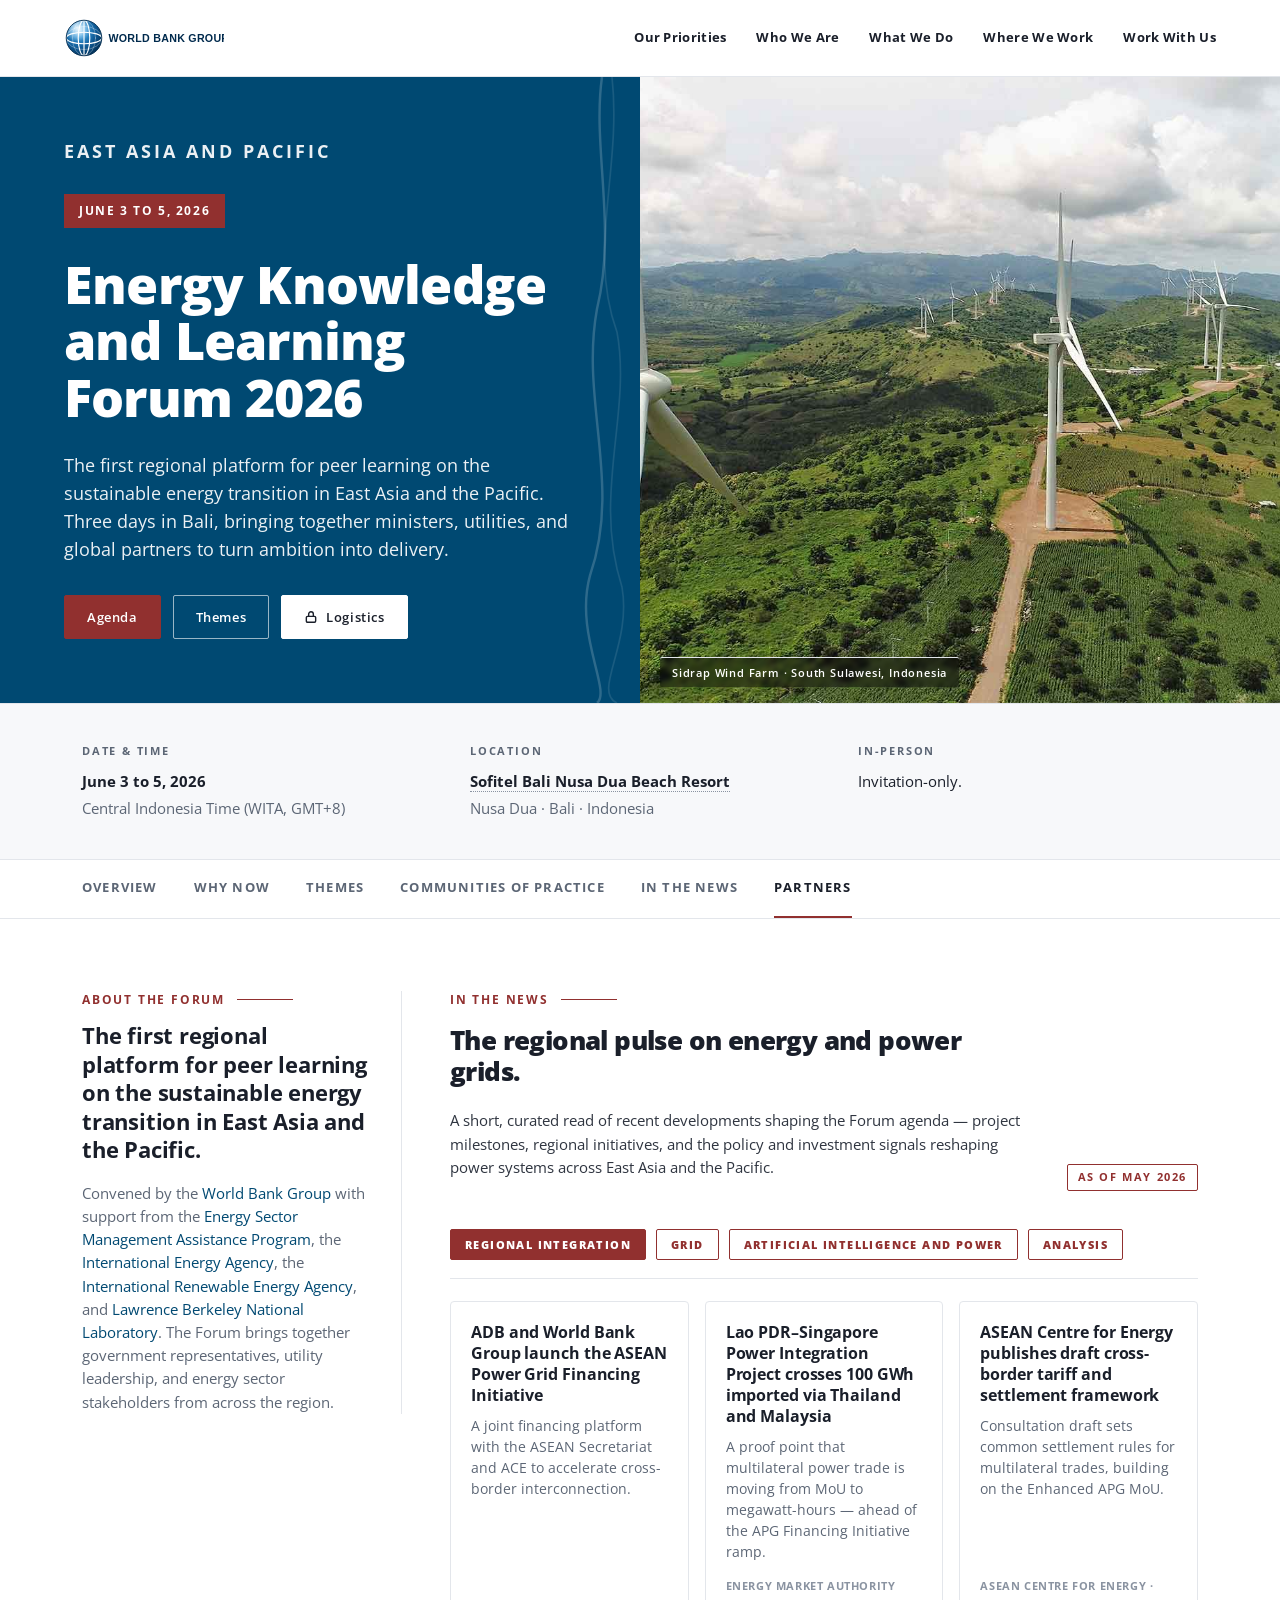
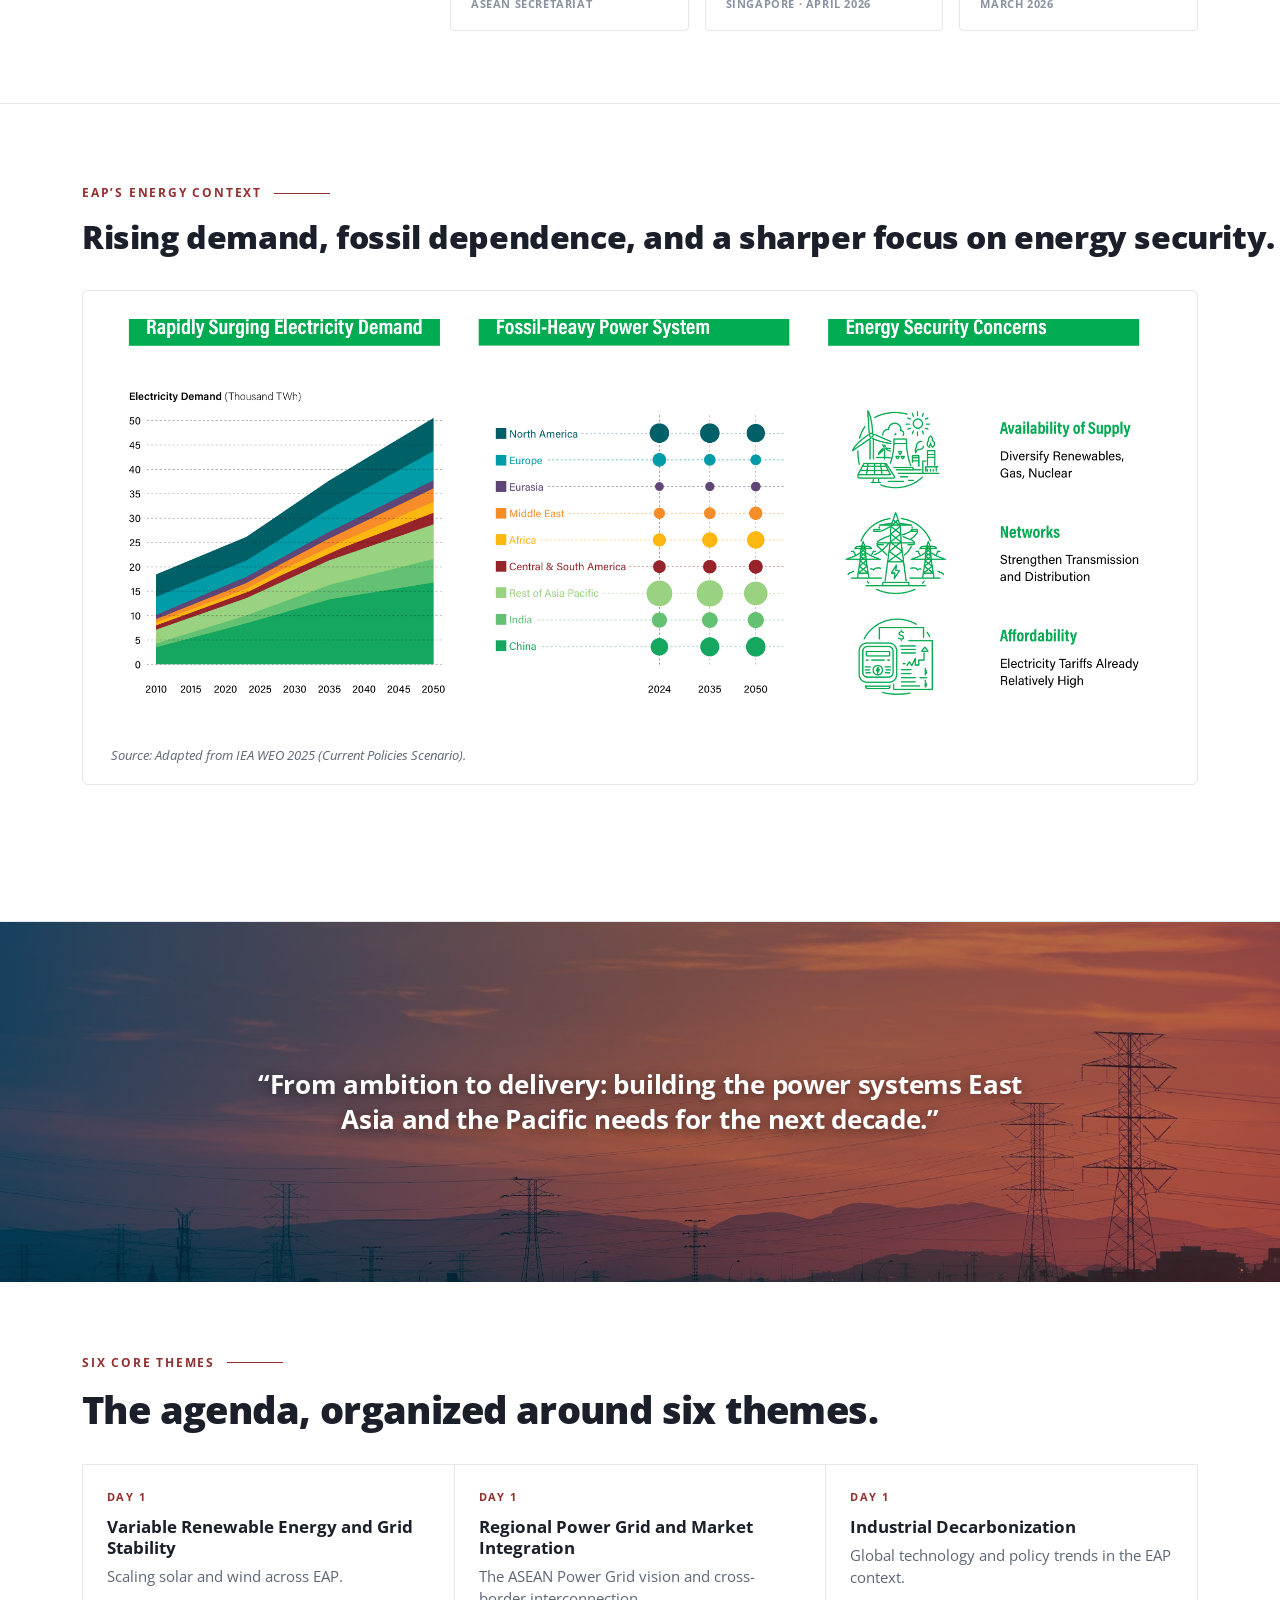
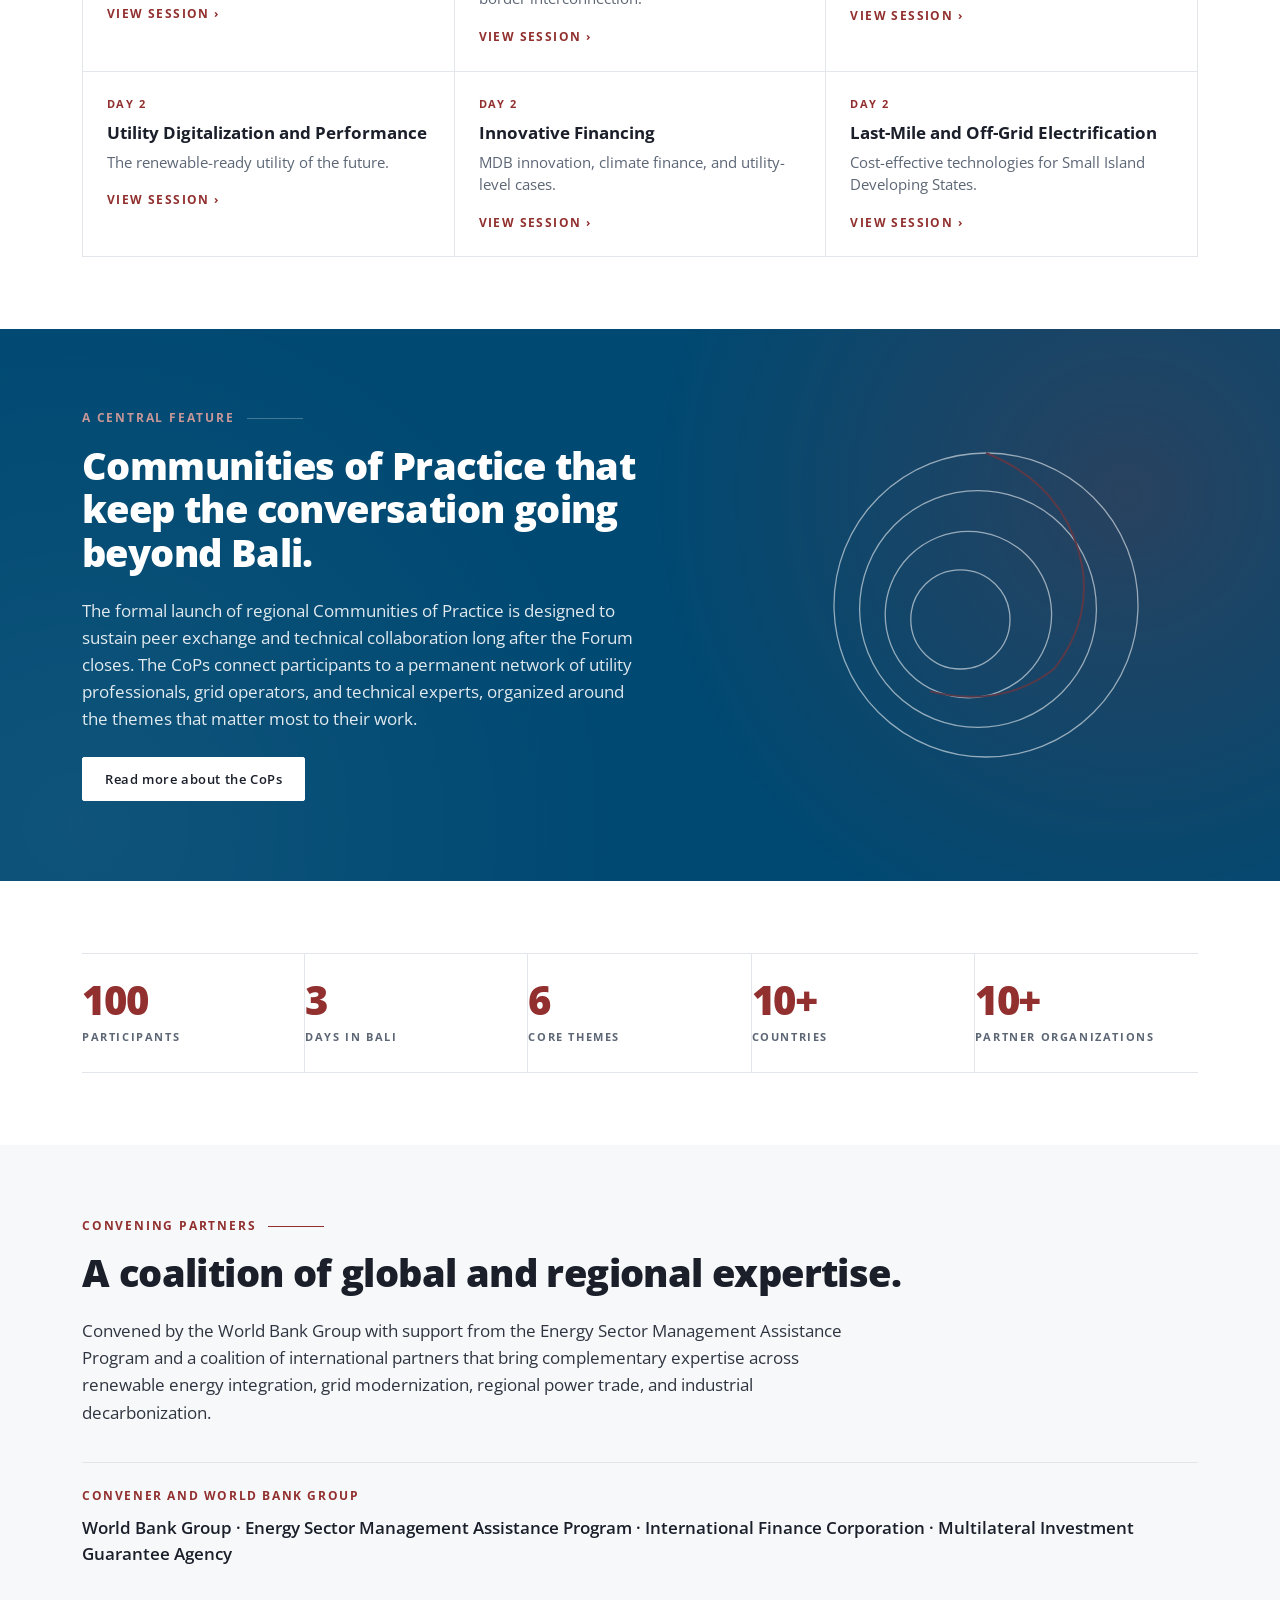
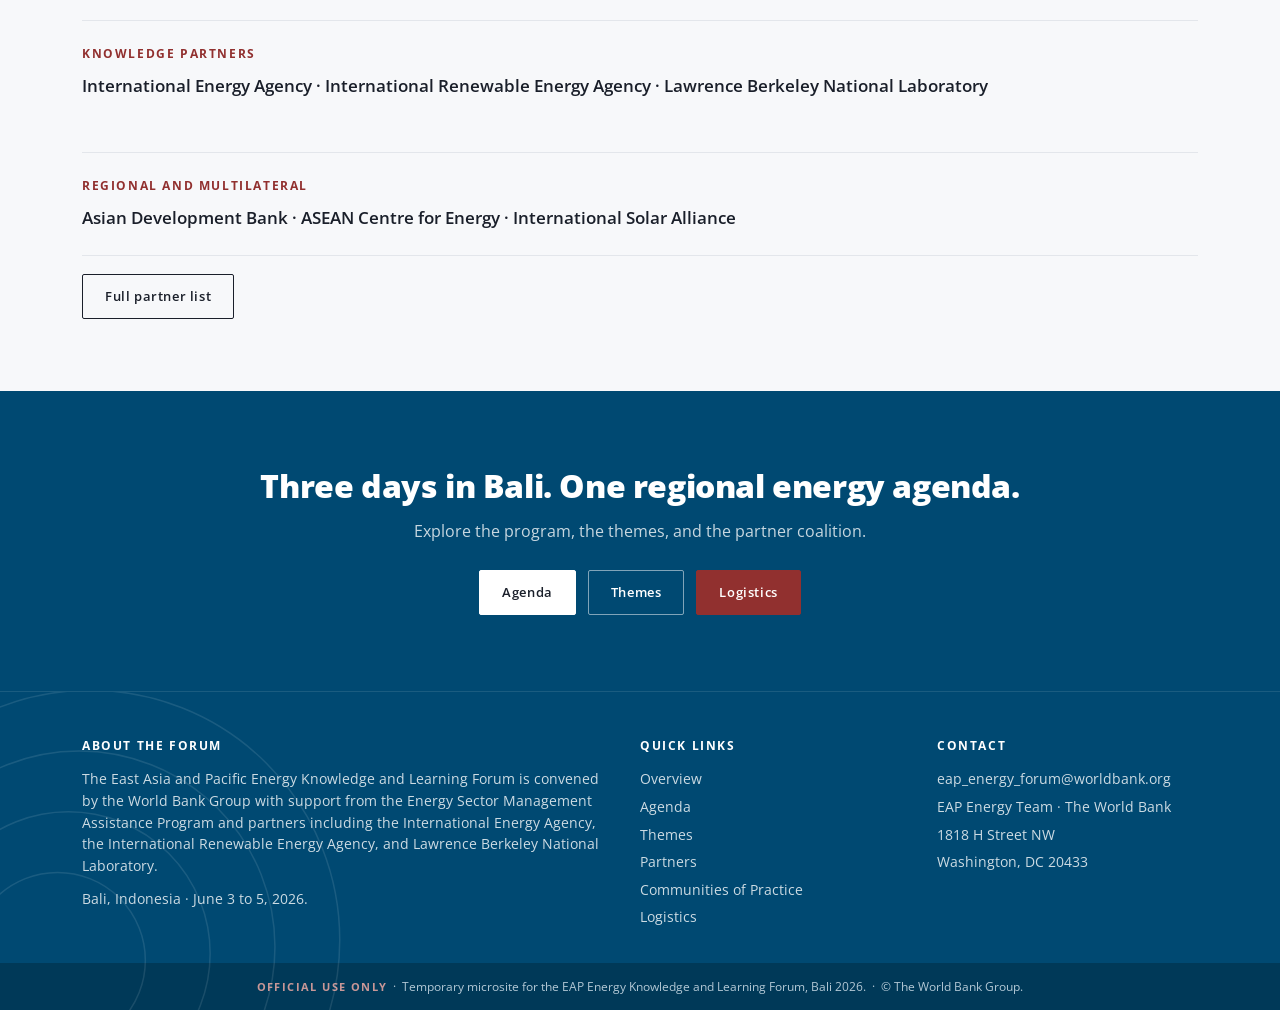
<file: index.html>
<!doctype html>
<html lang="en">
<head>
  <meta charset="utf-8">
  <meta name="viewport" content="width=device-width,initial-scale=1">
  <title>EAP Energy Knowledge and Learning Forum &middot; Bali 2026</title>
  <meta name="description" content="The East Asia and Pacific Energy Knowledge and Learning Forum on the Sustainable Energy Transition. Bali, Indonesia, June 3-5, 2026. Convened by the World Bank Group.">
  <link rel="stylesheet" href="css/styles.css">
</head>
<body>

<!-- ============================================================
     SPLIT HERO
     ============================================================ -->
<section class="hero-split">
  <div class="hero-split-left">
    <div class="hero-eyebrow">East Asia and Pacific</div>
    <span class="hero-tag upcoming">June 3 to 5, 2026</span>
    <h1>Energy Knowledge<br>and Learning Forum 2026</h1>
    <p class="hero-subtitle">
      The first regional platform for peer learning on the sustainable energy transition in East Asia and the Pacific. Three days in Bali, bringing together ministers, utilities, and global partners to turn ambition into delivery.
    </p>
    <div class="hero-cta-row">
      <a class="btn btn-accent" href="agenda.html">Agenda</a>
      <a class="btn btn-secondary" href="themes.html">Themes</a>
      <a class="btn btn-light" href="logistics.html" style="display:inline-flex; align-items:center; gap:8px;">
        <svg width="14" height="14" viewBox="0 0 24 24" fill="none" stroke="currentColor" stroke-width="2.4" stroke-linecap="round" stroke-linejoin="round" aria-hidden="true"><rect x="4" y="11" width="16" height="10" rx="2"/><path d="M8 11V7a4 4 0 0 1 8 0v4"/></svg>
        Logistics
      </a>
    </div>
  </div>
  <div class="hero-split-right" id="hero-rotator">
    <img class="hero-photo" src="images/sidrap-wind-farm.jpg" alt="Wind turbines at the Sidrap Wind Farm in South Sulawesi, Indonesia's first utility-scale wind power installation">
    <figcaption class="hero-photo-credit">Sidrap Wind Farm &middot; South Sulawesi, Indonesia</figcaption>
  </div>
</section>

<!-- ============================================================
     INFO STRIP
     ============================================================ -->
<section class="info-strip">
  <div class="info-strip-inner">
    <div class="info-strip-col">
      <h3>Date &amp; Time</h3>
      <p><strong>June 3 to 5, 2026</strong></p>
      <p>Central Indonesia Time (WITA, GMT+8)</p>
    </div>
    <div class="info-strip-col">
      <h3>Location</h3>
      <p><a href="https://all.accor.com/hotel/3171/index.en.shtml" target="_blank" rel="noopener"><strong>Sofitel Bali Nusa Dua Beach Resort</strong></a></p>
      <p>Nusa Dua &middot; Bali &middot; Indonesia</p>
    </div>
    <div class="info-strip-col">
      <h3>In-Person</h3>
      <p>Invitation-only.</p>
    </div>
  </div>
</section>

<!-- ============================================================
     SECTION TAB NAV (anchors)
     ============================================================ -->
<nav class="section-tabs" aria-label="On this page">
  <div class="section-tabs-inner">
    <a href="#overview" class="section-tab active">Overview</a>
    <a href="#why">Why Now</a>
    <a href="#themes">Themes</a>
    <a href="#cop">Communities of Practice</a>
    <a href="#news">In the News</a>
    <a href="#partners">Partners</a>
  </div>
</nav>

<!-- ============================================================
     ABOUT THE FORUM + IN THE NEWS — paired split section
     ============================================================ -->
<section id="overview" class="story-section">
  <div class="story-inner">
    <div class="about-news-split">

      <!-- LEFT: About the Forum -->
      <aside class="about-side">
        <p class="kicker">About the Forum</p>
        <h2 class="about-side-title">The first regional platform for peer learning on the sustainable energy transition in East Asia and the Pacific.</h2>
        <div class="story-body">
          <p>
            Convened by the <a href="https://www.worldbank.org/" target="_blank" rel="noopener">World Bank Group</a> with support from the <a href="https://www.esmap.org/" target="_blank" rel="noopener">Energy Sector Management Assistance Program</a>, the <a href="https://www.iea.org/" target="_blank" rel="noopener">International Energy Agency</a>, the <a href="https://www.irena.org/" target="_blank" rel="noopener">International Renewable Energy Agency</a>, and <a href="https://www.lbl.gov/" target="_blank" rel="noopener">Lawrence Berkeley National Laboratory</a>. The Forum brings together government representatives, utility leadership, and energy sector stakeholders from across the region.
          </p>
        </div>
      </aside>

      <!-- RIGHT: In the News -->
      <div class="news-side" id="news">
        <div class="news-header">
          <div>
            <p class="kicker">In the News</p>
            <h2 class="display">The regional pulse on energy and power grids.</h2>
            <p class="lead-2">A short, curated read of recent developments shaping the Forum agenda &mdash; project milestones, regional initiatives, and the policy and investment signals reshaping power systems across East Asia and the Pacific.</p>
          </div>
          <div class="news-meta">
            <span class="news-meta-label">As of May 2026</span>
          </div>
        </div>

        <div class="news-feed mt-32" id="news-feed">

      <div class="news-feed-tabs" role="tablist" aria-label="News categories">
        <button class="news-feed-tab is-active" data-cat="regional-integration" type="button">Regional Integration</button>
        <button class="news-feed-tab" data-cat="grid" type="button">Grid</button>
        <button class="news-feed-tab" data-cat="ai-power" type="button">Artificial Intelligence and Power</button>
        <button class="news-feed-tab" data-cat="analysis" type="button">Analysis</button>
      </div>

      <div class="news-feed-panels">

        <div class="news-feed-panel is-active" data-cat="regional-integration">
          <a class="news-card" href="https://asean.org/adb-and-world-bank-group-launch-the-asean-power-grid-financing-initiative-with-the-asean-secretariat-and-the-asean-centre-for-energy-ace/" target="_blank" rel="noopener">
            <h3>ADB and World Bank Group launch the ASEAN Power Grid Financing Initiative</h3>
            <p>A joint financing platform with the ASEAN Secretariat and ACE to accelerate cross-border interconnection.</p>
            <span class="news-source">ASEAN Secretariat</span>
          </a>
          <a class="news-card" href="#" target="_blank" rel="noopener">
            <h3>Lao PDR&ndash;Singapore Power Integration Project crosses 100 GWh imported via Thailand and Malaysia</h3>
            <p>A proof point that multilateral power trade is moving from MoU to megawatt-hours &mdash; ahead of the APG Financing Initiative ramp.</p>
            <span class="news-source">Energy Market Authority Singapore &middot; April 2026</span>
          </a>
          <a class="news-card" href="#" target="_blank" rel="noopener">
            <h3>ASEAN Centre for Energy publishes draft cross-border tariff and settlement framework</h3>
            <p>Consultation draft sets common settlement rules for multilateral trades, building on the Enhanced APG MoU.</p>
            <span class="news-source">ASEAN Centre for Energy &middot; March 2026</span>
          </a>
        </div>

        <div class="news-feed-panel" data-cat="grid">
          <a class="news-card" href="https://www.sarawakenergy.com/media-info/media-releases/2026/energisation-of-sarawak-sabah-interconnection-strengthens-regional-grid-network-2" target="_blank" rel="noopener">
            <h3>Sarawak&ndash;Sabah Interconnection energized, strengthening Borneo&rsquo;s regional grid</h3>
            <p>A new chapter for sub-regional power trade in Malaysia &mdash; an early proof point for the broader APG vision.</p>
            <span class="news-source">Sarawak Energy &middot; January 2026 &middot; Transmission</span>
          </a>
          <a class="news-card" href="https://www.pv-magazine.com/2026/05/05/indonesia-tenders-1-2-gw-of-solar/" target="_blank" rel="noopener">
            <h3>PLN tenders 1.2 GW of utility-scale solar under &ldquo;Mentari Nusantara I&rdquo;</h3>
            <p>Capacity spread across Java, Kalimantan, Sulawesi, Sumatra, and eastern Indonesia &mdash; targeted for commercial operation by 2029.</p>
            <span class="news-source">pv magazine &middot; May 2026 &middot; Generation</span>
          </a>
          <a class="news-card" href="https://www.greenclimate.fund/project/fp090" target="_blank" rel="noopener">
            <h3>Tonga Renewable Energy Project advances under the Pacific Islands Renewable Energy Investment Program</h3>
            <p>Utility-scale storage and green mini-grids on the outer islands &mdash; one of seven SIDS in the program.</p>
            <span class="news-source">Green Climate Fund &middot; Distribution</span>
          </a>
        </div>

        <div class="news-feed-panel" data-cat="ai-power">
          <a class="news-card" href="https://techwireasia.com/2026/02/singtel-sovereign-ai-infrastructure-southeast-asia-johor/" target="_blank" rel="noopener">
            <h3>Singtel builds an &ldquo;AI grid&rdquo; modeled on utility architecture across Johor and Batam</h3>
            <p>Data centers as generators, fiber and 5G as transmission &mdash; new AI-ready capacity scheduled online in H2 2026.</p>
            <span class="news-source">TechWire Asia</span>
          </a>
          <a class="news-card" href="#" target="_blank" rel="noopener">
            <h3>Microsoft commits $1.7 billion for renewable-powered AI data centres in Indonesia</h3>
            <p>One of the largest single-country cloud and AI infrastructure commitments in EAP &mdash; with explicit 24/7 carbon-free energy targets.</p>
            <span class="news-source">Microsoft News &middot; April 2026</span>
          </a>
          <a class="news-card" href="#" target="_blank" rel="noopener">
            <h3>IEA publishes its first AI-Power Sector Outlook to 2030</h3>
            <p>Data centre electricity demand could double by 2030, with Asia accounting for nearly half of new load &mdash; reshaping system-planning assumptions.</p>
            <span class="news-source">International Energy Agency &middot; February 2026</span>
          </a>
        </div>

        <div class="news-feed-panel" data-cat="analysis">
          <a class="news-card" href="https://www.iea.org/commentaries/driving-global-and-regional-collaboration-to-realise-the-asean-power-grid-vision" target="_blank" rel="noopener">
            <h3>IEA: Driving global and regional collaboration on the ASEAN Power Grid</h3>
            <p>A reference framing for the next phase of multilateral cooperation, ahead of the Forum&rsquo;s session on cross-border interconnection.</p>
            <span class="news-source">International Energy Agency</span>
          </a>
          <a class="news-card" href="#" target="_blank" rel="noopener">
            <h3>ESMAP: Universal electricity access in Pacific SIDS by 2030 needs roughly $5 billion</h3>
            <p>A new EAP financing gap analysis covering Fiji, Kiribati, RMI, FSM, Tonga, Tuvalu, and Vanuatu &mdash; with mini-grid pathways front and centre.</p>
            <span class="news-source">ESMAP / World Bank &middot; March 2026</span>
          </a>
          <a class="news-card" href="#" target="_blank" rel="noopener">
            <h3>ADB Asia-Pacific Energy Outlook: power demand to grow 60% by 2040, led by AI and electrification</h3>
            <p>The flagship outlook flags grid investment, regional power trade, and storage as the binding constraints for the next decade.</p>
            <span class="news-source">Asian Development Bank &middot; April 2026</span>
          </a>
        </div>

      </div>
        </div>
      </div>

    </div>
  </div>
</section>

<!-- ============================================================
     WHY NOW — two-column split with vertical rule
     ============================================================ -->
<section id="why" class="split-section">
  <div class="context-heading">
    <p class="kicker">EAP&rsquo;s Energy Context</p>
    <h2 class="pullquote one-line">Rising demand, fossil dependence, and a sharper focus on energy security.</h2>
  </div>
  <div class="context-figure-wrap">
    <figure class="context-figure">
      <img src="images/eap-energy-context.png" alt="EAP energy context: rapidly surging electricity demand to 2050, fossil-heavy power system, and energy security concerns across availability of supply, networks, and affordability.">
      <figcaption>Source: Adapted from IEA WEO 2025 (Current Policies Scenario).</figcaption>
    </figure>
  </div>
</section>

<!-- ============================================================
     INTERSTITIAL BANNER PHOTO
     ============================================================ -->
<section class="banner-photo" aria-hidden="true">
  <img src="images/transmission-sunset.jpg" alt="Power transmission lines at sunset">
  <div class="banner-overlay">
    <p class="banner-quote">&ldquo;From ambition to delivery: building the power systems East Asia and the Pacific needs for the next decade.&rdquo;</p>
  </div>
</section>

<!-- ============================================================
     THEMES — six cards
     ============================================================ -->
<section id="themes" class="story-section">
  <div class="story-inner">
    <p class="kicker">Six Core Themes</p>
    <h2 class="display">The agenda, organized around six themes.</h2>
    <div class="themes-grid mt-32 themes-grid-3x2">
      <!-- Row 1: Day 1 themes -->
      <div class="theme-card">
        <div class="theme-day">Day 1</div>
        <h3>Variable Renewable Energy and Grid Stability</h3>
        <p>Scaling solar and wind across EAP.</p>
        <a href="agenda.html#d1">View session &rsaquo;</a>
      </div>
      <div class="theme-card">
        <div class="theme-day">Day 1</div>
        <h3>Regional Power Grid and Market Integration</h3>
        <p>The ASEAN Power Grid vision and cross-border interconnection.</p>
        <a href="agenda.html#d1">View session &rsaquo;</a>
      </div>
      <div class="theme-card">
        <div class="theme-day">Day 1</div>
        <h3>Industrial Decarbonization</h3>
        <p>Global technology and policy trends in the EAP context.</p>
        <a href="agenda.html#d1">View session &rsaquo;</a>
      </div>
      <!-- Row 2: Day 2 themes -->
      <div class="theme-card">
        <div class="theme-day">Day 2</div>
        <h3>Utility Digitalization and Performance</h3>
        <p>The renewable-ready utility of the future.</p>
        <a href="agenda.html#d2">View session &rsaquo;</a>
      </div>
      <div class="theme-card">
        <div class="theme-day">Day 2</div>
        <h3>Innovative Financing</h3>
        <p>MDB innovation, climate finance, and utility-level cases.</p>
        <a href="agenda.html#d2">View session &rsaquo;</a>
      </div>
      <div class="theme-card">
        <div class="theme-day">Day 2</div>
        <h3>Last-Mile and Off-Grid Electrification</h3>
        <p>Cost-effective technologies for Small Island Developing States.</p>
        <a href="agenda.html#d2">View session &rsaquo;</a>
      </div>
    </div>
  </div>
</section>

<!-- ============================================================
     COMMUNITIES OF PRACTICE — visual band
     ============================================================ -->
<section id="cop" class="band">
  <div class="band-inner">
    <div class="band-left">
      <p class="kicker light">A Central Feature</p>
      <h2 class="display light">Communities of Practice that keep the conversation going beyond Bali.</h2>
      <p class="band-body">
        The formal launch of regional Communities of Practice is designed to sustain peer exchange and technical collaboration long after the Forum closes. The CoPs connect participants to a permanent network of utility professionals, grid operators, and technical experts, organized around the themes that matter most to their work.
      </p>
      <a class="btn btn-light" href="communities.html">Read more about the CoPs</a>
    </div>
    <div class="band-right" aria-hidden="true">
      <div class="band-device"></div>
    </div>
  </div>
</section>

<!-- ============================================================
     STATS
     ============================================================ -->
<section class="story-section">
  <div class="story-inner">
    <div class="stats mt-0">
      <div class="stat"><div class="v">100</div><div class="l">Participants</div></div>
      <div class="stat"><div class="v">3</div><div class="l">Days in Bali</div></div>
      <div class="stat"><div class="v">6</div><div class="l">Core themes</div></div>
      <div class="stat"><div class="v">10+</div><div class="l">Countries</div></div>
      <div class="stat"><div class="v">10+</div><div class="l">Partner organizations</div></div>
    </div>
  </div>
</section>

<!-- ============================================================
     PARTNERS — logo grid
     ============================================================ -->
<section id="partners" class="story-section grey">
  <div class="story-inner">
    <p class="kicker">Convening Partners</p>
    <h2 class="display">A coalition of global and regional expertise.</h2>
    <p class="lead-2">Convened by the World Bank Group with support from the Energy Sector Management Assistance Program and a coalition of international partners that bring complementary expertise across renewable energy integration, grid modernization, regional power trade, and industrial decarbonization.</p>

    <div class="partner-tiers">
      <div class="partner-tier">
        <h4 class="tier-label">Convener and World Bank Group</h4>
        <p class="tier-list">World Bank Group &middot; Energy Sector Management Assistance Program &middot; International Finance Corporation &middot; Multilateral Investment Guarantee Agency</p>
      </div>
      <div class="partner-tier">
        <h4 class="tier-label">Knowledge Partners</h4>
        <p class="tier-list">International Energy Agency &middot; International Renewable Energy Agency &middot; Lawrence Berkeley National Laboratory</p>
      </div>
      <div class="partner-tier">
        <h4 class="tier-label">Regional and Multilateral</h4>
        <p class="tier-list">Asian Development Bank &middot; ASEAN Centre for Energy &middot; International Solar Alliance</p>
      </div>
    </div>

    <div class="btn-row mt-24">
      <a class="btn btn-outline" href="partners.html">Full partner list</a>
    </div>
  </div>
</section>

<!-- ============================================================
     CLOSING CTA
     ============================================================ -->
<section class="closing-cta">
  <div class="closing-inner">
    <h2>Three days in Bali. One regional energy agenda.</h2>
    <p>Explore the program, the themes, and the partner coalition.</p>
    <div class="btn-row">
      <a class="btn btn-light" href="agenda.html">Agenda</a>
      <a class="btn btn-ghost" href="themes.html">Themes</a>
      <a class="btn btn-accent" href="logistics.html">Logistics</a>
    </div>
  </div>
</section>

<script src="js/partials.js"></script>
<script>
  // Smooth scroll for in-page anchors + active-tab highlight
  const tabs = document.querySelectorAll('.section-tabs a');
  function setActive(id) {
    tabs.forEach(t => t.classList.toggle('active', t.getAttribute('href') === '#' + id));
  }
  tabs.forEach(t => t.addEventListener('click', e => {
    const id = t.getAttribute('href').slice(1);
    const el = document.getElementById(id);
    if (el) { e.preventDefault(); el.scrollIntoView({ behavior: 'smooth', block: 'start' }); setActive(id); history.replaceState(null,'', '#'+id); }
  }));
  // Update active tab on scroll
  const ids = ['overview','why','themes','cop','news','partners'];
  const obs = new IntersectionObserver(entries => {
    entries.forEach(e => { if (e.isIntersecting) setActive(e.target.id); });
  }, { rootMargin: '-30% 0px -65% 0px', threshold: 0 });
  ids.forEach(id => { const el = document.getElementById(id); if (el) obs.observe(el); });

  // News feed — category tabs, auto-rotate every 10s, click to switch.
  (function () {
    const feed = document.getElementById('news-feed');
    if (!feed) return;
    const tabs   = Array.from(feed.querySelectorAll('.news-feed-tab'));
    const panels = Array.from(feed.querySelectorAll('.news-feed-panel'));
    if (tabs.length === 0 || panels.length === 0) return;

    let i = 0;
    let paused = false;
    let timer = null;
    const INTERVAL = 5000;

    function show(idx) {
      i = ((idx % tabs.length) + tabs.length) % tabs.length;
      const cat = tabs[i].getAttribute('data-cat');
      tabs.forEach(t => t.classList.toggle('is-active', t.getAttribute('data-cat') === cat));
      panels.forEach(p => p.classList.toggle('is-active', p.getAttribute('data-cat') === cat));
    }

    function tick() { if (!paused) show(i + 1); }

    function restart() {
      clearInterval(timer);
      timer = setInterval(tick, INTERVAL);
    }

    tabs.forEach((t, j) => {
      t.addEventListener('click', () => { show(j); restart(); });
    });

    feed.addEventListener('mouseenter', () => { paused = true; });
    feed.addEventListener('mouseleave', () => { paused = false; });
    document.addEventListener('visibilitychange', () => {
      paused = document.hidden;
    });

    show(0);
    if (!window.matchMedia('(prefers-reduced-motion: reduce)').matches) {
      restart();
    }
  })();

  // Hero photo rotator — 5 curated images, ~5s per slide, pause on hover, respects reduced motion.
  (function () {
    const wrap = document.getElementById('hero-rotator');
    if (!wrap) return;
    const img = wrap.querySelector('.hero-photo');
    const cap = wrap.querySelector('.hero-photo-credit');
    const slides = [
      { src: 'images/sidrap-wind-farm.jpg',    alt: "Wind turbines at the Sidrap Wind Farm in South Sulawesi, Indonesia's first utility-scale wind power installation", caption: 'Sidrap Wind Farm · South Sulawesi, Indonesia' },
      { src: 'images/bangui-wind-farm.jpg',    alt: "Wind turbines along the coast at the Bangui Wind Farm in Ilocos Norte, Philippines — Southeast Asia's largest",    caption: 'Bangui Wind Farm · Ilocos Norte, Philippines' },
      { src: 'images/baclieu-wind-farm.jpg',   alt: 'Wind turbines at the Bạc Liêu near-shore wind farm in the Mekong Delta, Vietnam',                                  caption: 'Bạc Liêu Wind Farm · Mekong Delta, Vietnam' },
      { src: 'images/transmission-sunset.jpg', alt: 'High-voltage transmission lines silhouetted against a sunset sky',                                                  caption: 'Grid infrastructure · East Asia and the Pacific' },
      { src: 'images/bali-rice-terraces.jpg',  alt: 'Terraced rice paddies in the Bali highlands',                                                                      caption: 'Rice terraces · Bali, Indonesia' },
      { src: 'images/world-dots.svg',          alt: 'Dotted world map highlighting Bali, Indonesia',                                                                     caption: 'Bali · Forum host city, East Asia and Pacific' },
    ];
    slides.forEach(s => { const pre = new Image(); pre.src = s.src; });
    if (window.matchMedia('(prefers-reduced-motion: reduce)').matches) return;
    let i = 0;
    let paused = false;
    wrap.addEventListener('mouseenter', () => { paused = true; });
    wrap.addEventListener('mouseleave', () => { paused = false; });
    document.addEventListener('visibilitychange', () => { paused = document.hidden; });
    setInterval(() => {
      if (paused) return;
      i = (i + 1) % slides.length;
      const s = slides[i];
      wrap.classList.add('is-fading');
      setTimeout(() => {
        img.src = s.src;
        img.alt = s.alt;
        cap.textContent = s.caption;
        wrap.classList.toggle('is-map', s.src.endsWith('.svg'));
        wrap.classList.remove('is-fading');
      }, 600);
    }, 5000);
  })();
</script>
</body>
</html>
</file>
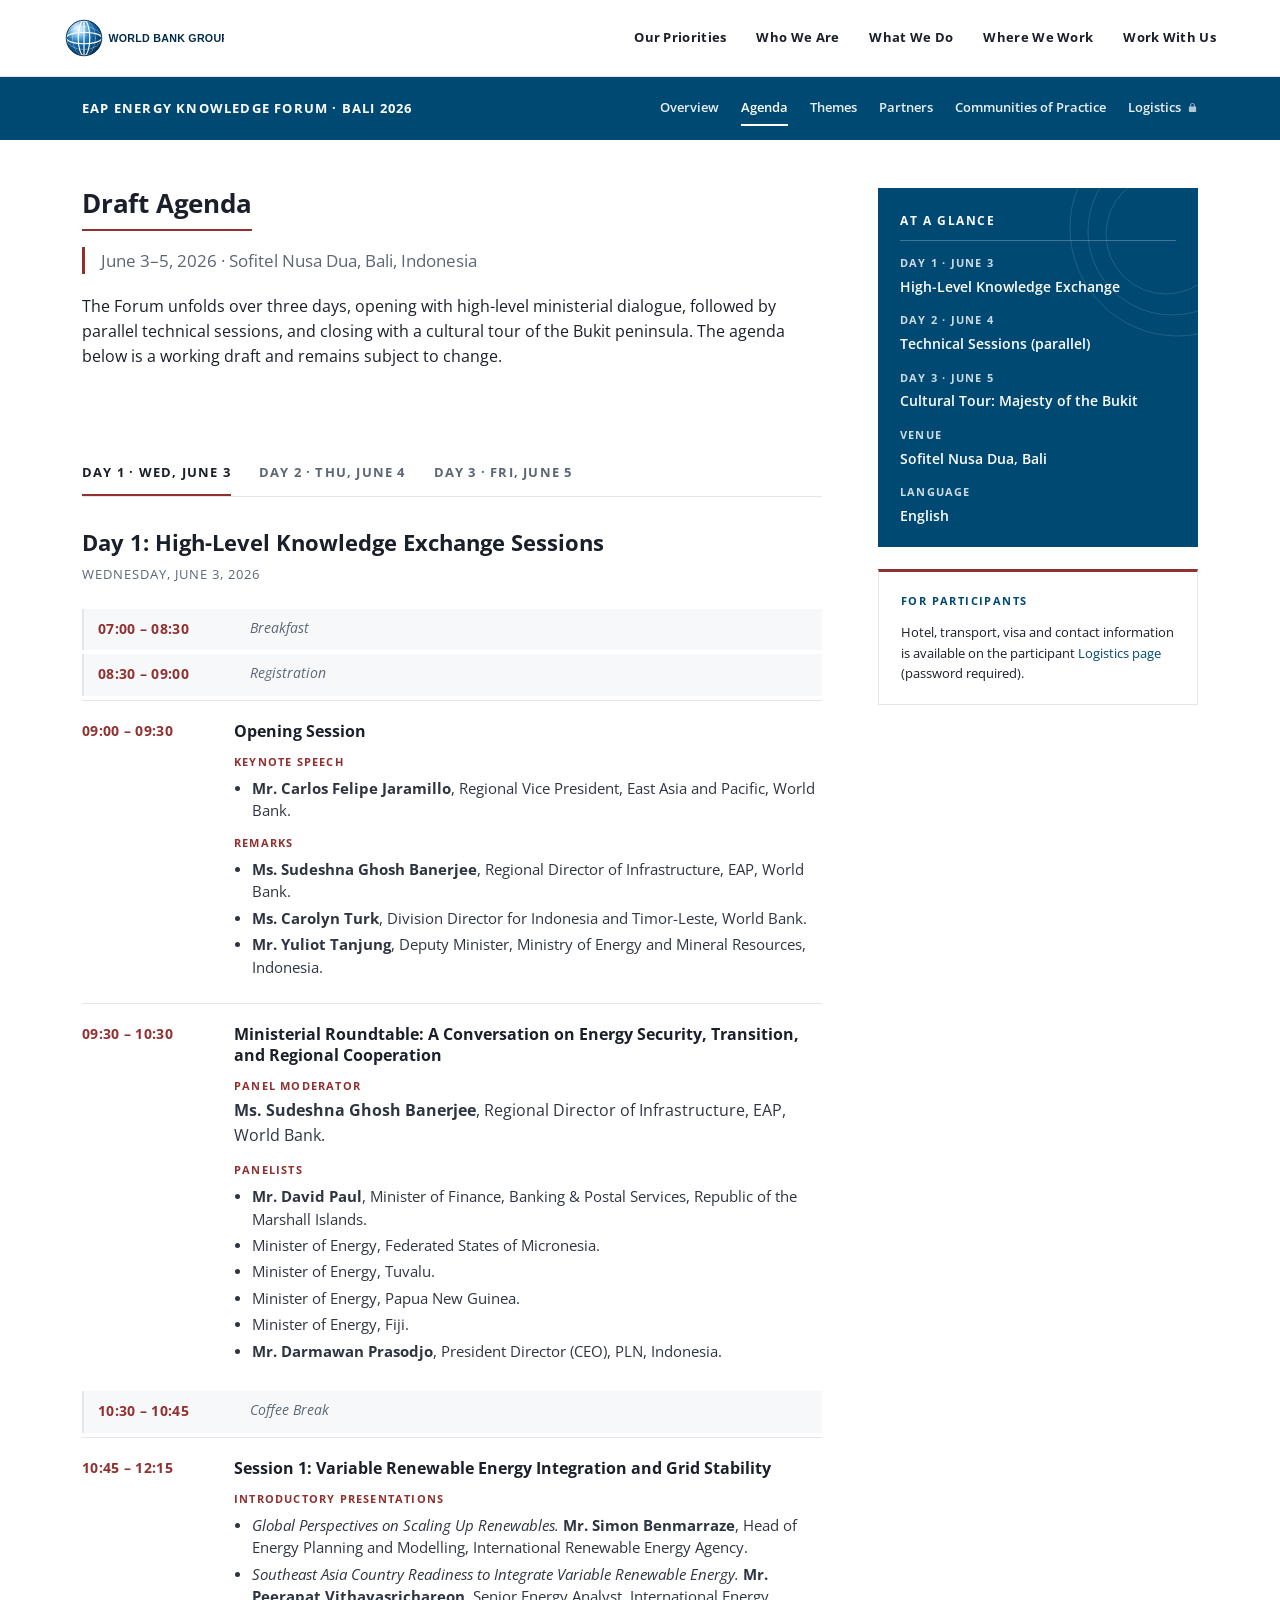
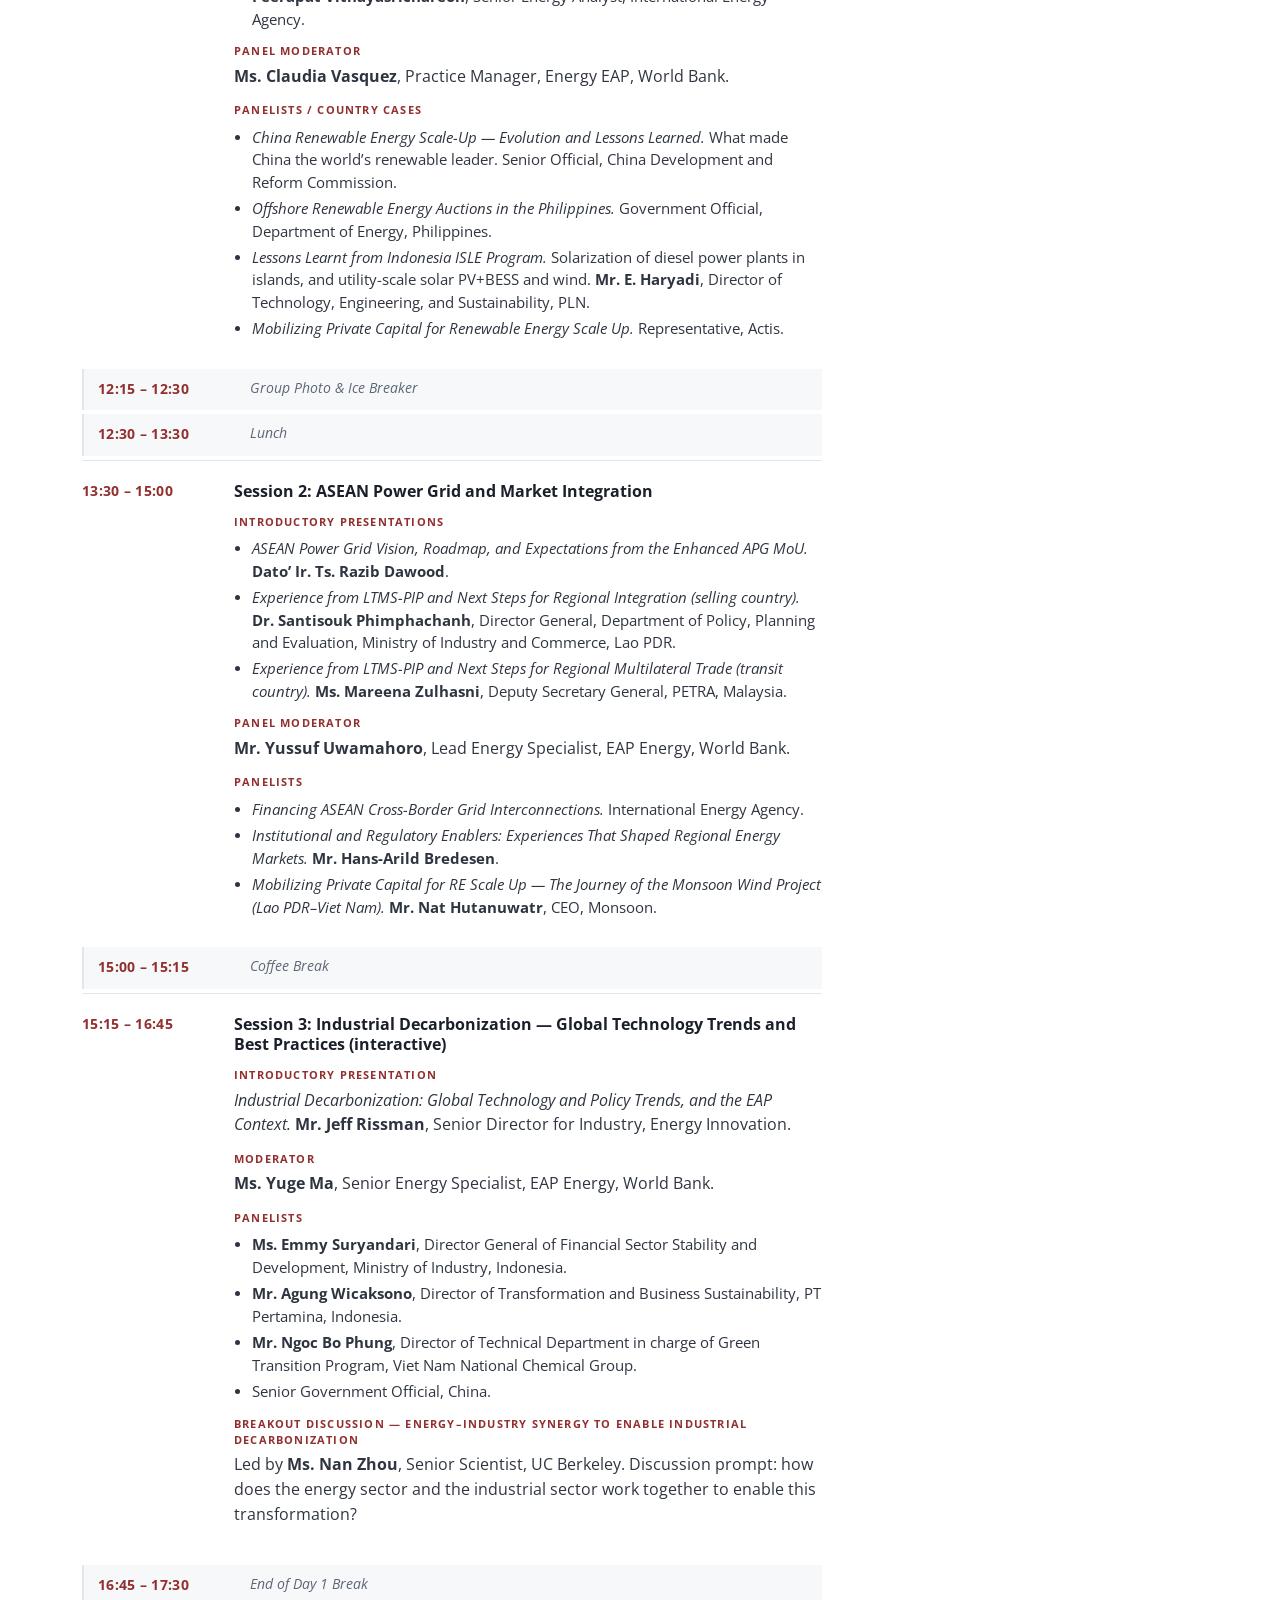
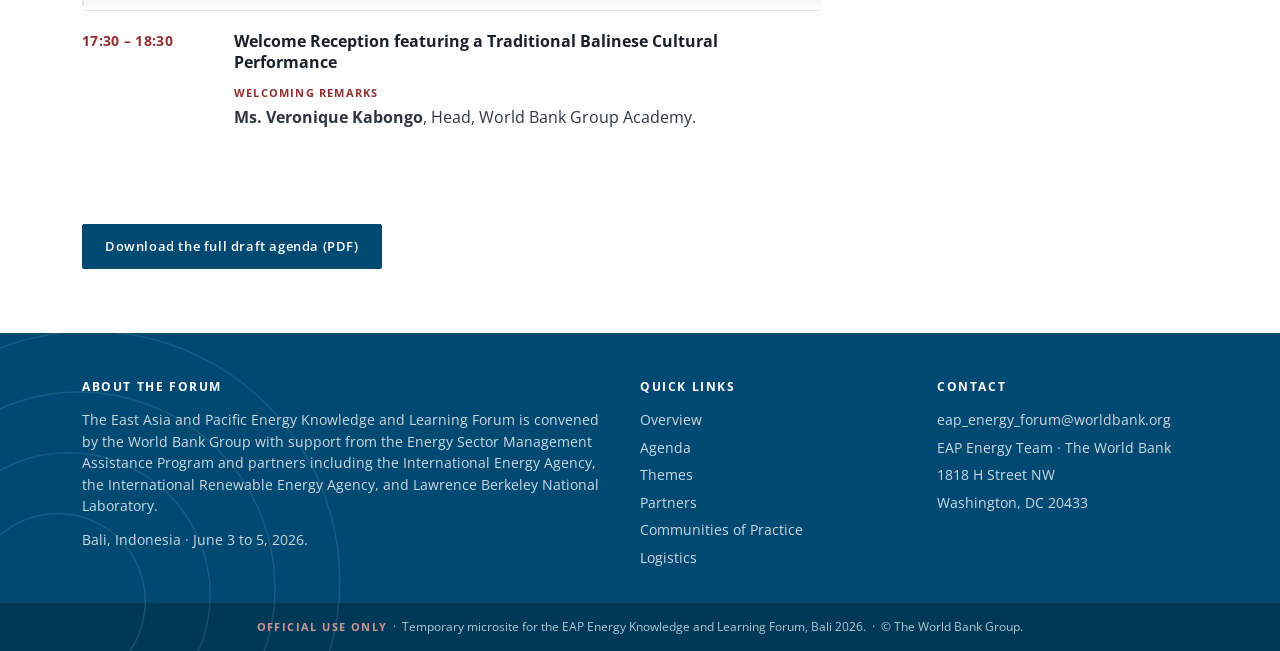
<file: agenda.html>
<!doctype html>
<html lang="en">
<head>
 <meta charset="utf-8">
 <meta name="viewport" content="width=device-width,initial-scale=1">
 <title>Agenda | EAP Energy Knowledge and Learning Forum</title>
 <link rel="stylesheet" href="css/styles.css">
</head>
<body>

<div class="page">
 <main>
 <h2>Draft Agenda</h2>
 <p class="lead">June 3&ndash;5, 2026 &middot; Sofitel Nusa Dua, Bali, Indonesia</p>
 <p>
 The Forum unfolds over three days, opening with high-level ministerial dialogue, followed by parallel technical sessions, and closing with a cultural tour of the Bukit peninsula. The agenda below is a working draft and remains subject to change.
 </p>
 <p>
 <a class="btn btn-secondary" href="downloads/EAP-Energy-Forum-Agenda-Draft.pdf" target="_blank">Download draft agenda (PDF)</a>
 </p>

 <div class="day-tabs" role="tablist">
 <button class="day-tab active" data-day="d1" role="tab">Day 1 &middot; Wed, June 3</button>
 <button class="day-tab" data-day="d2" role="tab">Day 2 &middot; Thu, June 4</button>
 <button class="day-tab" data-day="d3" role="tab">Day 3 &middot; Fri, June 5</button>
 </div>

 <!-- ===== DAY 1 ===== -->
 <section class="day-panel active" id="d1">
 <h3 class="day-title">Day 1: High-Level Knowledge Exchange Sessions</h3>
 <p class="day-subtitle">Wednesday, June 3, 2026</p>

 <div class="session break">
 <div class="time">07:00 &ndash; 08:30</div>
 <div><div class="title">Breakfast</div></div>
 </div>
 <div class="session break">
 <div class="time">08:30 &ndash; 09:00</div>
 <div><div class="title">Registration</div></div>
 </div>

 <div class="session">
 <div class="time">09:00 &ndash; 09:30</div>
 <div class="details">
 <div class="title">Opening Session</div>
 <div class="role">Keynote Speech</div>
 <ul>
 <li><strong>Mr. Carlos Felipe Jaramillo</strong>, Regional Vice President, East Asia and Pacific, World Bank.</li>
 </ul>
 <div class="role">Remarks</div>
 <ul>
 <li><strong>Ms. Sudeshna Ghosh Banerjee</strong>, Regional Director of Infrastructure, EAP, World Bank.</li>
 <li><strong>Ms. Carolyn Turk</strong>, Division Director for Indonesia and Timor-Leste, World Bank.</li>
 <li><strong>Mr. Yuliot Tanjung</strong>, Deputy Minister, Ministry of Energy and Mineral Resources, Indonesia.</li>
 </ul>
 </div>
 </div>

 <div class="session">
 <div class="time">09:30 &ndash; 10:30</div>
 <div class="details">
 <div class="title">Ministerial Roundtable: A Conversation on Energy Security, Transition, and Regional Cooperation</div>
 <div class="role">Panel Moderator</div>
 <p><strong>Ms. Sudeshna Ghosh Banerjee</strong>, Regional Director of Infrastructure, EAP, World Bank.</p>
 <div class="role">Panelists</div>
 <ul>
 <li><strong>Mr. David Paul</strong>, Minister of Finance, Banking &amp; Postal Services, Republic of the Marshall Islands.</li>
 <li>Minister of Energy, Federated States of Micronesia.</li>
 <li>Minister of Energy, Tuvalu.</li>
 <li>Minister of Energy, Papua New Guinea.</li>
 <li>Minister of Energy, Fiji.</li>
 <li><strong>Mr. Darmawan Prasodjo</strong>, President Director (CEO), PLN, Indonesia.</li>
 </ul>
 </div>
 </div>

 <div class="session break">
 <div class="time">10:30 &ndash; 10:45</div>
 <div><div class="title">Coffee Break</div></div>
 </div>

 <div class="session">
 <div class="time">10:45 &ndash; 12:15</div>
 <div class="details">
 <div class="title">Session 1: Variable Renewable Energy Integration and Grid Stability</div>
 <div class="role">Introductory Presentations</div>
 <ul>
 <li><em>Global Perspectives on Scaling Up Renewables.</em> <strong>Mr. Simon Benmarraze</strong>, Head of Energy Planning and Modelling, International Renewable Energy Agency.</li>
 <li><em>Southeast Asia Country Readiness to Integrate Variable Renewable Energy.</em> <strong>Mr. Peerapat Vithayasrichareon</strong>, Senior Energy Analyst, International Energy Agency.</li>
 </ul>
 <div class="role">Panel Moderator</div>
 <p><strong>Ms. Claudia Vasquez</strong>, Practice Manager, Energy EAP, World Bank.</p>
 <div class="role">Panelists / Country Cases</div>
 <ul>
 <li><em>China Renewable Energy Scale-Up &mdash; Evolution and Lessons Learned.</em> What made China the world&rsquo;s renewable leader. Senior Official, China Development and Reform Commission.</li>
 <li><em>Offshore Renewable Energy Auctions in the Philippines.</em> Government Official, Department of Energy, Philippines.</li>
 <li><em>Lessons Learnt from Indonesia ISLE Program.</em> Solarization of diesel power plants in islands, and utility-scale solar PV+BESS and wind. <strong>Mr. E. Haryadi</strong>, Director of Technology, Engineering, and Sustainability, PLN.</li>
 <li><em>Mobilizing Private Capital for Renewable Energy Scale Up.</em> Representative, Actis.</li>
 </ul>
 </div>
 </div>

 <div class="session break">
 <div class="time">12:15 &ndash; 12:30</div>
 <div><div class="title">Group Photo &amp; Ice Breaker</div></div>
 </div>
 <div class="session break">
 <div class="time">12:30 &ndash; 13:30</div>
 <div><div class="title">Lunch</div></div>
 </div>

 <div class="session">
 <div class="time">13:30 &ndash; 15:00</div>
 <div class="details">
 <div class="title">Session 2: ASEAN Power Grid and Market Integration</div>
 <div class="role">Introductory Presentations</div>
 <ul>
 <li><em>ASEAN Power Grid Vision, Roadmap, and Expectations from the Enhanced APG MoU.</em> <strong>Dato&rsquo; Ir. Ts. Razib Dawood</strong>.</li>
 <li><em>Experience from LTMS-PIP and Next Steps for Regional Integration (selling country).</em> <strong>Dr. Santisouk Phimphachanh</strong>, Director General, Department of Policy, Planning and Evaluation, Ministry of Industry and Commerce, Lao PDR.</li>
 <li><em>Experience from LTMS-PIP and Next Steps for Regional Multilateral Trade (transit country).</em> <strong>Ms. Mareena Zulhasni</strong>, Deputy Secretary General, PETRA, Malaysia.</li>
 </ul>
 <div class="role">Panel Moderator</div>
 <p><strong>Mr. Yussuf Uwamahoro</strong>, Lead Energy Specialist, EAP Energy, World Bank.</p>
 <div class="role">Panelists</div>
 <ul>
 <li><em>Financing ASEAN Cross-Border Grid Interconnections.</em> International Energy Agency.</li>
 <li><em>Institutional and Regulatory Enablers: Experiences That Shaped Regional Energy Markets.</em> <strong>Mr. Hans-Arild Bredesen</strong>.</li>
 <li><em>Mobilizing Private Capital for RE Scale Up &mdash; The Journey of the Monsoon Wind Project (Lao PDR&ndash;Viet Nam).</em> <strong>Mr. Nat Hutanuwatr</strong>, CEO, Monsoon.</li>
 </ul>
 </div>
 </div>

 <div class="session break">
 <div class="time">15:00 &ndash; 15:15</div>
 <div><div class="title">Coffee Break</div></div>
 </div>

 <div class="session">
 <div class="time">15:15 &ndash; 16:45</div>
 <div class="details">
 <div class="title">Session 3: Industrial Decarbonization &mdash; Global Technology Trends and Best Practices (interactive)</div>
 <div class="role">Introductory Presentation</div>
 <p><em>Industrial Decarbonization: Global Technology and Policy Trends, and the EAP Context.</em> <strong>Mr. Jeff Rissman</strong>, Senior Director for Industry, Energy Innovation.</p>
 <div class="role">Moderator</div>
 <p><strong>Ms. Yuge Ma</strong>, Senior Energy Specialist, EAP Energy, World Bank.</p>
 <div class="role">Panelists</div>
 <ul>
 <li><strong>Ms. Emmy Suryandari</strong>, Director General of Financial Sector Stability and Development, Ministry of Industry, Indonesia.</li>
 <li><strong>Mr. Agung Wicaksono</strong>, Director of Transformation and Business Sustainability, PT Pertamina, Indonesia.</li>
 <li><strong>Mr. Ngoc Bo Phung</strong>, Director of Technical Department in charge of Green Transition Program, Viet Nam National Chemical Group.</li>
 <li>Senior Government Official, China.</li>
 </ul>
 <div class="role">Breakout Discussion &mdash; Energy&ndash;Industry Synergy to Enable Industrial Decarbonization</div>
 <p>Led by <strong>Ms. Nan Zhou</strong>, Senior Scientist, UC Berkeley. Discussion prompt: how does the energy sector and the industrial sector work together to enable this transformation?</p>
 </div>
 </div>

 <div class="session break">
 <div class="time">16:45 &ndash; 17:30</div>
 <div><div class="title">End of Day 1 Break</div></div>
 </div>

 <div class="session">
 <div class="time">17:30 &ndash; 18:30</div>
 <div class="details">
 <div class="title">Welcome Reception featuring a Traditional Balinese Cultural Performance</div>
 <div class="role">Welcoming Remarks</div>
 <p><strong>Ms. Veronique Kabongo</strong>, Head, World Bank Group Academy.</p>
 </div>
 </div>
 </section>

 <!-- ===== DAY 2 ===== -->
 <section class="day-panel" id="d2">
 <h3 class="day-title">Day 2: Technical Knowledge-Sharing Interactive Sessions</h3>
 <p class="day-subtitle">Thursday, June 4, 2026 &middot; Parallel sessions</p>

 <div class="session break">
 <div class="time">08:30 &ndash; 09:00</div>
 <div><div class="title">Welcome Coffee</div></div>
 </div>

 <div class="session">
 <div class="time">09:00 &ndash; 10:30</div>
 <div class="details">
 <div class="title">Session 4A: Utility Digitalization and Grid Reinforcement for Enhanced VRE Uptake</div>
 <p>The VRE-Ready Utility of the Future &middot; Parallel session</p>
 <div class="role">Panel Moderator</div>
 <p><strong>Mr. Nicolas Sans</strong>, Lead Energy Specialist, EAP, World Bank.</p>
 <div class="role">Presentations</div>
 <ul>
 <li><em>Setting the Benchmark for Grid Digitalization in Asia &mdash; Case of KEPCO.</em> What does a world-class digital utility look like?</li>
 <li><em>Transmission System Digitalization for High Uptake of Renewable Energy Integration &mdash; Case of Viet Nam.</em> <strong>Mr. Nguyen Duc Ninh</strong>, President and CEO, NSMO.</li>
 <li><em>Digitalization for Distribution Utility Turnaround, Loss Reduction, and RE Scale Up &mdash; Case of Tata Power Delhi.</em> <strong>Mr. Tarun Batra</strong>, Head of Digital &amp; Information Technology (D&amp;IT), Tata Power Delhi Distribution Limited (Tata Power-DDL).</li>
 <li><em>Building a Smart, Solar-Ready Grid &mdash; Case of PLN.</em> ADMS and DER strategy &mdash; a realistic, phased approach. <strong>Ms. Arsyadany Ghana Akmalaputri</strong>, Director of Distribution, PLN.</li>
 </ul>
 </div>
 </div>

 <div class="session">
 <div class="time">09:00 &ndash; 10:30</div>
 <div class="details">
 <div class="title">Session 4B: Unlocking ASEAN Power Trade Through Subsea Interconnections</div>
 <p>Parallel session</p>
 <div class="role">Panel Moderator</div>
 <p><strong>Ms. Shani Nadhila</strong>, Manager, PIN, ACE.</p>
 <div class="role">Presentations</div>
 <ul>
 <li><em>APG Subsea Cable Project Development and Financing.</em> <strong>Mr. Andrea Meola</strong>, Global Markets &amp; Business Development Director, CESI.</li>
 <li><em>Case Study &mdash; Operational Experience from Korea Power Exchange (KPX).</em> <strong>Mr. Byoungyoon Shin</strong>, Senior Manager, System Operation Division, KPX.</li>
 </ul>
 </div>
 </div>

 <div class="session break">
 <div class="time">10:30 &ndash; 10:45</div>
 <div><div class="title">Coffee Break</div></div>
 </div>

 <div class="session">
 <div class="time">10:45 &ndash; 12:30</div>
 <div class="details">
 <div class="title">Session 5A: Innovative Financing Solutions from MDBs and Climate Financing</div>
 <p>Parallel session</p>
 <div class="role">Panel Moderator</div>
 <p><strong>Ms. Zayra Romo</strong>, Lead Energy Specialist, EAP, World Bank.</p>
 <div class="role">Presentations</div>
 <ul>
 <li><em>Financial Innovation for Development to Support Energy Transition and Industrial Decarbonization in EAP.</em> World Bank Treasury Team.</li>
 <li><em>Innovative Financing Platforms for Low-Carbon Investments.</em> IFC and MIGA.</li>
 <li><em>Climate Finance Opportunities.</em> CIF Secretariat and GEF Secretariat.</li>
 <li><em>Case Study of PLN&rsquo;s Innovative Financing Solutions.</em> <strong>Ms. Maya Rani Puspita</strong>, Head of Finance Division, PLN.</li>
 </ul>
 </div>
 </div>

 <div class="session">
 <div class="time">10:45 &ndash; 12:30</div>
 <div class="details">
 <div class="title">Session 5B: Financing Mechanisms for Low-Carbon Investment and Industrial Decarbonization</div>
 <p>Parallel session</p>
 <div class="role">Panel Moderator</div>
 <p><strong>Ms. Xiaodong Wang</strong>, Lead Energy Specialist, EAP, World Bank.</p>
 <div class="role">Presentations</div>
 <ul>
 <li><em>Financial Intermediaries&rsquo; Role to Enable Nationwide Industrial Park Decarbonization and Innovative Low-Carbon Technologies.</em> <strong>Mr. Hao Chang</strong>, Deputy Director General, Department of Corporate Finance, Huaxia Bank; and <strong>Ms. Ling Peng</strong>, Co-Director, Green Finance Center, Huaxia Bank, China.</li>
 <li><em>Philippines Energy and Industrial Transformation Fund (EITF).</em> <strong>Mr. Micheal O. de Jesus</strong>, CEO, Development Bank of the Philippines.</li>
 <li><em>Vietnam National Energy Efficiency Fund (VNEEF).</em> <strong>Mr. Hoang Viet Dung</strong>, Official, Ministry of Industry and Trade (MOIT), Viet Nam.</li>
 <li><em>Indonesia Industrial Competitiveness and Decarbonization Fund (ICDF).</em> Bank Mandiri, Indonesia.</li>
 </ul>
 <div class="role">Breakout Discussion on Scalable Financing Models</div>
 <p>Opening talk on <em>ESCO and Platform Financing Model</em> by <strong>Mr. Bo Shen</strong>, Senior Scientist, University of California, Berkeley. Group discussion, report-back, and session conclusion.</p>
 </div>
 </div>

 <div class="session break">
 <div class="time">12:30 &ndash; 13:30</div>
 <div><div class="title">Lunch</div></div>
 </div>

 <div class="session">
 <div class="time">13:30 &ndash; 15:00</div>
 <div class="details">
 <div class="title">Session 6: Last-Mile Grid and Off-Grid Electrification for Pacific Islands</div>
 <div class="role">Panel Moderator</div>
 <p><strong>Mr. Mariano Salto</strong>, Senior Energy Specialist, EAP, World Bank.</p>
 <div class="role">Presentation</div>
 <p><em>Reaching the Unserved &mdash; Strategies for Last-Mile Electrification Using Cost-Effective Technology Solutions.</em> World Bank case studies from Small Island Developing States (SIDS). <strong>Mr. Zubair Sadeque</strong>, Global Energy Policy and Regulations Unit.</p>
 <div class="role">Panelists / Country Cases</div>
 <ul>
 <li><em>Electrification Lessons Learnt from RMI.</em> Government Official, Republic of the Marshall Islands.</li>
 <li><em>Electrification Lessons Learnt from Indonesian Outer Islands.</em> <strong>Ms. Arsyadany Ghana Akmalaputri</strong>, Director of Distribution, PLN.</li>
 <li><em>Electrification Lessons Learnt from the Philippines&rsquo; Islands.</em> Department of Energy, Philippines.</li>
 <li><em>Electrification Lessons Learnt from Fiji.</em> Government Official, Fiji.</li>
 </ul>
 </div>
 </div>

 <div class="session break">
 <div class="time">15:00 &ndash; 15:15</div>
 <div><div class="title">Coffee Break</div></div>
 </div>

 <div class="session">
 <div class="time">15:15 &ndash; 16:30</div>
 <div class="details">
 <div class="title">Session 7: Launch of the Communities of Practice (CoP)</div>
 <div class="role">Moderators</div>
 <ul>
 <li><strong>Ms. Veronique Kabongo</strong>, Head, World Bank Group Academy.</li>
 <li><strong>Ms. Claudia Vasquez</strong>, Practice Manager, Energy EAP, World Bank.</li>
 </ul>
 <ul>
 <li>Identify priority themes: ASEAN Power Grid, Renewable Energy, and Industrial Decarbonization</li>
 <li>Identify champions to support the CoP</li>
 </ul>
 </div>
 </div>
 </section>

 <!-- ===== DAY 3 ===== -->
 <section class="day-panel" id="d3">
 <h3 class="day-title">Day 3: &ldquo;Majesty of the Bukit&rdquo; Cultural Tour</h3>
 <p class="day-subtitle">Friday, June 5, 2026 &middot; Optional cultural program</p>

 <div class="session">
 <div class="time">07:30</div>
 <div class="details">
 <div class="title">Departure from Sofitel Nusa Dua</div>
 <div class="details">An early start to beat the heat and Uluwatu crowds.</div>
 </div>
 </div>
 <div class="session">
 <div class="time">08:00 &ndash; 09:15</div>
 <div class="details">
 <div class="title">Uluwatu Temple</div>
 <p>Explore the clifftop temple. Best time for photography as morning light hits the Indian Ocean cliffs. Observe the architecture and resident macaques. <a href="https://uluwatutemple.id/" target="_blank">uluwatutemple.id</a></p>
 </div>
 </div>
 <div class="session">
 <div class="time">09:15 &ndash; 09:45</div>
 <div class="details">
 <div class="title">Transit to GWK Cultural Park</div>
 <p>Approximately 20&ndash;30 minutes by coach.</p>
 </div>
 </div>
 <div class="session">
 <div class="time">09:45 &ndash; 11:15</div>
 <div class="details">
 <div class="title">GWK Cultural Park</div>
 <p>Focused tour of the Garuda Wisnu Kencana statue, the world&rsquo;s fourth tallest. Recommended &ldquo;VIP Buggy Tour&rdquo; between the Plaza Wisnu, the Lotus Pond, and the statue base. <a href="https://www.gwkbali.com/" target="_blank">gwkbali.com</a></p>
 </div>
 </div>
 <div class="session">
 <div class="time">11:15 &ndash; 11:45</div>
 <div class="details">
 <div class="title">Cultural Minute</div>
 <p>15-minute traditional Balinese dance at the GWK Amphitheater, or a visit to the internal gallery.</p>
 </div>
 </div>
 <div class="session">
 <div class="time">11:45 &ndash; 12:00</div>
 <div class="details">
 <div class="title">Return to Sofitel Nusa Dua</div>
 <p>Direct transit back in time for lunch.</p>
 </div>
 </div>
 </section>

 <div class="btn-row" style="margin-top:32px">
 <a class="btn" href="downloads/EAP-Energy-Forum-Agenda-Draft.pdf" target="_blank">Download the full draft agenda (PDF)</a>
 <a class="btn btn-secondary" href="themes.html">See thematic context</a>
 </div>
 </main>

 <aside class="sidebar">
 <div class="event-panel">
 <h3>At a glance</h3>
 <dl>
 <dt>Day 1 &middot; June 3</dt><dd>High-Level Knowledge Exchange</dd>
 <dt>Day 2 &middot; June 4</dt><dd>Technical Sessions (parallel)</dd>
 <dt>Day 3 &middot; June 5</dt><dd>Cultural Tour: Majesty of the Bukit</dd>
 <dt>Venue</dt><dd>Sofitel Nusa Dua, Bali</dd>
 <dt>Language</dt><dd>English</dd>
 </dl>
 </div>
 <div class="partners-panel">
 <h3>For participants</h3>
 <p style="font-size:13px; margin:0;">Hotel, transport, visa and contact information is available on the participant <a href="logistics.html">Logistics page</a> (password required).</p>
 </div>
 </aside>
</div>

<script src="js/partials.js"></script>
<script>
 // Tab switching
 document.querySelectorAll('.day-tab').forEach(tab => {
 tab.addEventListener('click', () => {
 const day = tab.dataset.day;
 document.querySelectorAll('.day-tab').forEach(t => t.classList.remove('active'));
 document.querySelectorAll('.day-panel').forEach(p => p.classList.remove('active'));
 tab.classList.add('active');
 document.getElementById(day).classList.add('active');
 });
 });
</script>
</body>
</html>
</file>
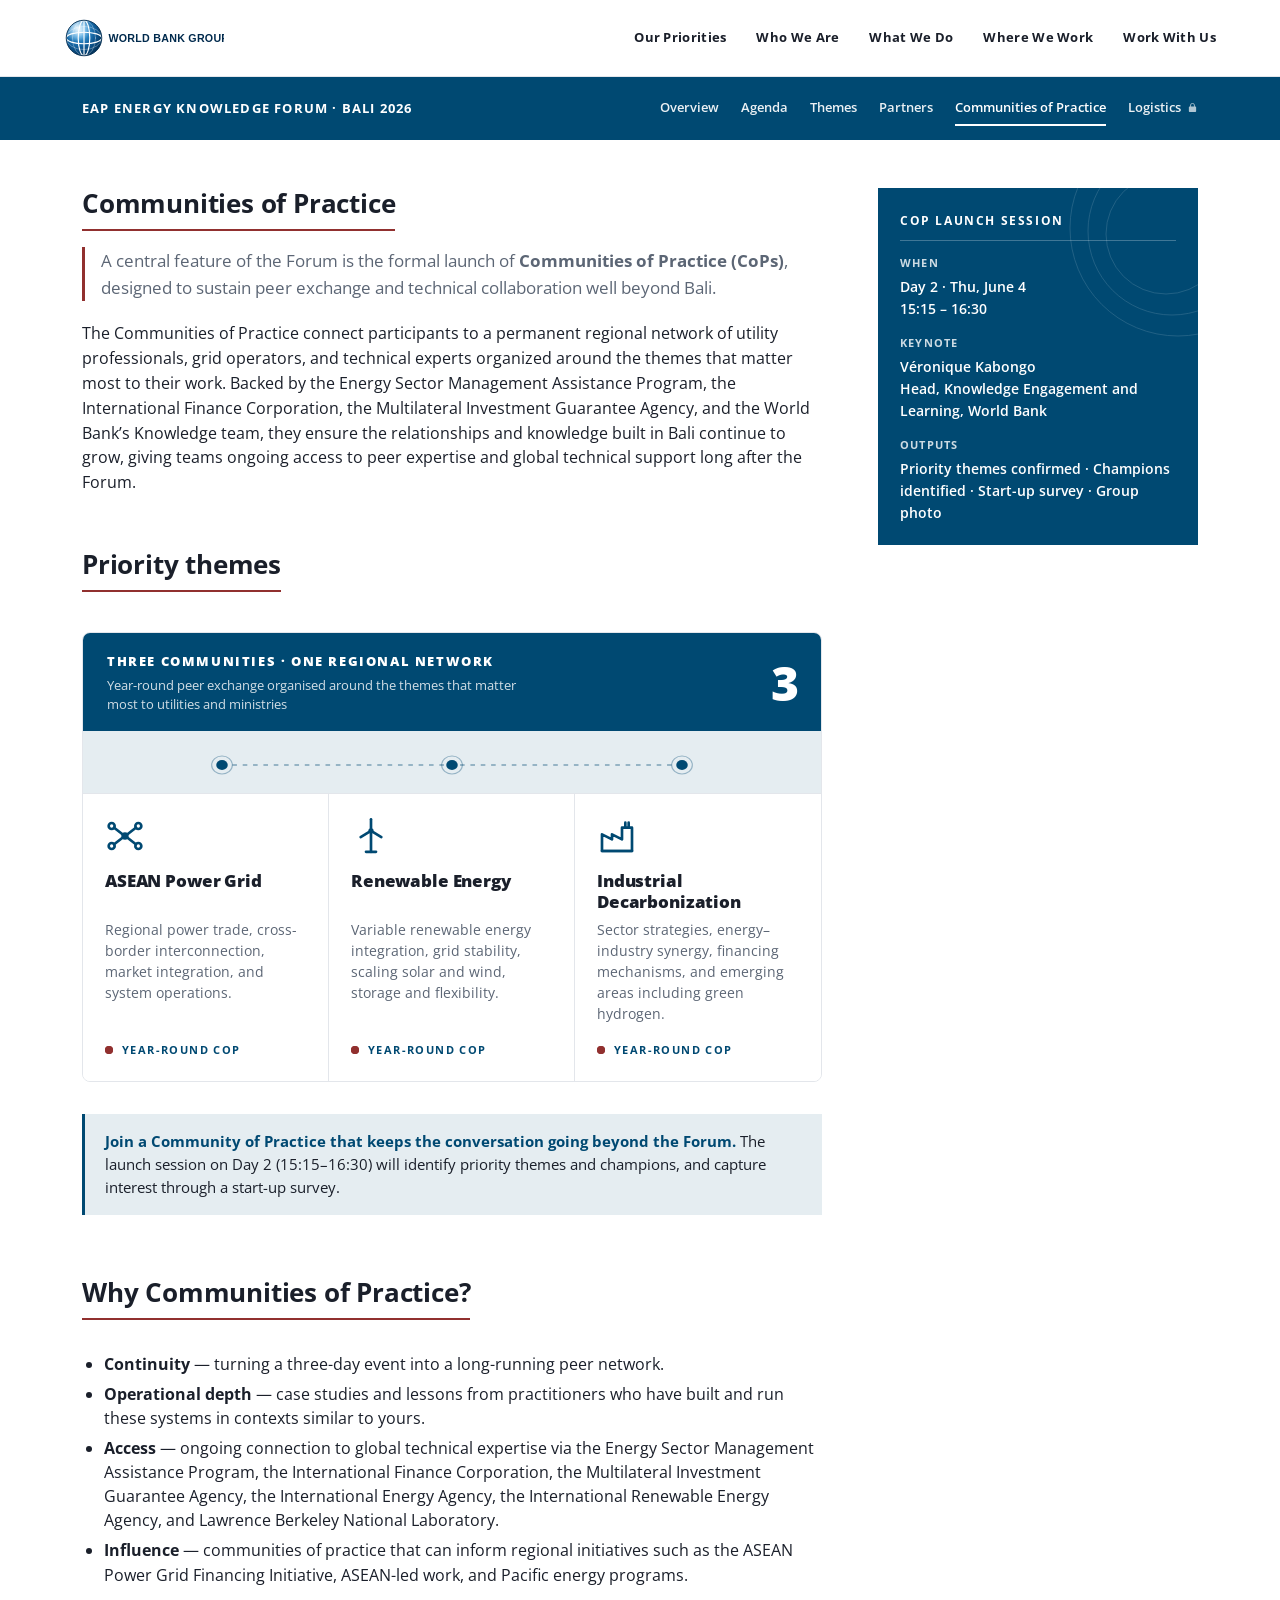
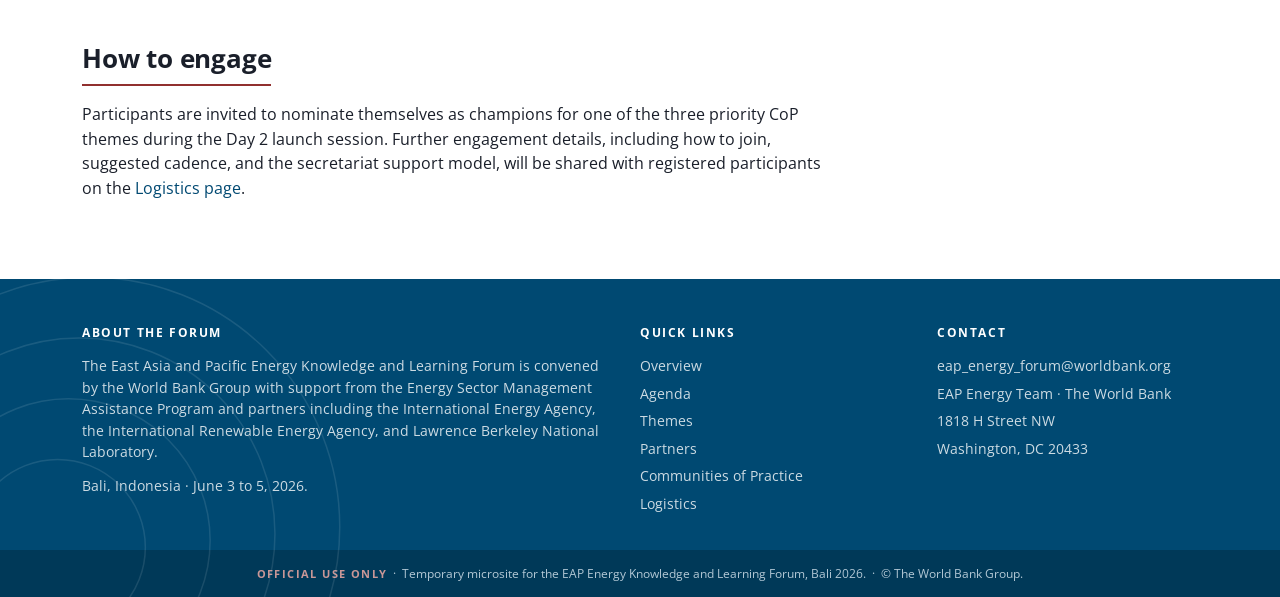
<file: communities.html>
<!doctype html>
<html lang="en">
<head>
 <meta charset="utf-8">
 <meta name="viewport" content="width=device-width,initial-scale=1">
 <title>Communities of Practice | EAP Energy Knowledge Forum</title>
 <link rel="stylesheet" href="css/styles.css">
</head>
<body>

<div class="page">
 <main>
 <h2>Communities of Practice</h2>
 <p class="lead">
 A central feature of the Forum is the formal launch of <strong>Communities of Practice (CoPs)</strong>, designed to sustain peer exchange and technical collaboration well beyond Bali.
 </p>

 <p>
 The Communities of Practice connect participants to a permanent regional network of utility professionals, grid operators, and technical experts organized around the themes that matter most to their work. Backed by the Energy Sector Management Assistance Program, the International Finance Corporation, the Multilateral Investment Guarantee Agency, and the World Bank&rsquo;s Knowledge team, they ensure the relationships and knowledge built in Bali continue to grow, giving teams ongoing access to peer expertise and global technical support long after the Forum.
 </p>

 <h2>Priority themes</h2>

 <div class="cop-info">

 <div class="cop-info-head">
 <div class="cop-info-head-text">
 <span class="cop-info-head-eyebrow">Three Communities &middot; One Regional Network</span>
 <span class="cop-info-head-sub">Year-round peer exchange organised around the themes that matter most to utilities and ministries</span>
 </div>
 <span class="cop-info-head-count">3</span>
 </div>

 <div class="cop-info-network" aria-hidden="true">
 <svg viewBox="0 0 600 40" preserveAspectRatio="none">
 <line x1="100" y1="20" x2="500" y2="20" stroke="currentColor" stroke-width="1.4" stroke-dasharray="4 5" opacity="0.45"/>
 <circle cx="100" cy="20" r="5" fill="currentColor"/>
 <circle cx="300" cy="20" r="5" fill="currentColor"/>
 <circle cx="500" cy="20" r="5" fill="currentColor"/>
 <circle cx="100" cy="20" r="9" fill="none" stroke="currentColor" stroke-width="1" opacity="0.35"/>
 <circle cx="300" cy="20" r="9" fill="none" stroke="currentColor" stroke-width="1" opacity="0.35"/>
 <circle cx="500" cy="20" r="9" fill="none" stroke="currentColor" stroke-width="1" opacity="0.35"/>
 </svg>
 </div>

 <div class="cop-info-tiles">

 <div class="cop-info-tile">
 <svg class="cop-info-tile-icon" viewBox="0 0 24 24" fill="none" stroke="currentColor" stroke-width="1.6" stroke-linecap="round" stroke-linejoin="round" aria-hidden="true">
 <circle cx="4" cy="6" r="1.8"/>
 <circle cx="20" cy="6" r="1.8"/>
 <circle cx="4" cy="18" r="1.8"/>
 <circle cx="20" cy="18" r="1.8"/>
 <circle cx="12" cy="12" r="2.2" fill="currentColor" stroke="none"/>
 <path d="M5.5 7 L10.5 11"/>
 <path d="M18.5 7 L13.5 11"/>
 <path d="M5.5 17 L10.5 13"/>
 <path d="M18.5 17 L13.5 13"/>
 </svg>
 <h3 class="cop-info-tile-title">ASEAN Power Grid</h3>
 <p class="cop-info-tile-blurb">Regional power trade, cross-border interconnection, market integration, and system operations.</p>
 <div class="cop-info-tile-meta">
 <span class="cop-info-tile-pulse" aria-hidden="true"></span>
 <span>Year-round CoP</span>
 </div>
 </div>

 <div class="cop-info-tile">
 <svg class="cop-info-tile-icon" viewBox="0 0 24 24" fill="none" stroke="currentColor" stroke-width="1.6" stroke-linecap="round" stroke-linejoin="round" aria-hidden="true">
 <circle cx="12" cy="9" r="1.6" fill="currentColor" stroke="none"/>
 <path d="M12 7.4 L12 2"/>
 <path d="M10.7 9.7 L5.8 12.7"/>
 <path d="M13.3 9.7 L18.2 12.7"/>
 <path d="M12 10.6 L12 21.5"/>
 <path d="M9 21.5 L15 21.5"/>
 </svg>
 <h3 class="cop-info-tile-title">Renewable Energy</h3>
 <p class="cop-info-tile-blurb">Variable renewable energy integration, grid stability, scaling solar and wind, storage and flexibility.</p>
 <div class="cop-info-tile-meta">
 <span class="cop-info-tile-pulse" aria-hidden="true"></span>
 <span>Year-round CoP</span>
 </div>
 </div>

 <div class="cop-info-tile">
 <svg class="cop-info-tile-icon" viewBox="0 0 24 24" fill="none" stroke="currentColor" stroke-width="1.6" stroke-linecap="round" stroke-linejoin="round" aria-hidden="true">
 <path d="M3 21 L3 11 L9 14 L9 11 L15 14 L15 7 L21 7 L21 21 Z"/>
 <path d="M3 21 L21 21"/>
 <path d="M17 4 L17 7"/>
 <path d="M19 4 L19 7"/>
 </svg>
 <h3 class="cop-info-tile-title">Industrial Decarbonization</h3>
 <p class="cop-info-tile-blurb">Sector strategies, energy&ndash;industry synergy, financing mechanisms, and emerging areas including green hydrogen.</p>
 <div class="cop-info-tile-meta">
 <span class="cop-info-tile-pulse" aria-hidden="true"></span>
 <span>Year-round CoP</span>
 </div>
 </div>

 </div>
 </div>

 <div class="callout">
 <strong>Join a Community of Practice that keeps the conversation going beyond the Forum.</strong> The launch session on Day 2 (15:15&ndash;16:30) will identify priority themes and champions, and capture interest through a start-up survey.
 </div>

 <h2>Why Communities of Practice?</h2>
 <ul>
 <li><strong>Continuity</strong> &mdash; turning a three-day event into a long-running peer network.</li>
 <li><strong>Operational depth</strong> &mdash; case studies and lessons from practitioners who have built and run these systems in contexts similar to yours.</li>
 <li><strong>Access</strong> &mdash; ongoing connection to global technical expertise via the Energy Sector Management Assistance Program, the International Finance Corporation, the Multilateral Investment Guarantee Agency, the International Energy Agency, the International Renewable Energy Agency, and Lawrence Berkeley National Laboratory.</li>
 <li><strong>Influence</strong> &mdash; communities of practice that can inform regional initiatives such as the ASEAN Power Grid Financing Initiative, ASEAN-led work, and Pacific energy programs.</li>
 </ul>

 <h2>How to engage</h2>
 <p>
 Participants are invited to nominate themselves as champions for one of the three priority CoP themes during the Day 2 launch session. Further engagement details, including how to join, suggested cadence, and the secretariat support model, will be shared with registered participants on the <a href="logistics.html">Logistics page</a>.
 </p>
 </main>

 <aside class="sidebar">
 <div class="event-panel">
 <h3>CoP launch session</h3>
 <dl>
 <dt>When</dt><dd>Day 2 &middot; Thu, June 4<br>15:15 &ndash; 16:30</dd>
 <dt>Keynote</dt><dd>V&eacute;ronique Kabongo<br>Head, Knowledge Engagement and Learning, World Bank</dd>
 <dt>Outputs</dt><dd>Priority themes confirmed &middot; Champions identified &middot; Start-up survey &middot; Group photo</dd>
 </dl>
 </div>
 </aside>
</div>

<script src="js/partials.js"></script>
</body>
</html>
</file>
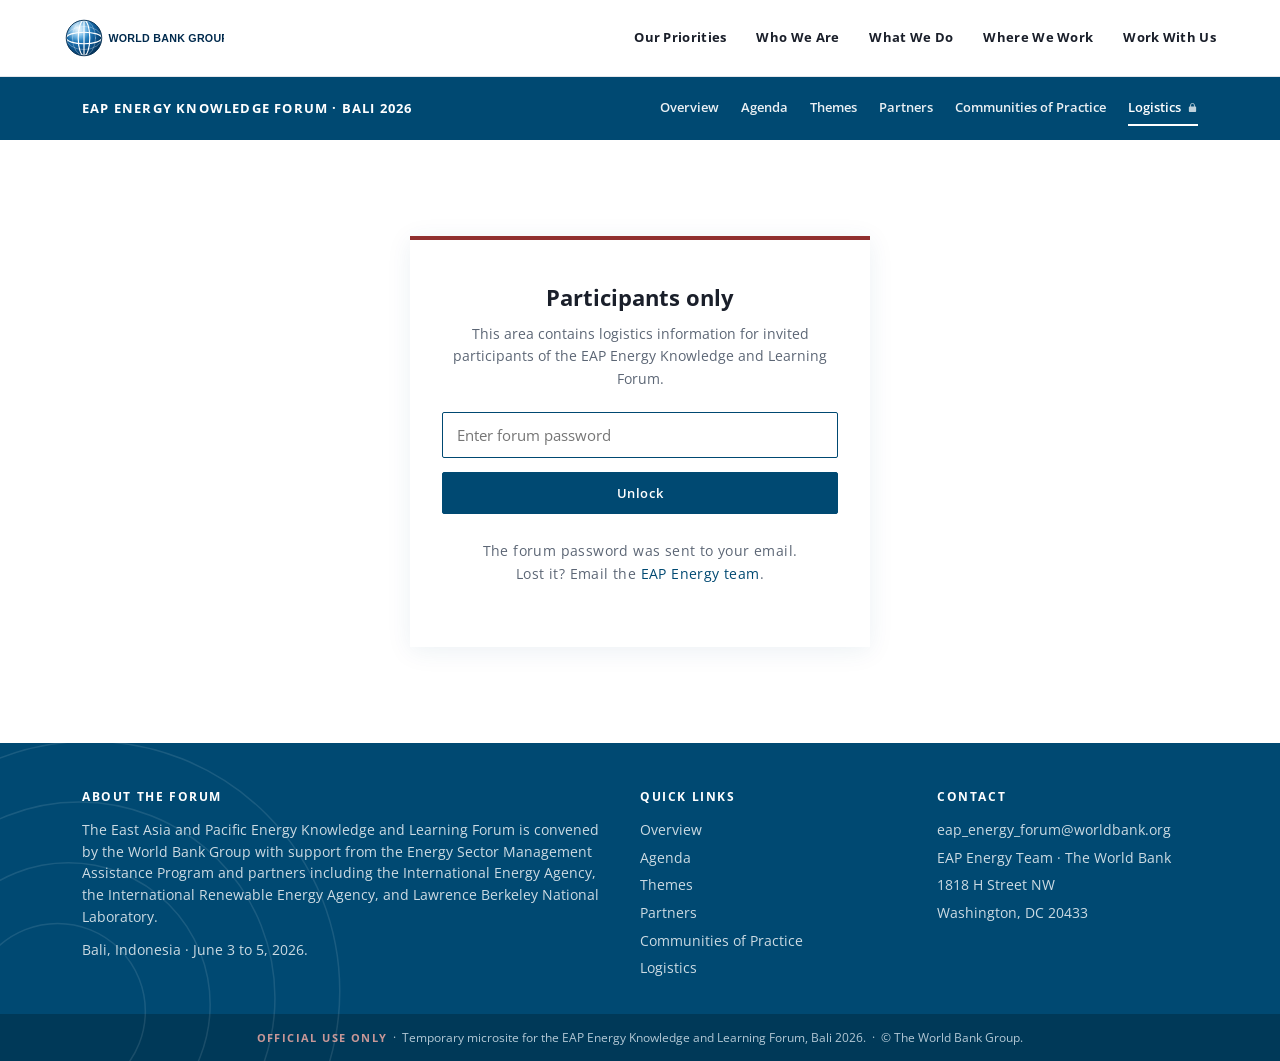
<file: logistics.html>
<!doctype html>
<html lang="en">
<head>
 <meta charset="utf-8">
 <meta name="viewport" content="width=device-width,initial-scale=1">
 <title>Logistics | EAP Energy Knowledge and Learning Forum</title>
 <meta name="robots" content="noindex, nofollow">
 <link rel="stylesheet" href="css/styles.css">
</head>
<body>

<!-- Password gate -->
<div id="gate" class="gate" style="display:none">
 <h2>Participants only</h2>
 <p>This area contains logistics information for invited participants of the EAP Energy Knowledge and Learning Forum.</p>
 <form id="gate-form" autocomplete="off">
 <input id="gate-pwd" type="password" placeholder="Enter forum password" autocomplete="off" autofocus>
 <button class="btn" type="submit" style="width:100%">Unlock</button>
 <div id="gate-err" class="err" role="alert"></div>
 </form>
 <p class="gate-note">The forum password was sent to your email.<br>Lost it? Email the <a href="mailto:eap_energy_forum@worldbank.org">EAP Energy team</a>.</p>
</div>

<!-- Gated content -->
<div id="gated-content" style="display:none">
<div class="page">
 <main>
 <h2>Participant Logistics</h2>
 <p class="lead">
 Everything you need for your trip to Bali for the East Asia Pacific Energy Knowledge Forum, June 3&ndash;5, 2026 at the Sofitel Bali Nusa Dua. This is a <strong>working draft</strong> and will be updated as new details are confirmed.
 </p>

 <div class="callout">
 <strong>Two action items by May 15, 2026:</strong>
 <ol style="margin:8px 0 0; padding-left:22px;">
 <li>Complete the <a href="https://forms.cloud.microsoft/r/sTt8bHJUxd" target="_blank">Registration Form</a></li>
 <li>Book your room via the <a href="https://www.idem.events/r/world-bank-b7f1b9b4" target="_blank">Hotel Reservation Form</a>, check-in June 2, check-out June 5</li>
 </ol>
 </div>

 <!-- ===================== A. BEFORE YOU ARRIVE ===================== -->
 <h2 id="before-arrival">A. Before You Arrive in Bali</h2>

 <h3 id="registration">Registration &amp; hotel booking</h3>
 <table class="info-table">
 <tr>
 <th>Deadline</th>
 <td><strong>May 15, 2026</strong> for both the registration form and hotel reservation form.</td>
 </tr>
 <tr>
 <th>Registration Form</th>
 <td><a href="https://forms.cloud.microsoft/r/sTt8bHJUxd" target="_blank">forms.cloud.microsoft/r/sTt8bHJUxd</a></td>
 </tr>
 <tr>
 <th>Hotel Reservation Form</th>
 <td>
 <a href="https://www.idem.events/r/world-bank-b7f1b9b4" target="_blank">idem.events/r/world-bank-b7f1b9b4</a><br>
 The World Bank will cover accommodation at the <strong>Sofitel Bali Nusa Dua Beach Resort</strong> for the dates below. A credit card is still required at the booking link as guarantee for any incidental charges, it will not be charged for accommodation.
 </td>
 </tr>
 <tr>
 <th>Check-in / Check-out</th>
 <td><strong>Check-in: June 2</strong> &middot; <strong>Check-out: June 5</strong></td>
 </tr>
 </table>

 <h3 id="travel-flights">Flights &amp; expenses</h3>
 <ul>
 <li>Flight tickets are booked by a <strong>World Bank administrative staff member</strong> who will reach out to you separately.</li>
 <li>The World Bank covers <strong>economy class airfare</strong> for all participants and speakers.</li>
 <li>Expected arrival: <strong>Tuesday, June 2</strong>. Expected departure: <strong>Friday, June 5 after 3:00 PM</strong>. Dates may differ based on flight availability.</li>
 <li>If your flight dates are not yet confirmed, email <a href="mailto:eap_energy_forum@worldbank.org">eap_energy_forum@worldbank.org</a>.</li>
 </ul>

 <h3 id="dates">Dates &amp; schedule</h3>
 <table class="info-table">
 <tr><th>Tue, June 2</th><td>Arrival and hotel check-in</td></tr>
 <tr><th>Wed, June 3</th><td>Knowledge Forum Day 1: 8:30 AM start &middot; Welcome reception 5:30 PM</td></tr>
 <tr><th>Thu, June 4</th><td>Knowledge Forum Day 2: 8:30 AM start</td></tr>
 <tr><th>Fri, June 5</th><td>Knowledge Forum Day 3: Cultural Tour, 7:30 AM start</td></tr>
 <tr><th>Time zone</th><td>Central Indonesia Time (WITA), GMT+8</td></tr>
 </table>

 <!-- ===================== TRAVEL DOCS ===================== -->
 <h3 id="travel-docs">Travel documentation</h3>
 <p>Please make sure you have the following documents upon arrival at the port of entry in Indonesia:</p>
 <ol>
 <li><strong>Valid passport</strong>, valid for at least 6 months beyond your date of entry, with at least one blank page for a stamp.</li>
 <li><strong>Visa</strong>, obtain the appropriate visa for your nationality (see the <a href="#visa">Visa section</a> below). The World Bank can provide invitation letters and supporting documents on request.</li>
 <li><strong>All Indonesia Digital Declaration</strong>, complete online at <a href="https://allindonesia.imigrasi.go.id" target="_blank">allindonesia.imigrasi.go.id</a> or via the mobile app (Google Play / App Store) <em>up to 3 days before arrival</em>. Save the QR code for immigration and customs checkpoints.</li>
 <li><strong>Return / onward ticket</strong>, proof of return or onward travel.</li>
 <li><strong>Accommodation confirmation</strong>, Sofitel reservation confirmation, or a confirmed address of stay in Bali.</li>
 </ol>

 <!-- ===================== VISA ===================== -->
 <h2 id="visa">Visa &amp; Entry to Indonesia</h2>
 <p>
 <strong>Each participant is personally responsible</strong> for obtaining the necessary visa. The World Bank can assist by providing official invitation letters or supporting documents, see <a href="#visa-support">World Bank support</a> below.
 </p>

 <h3>For non-speaking participants</h3>
 <p>Indonesia&rsquo;s entry requirements vary by nationality. Three main categories:</p>

 <h4 style="color:var(--wb-navy); margin-bottom:6px;">a) Visa-free entry (up to 30 days)</h4>
 <p>Citizens of the following states may enter without a visa for stays of up to 30 days:</p>
 <p style="background:var(--wb-grey-100); padding:12px 16px; border-left:3px solid var(--wb-blue);">
 <strong>ASEAN:</strong> Brunei Darussalam, Cambodia, Lao PDR, Malaysia, Myanmar, Philippines, Singapore, Thailand, Timor-Leste, Viet Nam.<br>
 <strong>Other:</strong> Brazil, Colombia, Hong Kong SAR, Suriname, T&uuml;rkiye.
 </p>

 <h4 style="color:var(--wb-navy); margin-bottom:6px;">b) Visa on Arrival (VoA) or e-VoA, B1 visa</h4>
 <ul>
 <li><strong>Eligible countries:</strong> <a href="https://www.imigrasi.go.id/wna/daftar-negara-voa-bvk-calling-visa" target="_blank">imigrasi.go.id/wna/daftar-negara-voa-bvk-calling-visa</a></li>
 <li><strong>Applicable type:</strong> B1 Visa, for visitors attending seminars.</li>
 <li><strong>How to obtain:</strong> Available at designated international airports and seaports, including Bali&rsquo;s Ngurah Rai International Airport (DPS) and Jakarta&rsquo;s Soekarno-Hatta. <strong>Apply online in advance at</strong> <a href="https://evisa.imigrasi.go.id/" target="_blank">evisa.imigrasi.go.id</a> to avoid queues (strongly recommended).</li>
 <li><strong>Further details:</strong> <a href="https://www.imigrasi.go.id/wna/daftar-visa-indonesia/B1" target="_blank">B1 visa page</a></li>
 </ul>

 <h4 style="color:var(--wb-navy); margin-bottom:6px;">c) Visa required in advance, C1 visa</h4>
 <ul>
 <li>Nationals of countries not covered above must apply online or via an Indonesian Embassy/Consulate before travelling.</li>
 <li>Most participants in this category will obtain the <strong>C1 Tourism Visitor Visa</strong>: <a href="https://www.imigrasi.go.id/wna/daftar-visa-indonesia/C1" target="_blank">C1 visa page</a></li>
 <li><strong>Processing time:</strong> approximately 7&ndash;10 working days.</li>
 </ul>

 <h3>For speakers, C10 visa (required regardless of nationality)</h3>
 <p>Indonesia requires all speakers at the Forum to obtain the <strong>C10 Business Events Speaker Visitor Visa</strong>, regardless of nationality.</p>
 <ul>
 <li>Further details: <a href="https://www.imigrasi.go.id/wna/daftar-visa-indonesia/C10" target="_blank">C10 visa page</a></li>
 <li><strong>Processing time:</strong> approximately 7&ndash;10 working days.</li>
 </ul>

 <h3 id="entry-requirements">General entry requirements (all travelers)</h3>
 <ul>
 <li><strong>Passport validity</strong> &ge;6 months beyond your date of entry, with one blank page.</li>
 <li><strong>Return / onward ticket.</strong></li>
 <li><strong>Accommodation confirmation.</strong></li>
 <li><strong>All Indonesia Digital Declaration</strong>, complete up to 3 days before arrival at <a href="https://allindonesia.imigrasi.go.id" target="_blank">allindonesia.imigrasi.go.id</a>. Save the QR code.</li>
 </ul>

 <h3 id="visa-support">World Bank support, invitation letters</h3>
 <p>To request an invitation letter or other supporting document, email <strong>Ms. Yasminnuha Jauharini</strong> at <a href="mailto:yjauharini@worldbank.org">yjauharini@worldbank.org</a> with:</p>
 <ol>
 <li>Full name</li>
 <li>Date of birth</li>
 <li>Passport number</li>
 <li>Nationality</li>
 <li>Type of document required</li>
 </ol>
 <p><em>Submit your request as early as possible to allow sufficient processing time.</em></p>

 <h3>Useful resources</h3>
 <ul>
 <li>Indonesian Directorate General of Immigration, <a href="https://www.imigrasi.go.id" target="_blank">imigrasi.go.id</a></li>
 <li>e-VoA application portal, <a href="https://evisa.imigrasi.go.id/" target="_blank">evisa.imigrasi.go.id</a></li>
 <li><strong>All Indonesia Digital Declaration</strong>, <a href="https://allindonesia.imigrasi.go.id" target="_blank">allindonesia.imigrasi.go.id</a></li>
 </ul>

 <p style="font-size:13px; color:var(--wb-grey-600); font-style:italic; border-top:1px solid var(--wb-grey-200); padding-top:12px;">
 Disclaimer: Visa regulations are subject to change. Verify the latest requirements with official Indonesian immigration authorities or your nearest Indonesian Embassy well in advance of travel.
 </p>

 <!-- ===================== TRAVEL ADVISORY ===================== -->
 <h2 id="advisory">Travel advisory &amp; security notice</h2>
 <div class="callout" style="background:#fff8e1; border-left-color:var(--wb-red);">
 <p>In light of recent developments in the Middle East, <strong>the World Bank has suspended all mission-related travel</strong> to the West Bank and Gaza, Iraq, Jordan, Lebanon, Syria, Bahrain, Kuwait, Oman, Qatar, Saudi Arabia, the UAE, and Iran. Personal travel to these locations is also strongly discouraged.</p>
 <p style="margin:0;">Given the heightened risk of travel disruptions, participants are advised to <strong>consider flight routes that avoid transit through affected countries</strong>, where possible. Consult your airline or travel agency for the latest information.</p>
 </div>

 <!-- ===================== AIRPORT TRANSFER ===================== -->
 <h2 id="transfer">Transfer from the airport</h2>
 <p>Ngurah Rai International Airport (DPS) offers multiple transport options to Nusa Dua. Travel time is approximately <strong>25&ndash;40 minutes</strong> depending on traffic.</p>
 <table class="info-table">
 <tr>
 <th>Hotel-arranged transfer</th>
 <td>IDR 495,000&ndash;770,000 (USD 30&ndash;45), depending on vehicle type</td>
 </tr>
 <tr>
 <th>Official airport taxi</th>
 <td>IDR 250,000&ndash;350,000 (USD 15&ndash;22) &middot; <strong>Bluebird</strong> taxi is the recommended operator</td>
 </tr>
 <tr>
 <th>Ride-hailing (Gojek, Grab)</th>
 <td>IDR 150,000&ndash;250,000 (USD 9&ndash;15) to Nusa Dua</td>
 </tr>
 </table>

 <!-- ===================== ACCOMMODATION ===================== -->
 <h2 id="hotel">Accommodation</h2>
 <table class="info-table">
 <tr>
 <th>Hotel</th>
 <td><strong>Sofitel Bali Nusa Dua Beach Resort</strong></td>
 </tr>
 <tr>
 <th>Address</th>
 <td>Lot N5, ITDC Tourism Complex Nusa Dua, Badung, Bali 80363, Indonesia</td>
 </tr>
 <tr>
 <th>Phone</th>
 <td>+62 (361) 849 2888</td>
 </tr>
 <tr>
 <th>Booking link</th>
 <td><a href="https://www.idem.events/r/world-bank-b7f1b9b4" target="_blank">idem.events/r/world-bank-b7f1b9b4</a> &middot; book by <strong>May 15</strong></td>
 </tr>
 <tr>
 <th>Stay covered</th>
 <td>The World Bank covers accommodation for check-in June 2 &middot; check-out June 5. The booking site requires a credit card as guarantee for incidentals; it will <strong>not</strong> be charged for accommodation.</td>
 </tr>
 <tr>
 <th>Hotel check-in / out</th>
 <td>Check-in 3:00 PM &middot; Check-out 11:00 AM (local time). Early arrival: guest lounge access at <strong>Le Bar</strong>. Late departure: access to the <strong>Departure Lounge</strong>.</td>
 </tr>
 <tr>
 <th>Room</th>
 <td>Single occupancy &middot; buffet breakfast included &middot; standard in-room internet included.</td>
 </tr>
 <tr>
 <th>Extension</th>
 <td>If you cannot depart on Friday, June 5, an additional night may be provided subject to availability.</td>
 </tr>
 </table>

 <!-- ===================== B. DURING THE FORUM ===================== -->
 <h2 id="during">B. During the Forum</h2>

 <h3 id="venue">Meeting venue at the Sofitel</h3>
 <table class="info-table">
 <tr><th>Plenary venue</th><td><strong>Rama &ndash; Sitha Ballroom</strong></td></tr>
 <tr><th>Breakout room</th><td><strong>Laksmana Room</strong></td></tr>
 <tr><th>Registration</th><td>From <strong>8:30 AM</strong> at the meeting venue on Day 1. Bring photo ID.</td></tr>
 </table>

 <h3 id="reception">Cocktail reception &amp; cultural tour</h3>
 <table class="info-table">
 <tr>
 <th>Cocktail reception</th>
 <td><strong>June 3, 2026 &middot; 5:30&ndash;6:30 PM</strong> at <strong>Jewel Garden Restaurant</strong></td>
 </tr>
 <tr>
 <th>"Majesty of the Bukit" Cultural Tour</th>
 <td><strong>June 5, 2026 &middot; 7:30 AM&ndash;12:00 PM</strong> &middot; Uluwatu Temple and GWK Cultural Park</td>
 </tr>
 </table>

 <h3 id="dress">Dress code</h3>
 <ul>
 <li><strong>Forum sessions:</strong> Business casual or traditional attire.</li>
 <li><strong>Cultural tour:</strong> Casual clothing and comfortable shoes. A small umbrella, hat or cap, and sunscreen are recommended.</li>
 </ul>

 <h3 id="meals">Meals</h3>
 <p>Breakfast, coffee breaks, and lunch are provided throughout the Forum.</p>
 <table class="info-table">
 <tr><th>Breakfast</th><td><strong>Kweezeen Restaurant</strong> &middot; 7:00&ndash;8:30 AM</td></tr>
 <tr><th>Lunch</th><td><strong>Kweezeen Restaurant</strong> &middot; 12:00&ndash;1:00 PM</td></tr>
 </table>

 <!-- ===================== C. PRACTICAL INFO ===================== -->
 <h2 id="practical">C. Local Insights &amp; Practical Information</h2>

 <h3 id="electricity">Voltage &amp; electricity</h3>
 <table class="info-table">
 <tr><th>Voltage</th><td>220&ndash;230V</td></tr>
 <tr><th>Frequency</th><td>50 Hz</td></tr>
 <tr><th>Plug types</th><td><strong>Type C and Type F</strong>, two round pins, European style</td></tr>
 <tr><th>Outlets</th><td>Widely available in hotels, conference venues, and airports.</td></tr>
 <tr><th>Recommendation</th><td>Bring a <strong>universal travel adapter</strong>. Travelers from North America, Japan, or other 110&ndash;120V regions should check device labels, a voltage converter may be required.</td></tr>
 </table>

 <h3 id="weather">Weather</h3>
 <p>June falls within Bali&rsquo;s dry season, low rainfall, moderate humidity, strong tropical sun, particularly between 11:00 AM and 3:00 PM.</p>
 <table class="info-table">
 <tr><th>Daytime</th><td>28&ndash;30&deg;C (82&ndash;86&deg;F)</td></tr>
 <tr><th>Nighttime</th><td>24&ndash;26&deg;C (75&ndash;79&deg;F)</td></tr>
 </table>

 <h3 id="currency">Currency</h3>
 <ul>
 <li>Local currency: <strong>Indonesian Rupiah (IDR)</strong>.</li>
 <li>As of late April 2026, the exchange rate is approximately <strong>USD 1 = IDR 16,900&ndash;17,335</strong> (rates may fluctuate).</li>
 <li>Currency exchange services and ATMs are readily available at the airport, hotels, and nearby commercial areas.</li>
 <li>International participants should notify their banks before travel to avoid card-use disruptions.</li>
 </ul>

 <h3 id="mobile">Mobile phone &amp; payments</h3>
 <h4 style="color:var(--wb-navy); margin-bottom:6px;">Mobile service</h4>
 <ul>
 <li>Your home cell service may activate roaming on arrival, check your operator&rsquo;s rates in advance.</li>
 <li>A <strong>local prepaid SIM or eSIM</strong> is a practical alternative. Main operators: <strong>Telkomsel</strong> (widest coverage), <strong>XL Axiata</strong>, <strong>Indosat/IM3</strong>, and <strong>Tri</strong>. Buy at the airport, operator outlets, convenience stores, or malls (passport required).</li>
 <li><strong>Free Wi-Fi</strong> is available at the airport and the hotel.</li>
 </ul>
 <h4 style="color:var(--wb-navy); margin-bottom:6px;">Payments</h4>
 <ul>
 <li>Mixed cash and cashless ecosystem. Credit and debit cards widely accepted at hotels, conference venues, and most Nusa Dua restaurants. Carry some cash too for convenience.</li>
 <li>Digital wallets in common use: <strong>GoPay, OVO, DANA, ShopeePay</strong>. Some require a local phone number for verification.</li>
 <li>Most merchants accept payments via <strong>QRIS</strong>, Indonesia&rsquo;s unified QR code system.</li>
 </ul>

 <h3 id="apps">Useful mobile apps</h3>
 <table class="info-table">
 <tr><th>Communication</th><td><strong>WhatsApp</strong> (primary) &middot; Telegram / Signal &middot; Facebook Messenger &middot; LINE &middot; KakaoTalk</td></tr>
 <tr><th>Transport &amp; mobility</th><td><strong>Gojek</strong> (ride-hailing, food, payments) &middot; <strong>Grab</strong> &middot; <strong>MyBluebird</strong> (metered taxi)</td></tr>
 <tr><th>Maps &amp; navigation</th><td>Apple Maps &middot; Google Maps</td></tr>
 <tr><th>Payments</th><td>GoPay &middot; OVO &middot; DANA (QRIS payments)</td></tr>
 </table>

 <h3 id="safety">Safety &amp; security</h3>
 <p>Indonesia maintains a stable security environment, with no nationwide concerns expected during early June. Bali is one of Indonesia&rsquo;s most secure and well-prepared destinations for international conferences. Security arrangements are in place around tourist areas, hotels, and conference venues; police presence around major venues is visible and proactive. Indonesia is naturally exposed to earthquakes and volcanic activity, but no significant natural hazard alerts currently affect Bali. Participants can expect a safe environment throughout the Forum.</p>

 <h4 style="color:var(--wb-navy); margin-bottom:6px;">Practical guidance</h4>
 <ul>
 <li>Keep valuables secure; use hotel safes; avoid displaying phones near roads.</li>
 <li>Be vigilant in busy public areas and at night.</li>
 <li>Use licensed taxis, hotel transport, or ride-hailing (Grab / Gojek).</li>
 <li>Avoid scooter rental unless experienced and insured.</li>
 <li>Drink bottled water; follow hygiene precautions; avoid contact with stray animals (rabies risk).</li>
 <li>Follow hotel and local authority guidance during severe weather.</li>
 </ul>

 <h3 id="emergency">Medical &amp; emergency information</h3>
 <h4 style="color:var(--wb-navy); margin-bottom:6px;">Emergency numbers</h4>
 <table class="info-table">
 <tr><th>Integrated Emergency Call</th><td><strong>112</strong> (Hotline Utama)</td></tr>
 <tr><th>Police</th><td>110</td></tr>
 <tr><th>Ambulance</th><td>118 or 119</td></tr>
 <tr><th>Fire</th><td>113</td></tr>
 <tr><th>Search and Rescue</th><td>115</td></tr>
 </table>

 <h4 style="color:var(--wb-navy); margin-bottom:6px;">Clinics &amp; hospitals</h4>
 <table class="info-table">
 <tr><th>BIMC Siloam Nusa Dua</th><td>+62 361 3000 911</td></tr>
 <tr><th>Surya Husadha General Hospital</th><td>+62 361 7758 27</td></tr>
 <tr><th>BIMC Hospital Kuta</th><td>+62 361 761 263</td></tr>
 <tr><th>Kasih Ibu General Hospital (Denpasar)</th><td>+62 361 300 3030</td></tr>
 <tr><th>Bali Medical Service</th><td>+62 813 445 67891</td></tr>
 </table>

 <!-- ===================== NEARBY ===================== -->
 <h2 id="nearby">Nearby attractions</h2>

 <h3>Beaches</h3>
 <ul>
 <li><strong>Nusa Dua Beach</strong>, calm waters, white sand, ideal for swimming.</li>
 <li><strong>Geger Beach (Pantai Geger)</strong>, quieter public beach with gentle waves, caf&eacute;s, walking paths.</li>
 <li><strong>Water Blow Nusa Dua</strong>, dramatic coastal viewpoint, best at high tide.</li>
 </ul>

 <h3>Culture, arts &amp; local experiences</h3>
 <ul>
 <li><strong>Devdan Show</strong> at Bali Nusa Dua Theatre, cultural performance showcasing Indonesia&rsquo;s traditions.</li>
 <li><strong>Museum PASIFIKA</strong>, one of Southeast Asia&rsquo;s finest art museums, focused on Asia-Pacific.</li>
 <li><strong>Puja Mandala Worship Complex</strong>, five major places of worship in one site.</li>
 </ul>

 <h3>Short excursions (15&ndash;30 minutes from Nusa Dua)</h3>
 <ul>
 <li><strong>Garuda Wisnu Kencana (GWK) Cultural Park</strong>, iconic monumental statue and cultural park.</li>
 <li><strong>Pandawa Beach</strong>, cliff-framed beach with kayaking and photo spots.</li>
 <li><strong>Gunung Payung Beach</strong>, scenic, less-crowded beach via cliff steps.</li>
 </ul>

 <h3>Activities &amp; leisure</h3>
 <ul>
 <li><strong>Tanjung Benoa</strong>, hub for water sports (parasailing, jet ski, banana boat, snorkeling).</li>
 <li><strong>Bali National Golf Club</strong>, championship course near Nusa Dua.</li>
 <li><strong>Nusa Dua Promenade</strong>, well-maintained coastal walking/cycling path.</li>
 </ul>

 <h3>Dining &amp; light shopping</h3>
 <ul>
 <li><strong>Bali Collection</strong>, open-air shopping and dining complex.</li>
 </ul>

 <!-- ===================== DOWNLOADS ===================== -->
 <h2 id="downloads">Downloads</h2>
 <ul class="downloads-list">
 <li>
 <span><strong>Draft Agenda</strong><br><small>Working draft &middot; June 3&ndash;5, 2026</small></span>
 <a class="btn btn-secondary" href="downloads/EAP-Energy-Forum-Agenda-Draft.pdf" target="_blank">Download PDF</a>
 </li>
 <li>
 <span><strong>Logistics Note</strong><br><small>Hotel, travel, transfers, and on-site logistics for participants.</small></span>
 <a class="btn btn-secondary" href="downloads/Logistics-Note.pdf" target="_blank">Download PDF</a>
 </li>
 <li>
 <span><strong>Visa Guidelines</strong><br><small>Visa-on-arrival, e-VOA, and supporting documents for entry to Indonesia.</small></span>
 <a class="btn btn-secondary" href="downloads/Visa-Guidelines.pdf" target="_blank">Download PDF</a>
 </li>
 </ul>

 <!-- ===================== CONTACTS ===================== -->
 <h2 id="contacts">Contacts</h2>
 <table class="info-table">
 <tr><th>Forum mailbox</th><td><a href="mailto:eap_energy_forum@worldbank.org">eap_energy_forum@worldbank.org</a></td></tr>
 <tr><th>Visa letters &amp; invitations</th><td>Ms. Yasminnuha Jauharini &middot; <a href="mailto:yjauharini@worldbank.org">yjauharini@worldbank.org</a></td></tr>
 <tr><th>Strategy &amp; operations</th><td>Julian Palma &middot; <a href="mailto:jpalmadiaz@worldbank.org">jpalmadiaz@worldbank.org</a></td></tr>
 <tr><th>Knowledge program</th><td>Yussuf Uwamahoro &middot; <a href="mailto:yuwamahoro@worldbank.org">yuwamahoro@worldbank.org</a></td></tr>
 <tr><th>Practice management</th><td>Claudia Vasquez &middot; <a href="mailto:cvasquez@worldbank.org">cvasquez@worldbank.org</a></td></tr>
 <tr><th>Communications (ECR)</th><td>Masud Mozammel &middot; <a href="mailto:mmozammel@worldbankgroup.org">mmozammel@worldbankgroup.org</a></td></tr>
 <tr><th>Indonesia / EO coordination</th><td>Werkudara (Event Organizer), details in your invitation</td></tr>
 </table>

 <div class="callout">
 <strong>Need anything else?</strong> Email the <a href="mailto:eap_energy_forum@worldbank.org">Forum mailbox</a> and copy your country contact, we&rsquo;ll route your request to the right person.
 </div>

 </main>

 <aside class="sidebar">
 <div class="event-panel">
 <h3>On this page</h3>
 <ul style="list-style:none; padding:0; margin:0; font-size:13px; line-height:1.7;">
 <li><a href="#before-arrival"><strong>A. Before you arrive</strong></a></li>
 <li style="padding-left:12px;"><a href="#registration">Registration &amp; hotel</a></li>
 <li style="padding-left:12px;"><a href="#travel-flights">Flights &amp; expenses</a></li>
 <li style="padding-left:12px;"><a href="#dates">Dates &amp; schedule</a></li>
 <li style="padding-left:12px;"><a href="#travel-docs">Travel docs</a></li>
 <li><a href="#visa"><strong>Visa &amp; entry</strong></a></li>
 <li><a href="#advisory"><strong>Travel advisory</strong></a></li>
 <li><a href="#transfer"><strong>Airport transfer</strong></a></li>
 <li><a href="#hotel"><strong>Accommodation</strong></a></li>
 <li><a href="#during"><strong>B. During the forum</strong></a></li>
 <li style="padding-left:12px;"><a href="#venue">Meeting venue</a></li>
 <li style="padding-left:12px;"><a href="#reception">Reception &amp; tour</a></li>
 <li style="padding-left:12px;"><a href="#dress">Dress code</a></li>
 <li style="padding-left:12px;"><a href="#meals">Meals</a></li>
 <li><a href="#practical"><strong>C. Practical info</strong></a></li>
 <li style="padding-left:12px;"><a href="#electricity">Voltage</a></li>
 <li style="padding-left:12px;"><a href="#weather">Weather</a></li>
 <li style="padding-left:12px;"><a href="#currency">Currency</a></li>
 <li style="padding-left:12px;"><a href="#mobile">Mobile &amp; payments</a></li>
 <li style="padding-left:12px;"><a href="#apps">Useful apps</a></li>
 <li style="padding-left:12px;"><a href="#safety">Safety</a></li>
 <li style="padding-left:12px;"><a href="#emergency">Emergency</a></li>
 <li><a href="#nearby"><strong>Nearby attractions</strong></a></li>
 <li><a href="#downloads"><strong>Downloads</strong></a></li>
 <li><a href="#contacts"><strong>Contacts</strong></a></li>
 </ul>
 </div>
 <div class="partners-panel">
 <h3>Two May 15 deadlines</h3>
 <ul style="font-size:13px;">
 <li>Submit the <a href="https://forms.cloud.microsoft/r/sTt8bHJUxd" target="_blank">Registration Form</a></li>
 <li>Book your hotel via <a href="https://www.idem.events/r/world-bank-b7f1b9b4" target="_blank">idem.events</a></li>
 </ul>
 </div>
 <div class="partners-panel">
 <h3>Quick facts</h3>
 <ul style="font-size:13px;">
 <li>Hotel: Sofitel Bali Nusa Dua</li>
 <li>Plenary: Rama&ndash;Sitha Ballroom</li>
 <li>Breakout: Laksmana Room</li>
 <li>Airport: DPS, 25&ndash;40 min</li>
 <li>Time zone: WITA (GMT+8)</li>
 <li>Voltage: 220&ndash;230V, Type C/F plugs</li>
 <li>Climate: dry, 24&ndash;30&deg;C</li>
 <li>Currency: IDR (~16,900&ndash;17,335/USD)</li>
 </ul>
 </div>
 </aside>
</div>
</div>

<script src="js/partials.js"></script>
<script src="js/gate.js"></script>
</body>
</html>
</file>
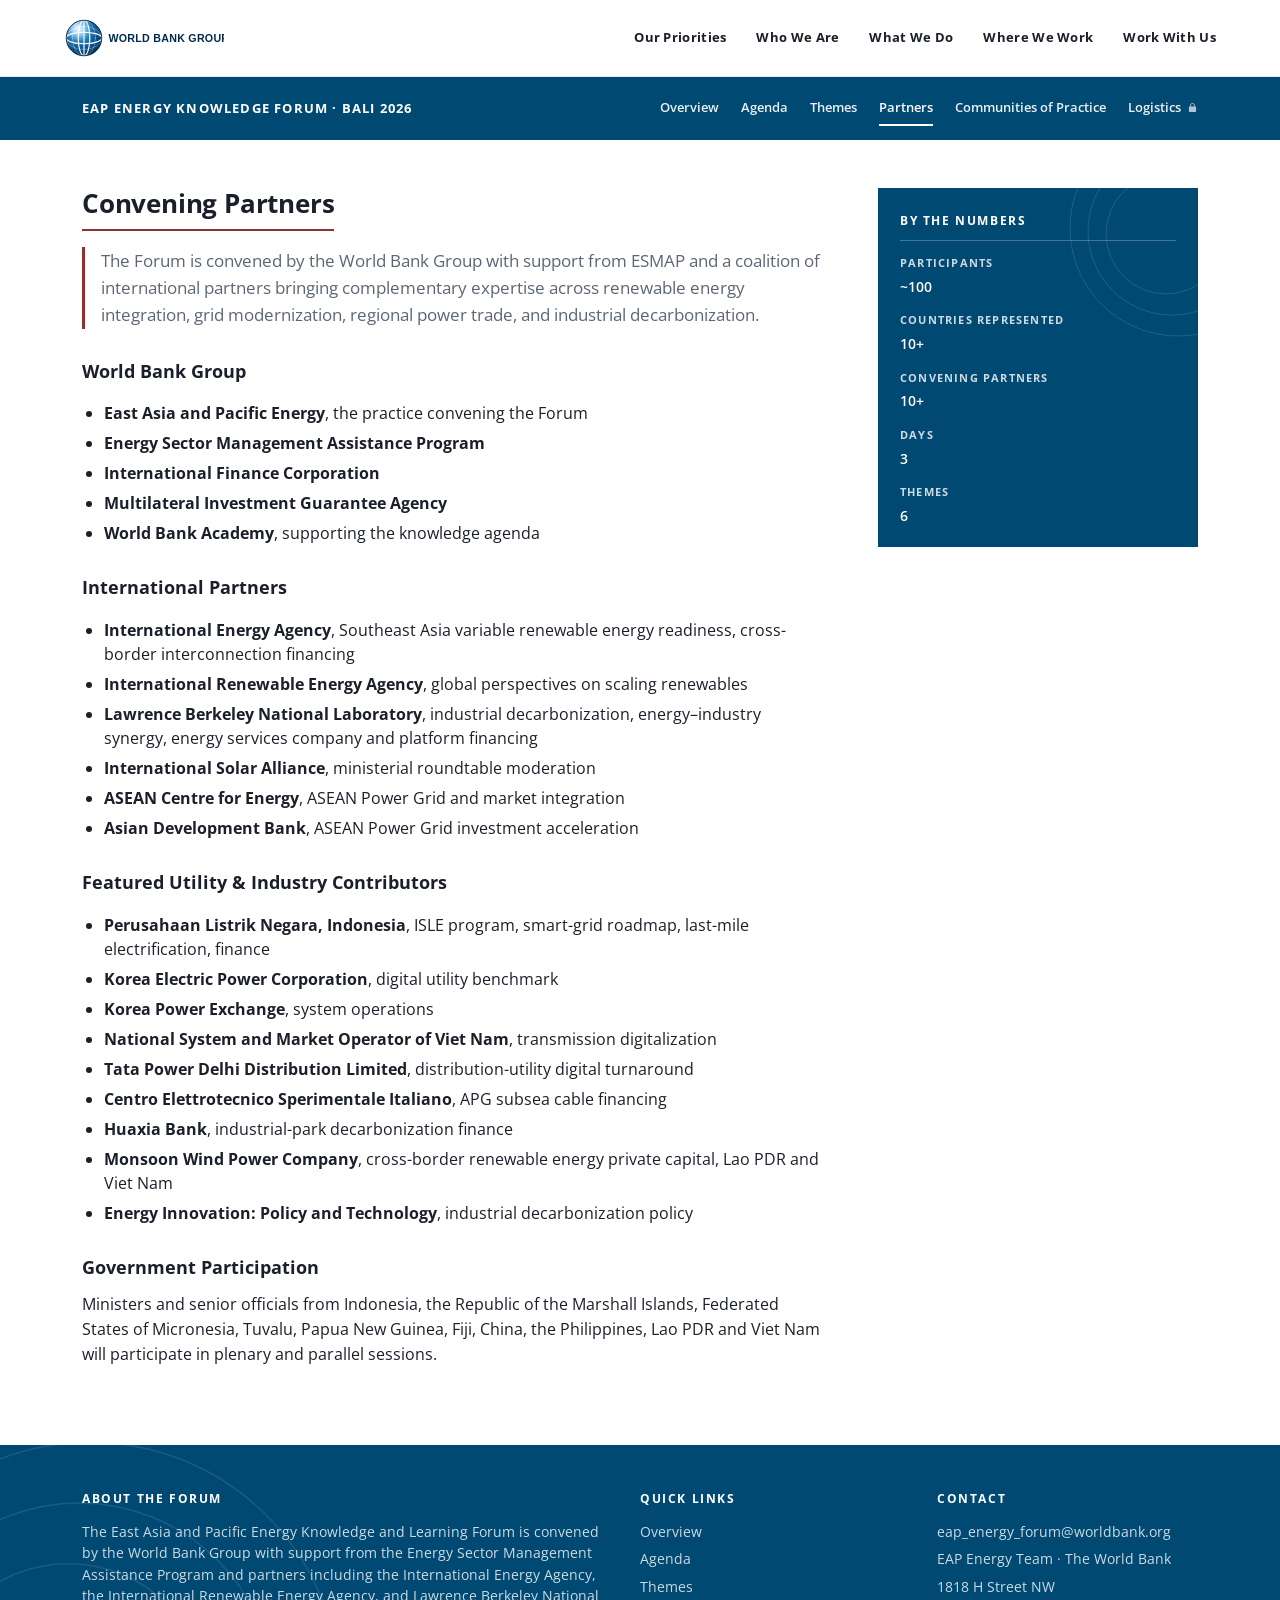
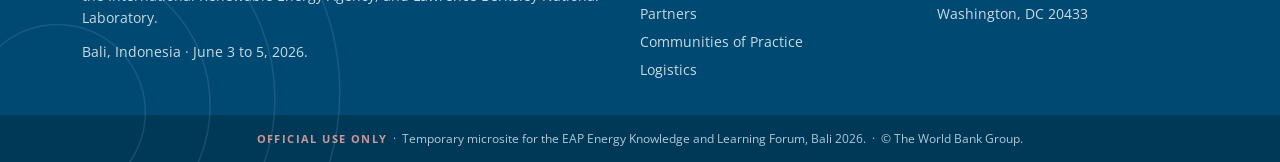
<file: partners.html>
<!doctype html>
<html lang="en">
<head>
 <meta charset="utf-8">
 <meta name="viewport" content="width=device-width,initial-scale=1">
 <title>Partners | EAP Energy Knowledge and Learning Forum</title>
 <link rel="stylesheet" href="css/styles.css">
</head>
<body>

<div class="page">
 <main>
 <h2>Convening Partners</h2>
 <p class="lead">
 The Forum is convened by the World Bank Group with support from ESMAP and a coalition of international partners bringing complementary expertise across renewable energy integration, grid modernization, regional power trade, and industrial decarbonization.
 </p>

 <h3>World Bank Group</h3>
 <ul>
 <li><strong>East Asia and Pacific Energy</strong>, the practice convening the Forum</li>
 <li><strong>Energy Sector Management Assistance Program</strong></li>
 <li><strong>International Finance Corporation</strong></li>
 <li><strong>Multilateral Investment Guarantee Agency</strong></li>
 <li><strong>World Bank Academy</strong>, supporting the knowledge agenda</li>
 </ul>

 <h3>International Partners</h3>
 <ul>
 <li><strong>International Energy Agency</strong>, Southeast Asia variable renewable energy readiness, cross-border interconnection financing</li>
 <li><strong>International Renewable Energy Agency</strong>, global perspectives on scaling renewables</li>
 <li><strong>Lawrence Berkeley National Laboratory</strong>, industrial decarbonization, energy&ndash;industry synergy, energy services company and platform financing</li>
 <li><strong>International Solar Alliance</strong>, ministerial roundtable moderation</li>
 <li><strong>ASEAN Centre for Energy</strong>, ASEAN Power Grid and market integration</li>
 <li><strong>Asian Development Bank</strong>, ASEAN Power Grid investment acceleration</li>
 </ul>

 <h3>Featured Utility &amp; Industry Contributors</h3>
 <ul>
 <li><strong>Perusahaan Listrik Negara, Indonesia</strong>, ISLE program, smart-grid roadmap, last-mile electrification, finance</li>
 <li><strong>Korea Electric Power Corporation</strong>, digital utility benchmark</li>
 <li><strong>Korea Power Exchange</strong>, system operations</li>
 <li><strong>National System and Market Operator of Viet Nam</strong>, transmission digitalization</li>
 <li><strong>Tata Power Delhi Distribution Limited</strong>, distribution-utility digital turnaround</li>
 <li><strong>Centro Elettrotecnico Sperimentale Italiano</strong>, APG subsea cable financing</li>
 <li><strong>Huaxia Bank</strong>, industrial-park decarbonization finance</li>
 <li><strong>Monsoon Wind Power Company</strong>, cross-border renewable energy private capital, Lao PDR and Viet Nam</li>
 <li><strong>Energy Innovation: Policy and Technology</strong>, industrial decarbonization policy</li>
 </ul>

 <h3>Government Participation</h3>
 <p>Ministers and senior officials from Indonesia, the Republic of the Marshall Islands, Federated States of Micronesia, Tuvalu, Papua New Guinea, Fiji, China, the Philippines, Lao PDR and Viet Nam will participate in plenary and parallel sessions.</p>
 </main>

 <aside class="sidebar">
 <div class="event-panel">
 <h3>By the numbers</h3>
 <dl>
 <dt>Participants</dt><dd>~100</dd>
 <dt>Countries represented</dt><dd>10+</dd>
 <dt>Convening partners</dt><dd>10+</dd>
 <dt>Days</dt><dd>3</dd>
 <dt>Themes</dt><dd>6</dd>
 </dl>
 </div>
 </aside>
</div>

<script src="js/partials.js"></script>
</body>
</html>
</file>
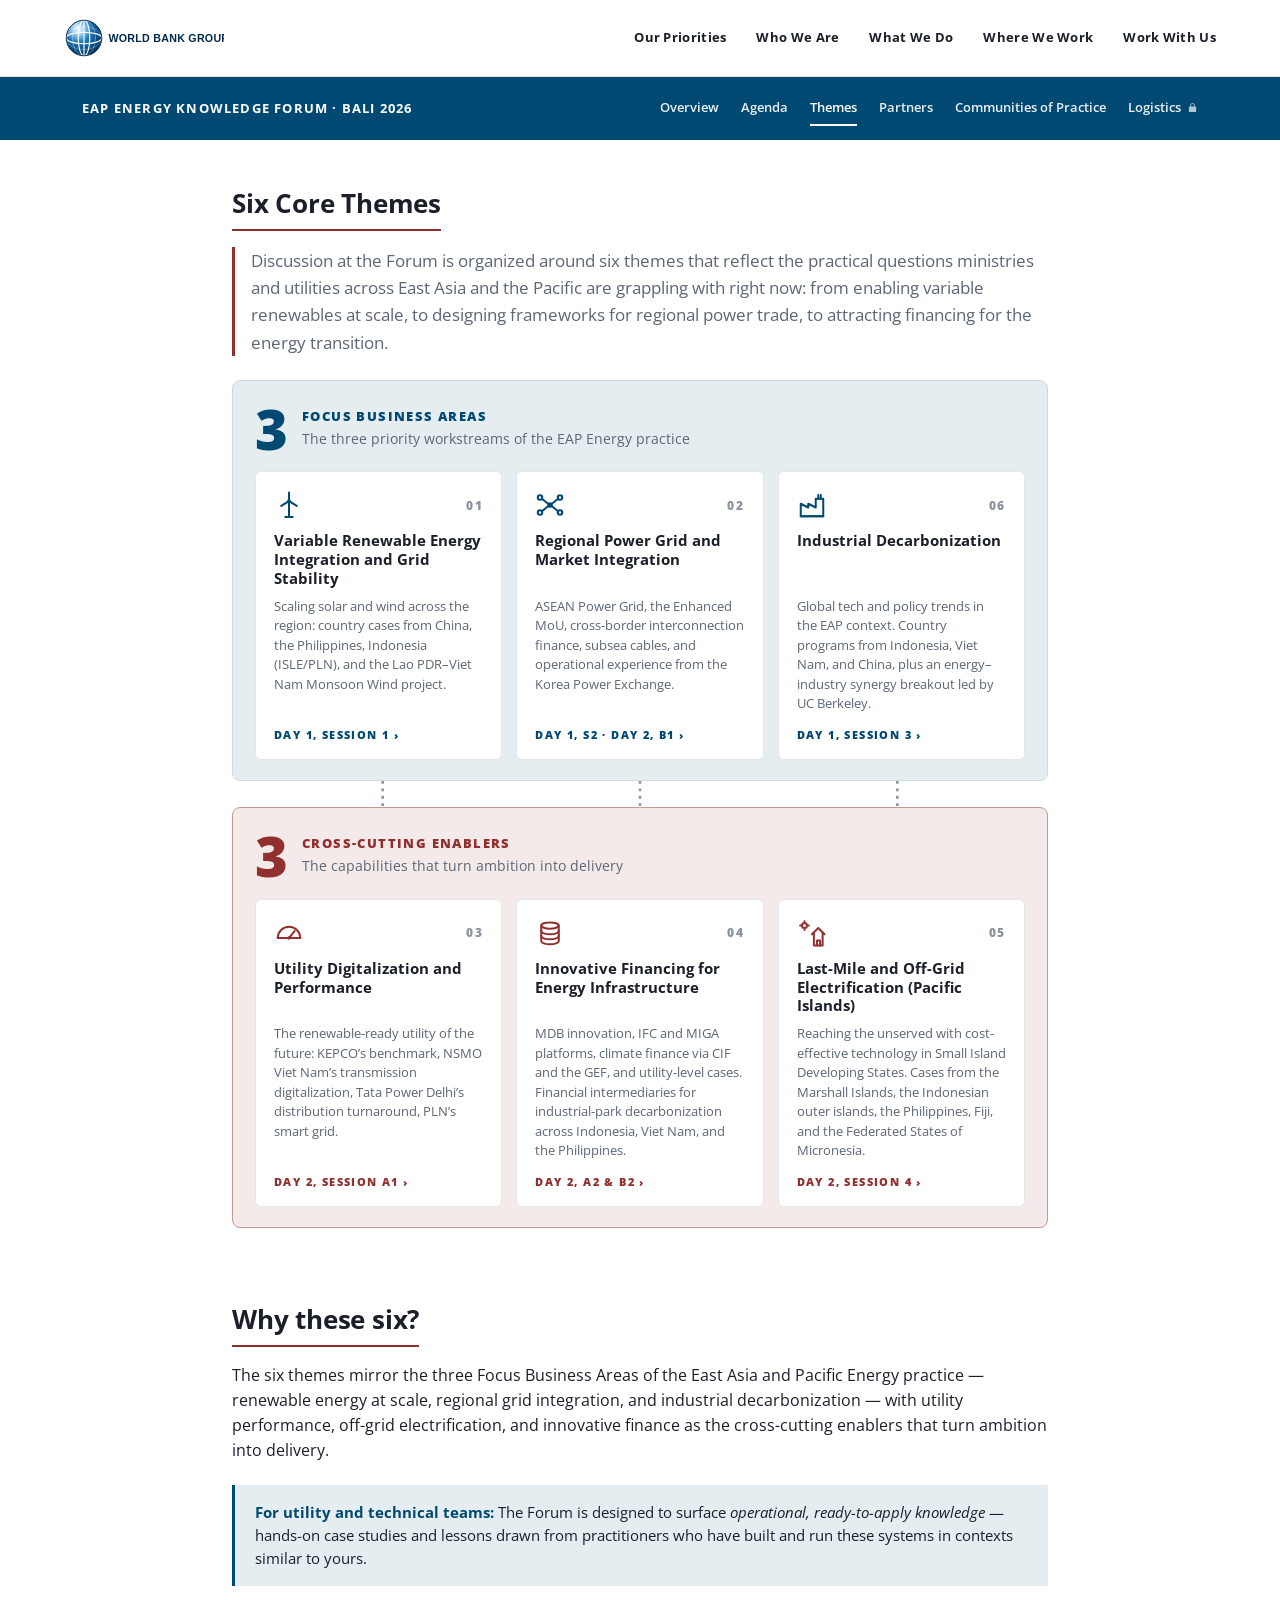
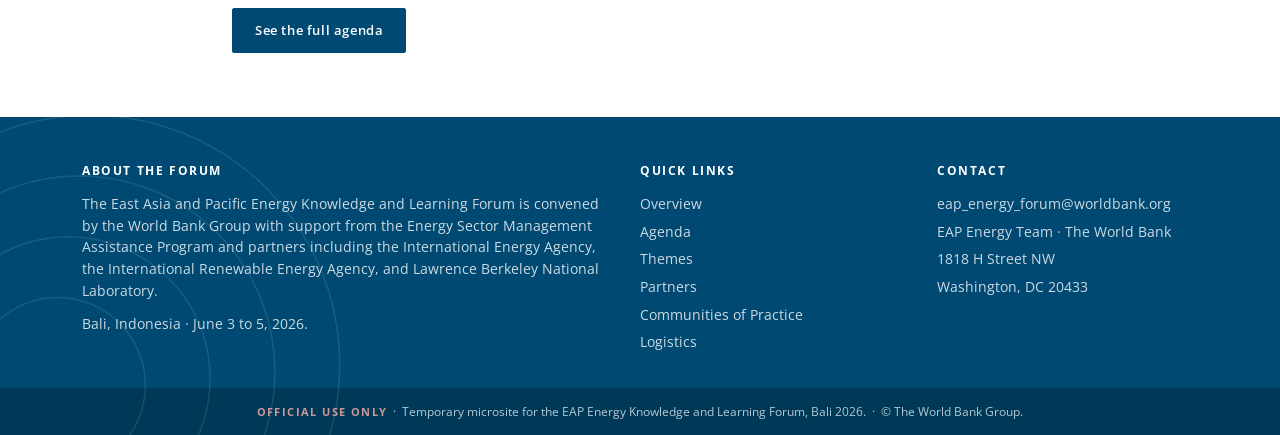
<file: themes.html>
<!doctype html>
<html lang="en">
<head>
 <meta charset="utf-8">
 <meta name="viewport" content="width=device-width,initial-scale=1">
 <title>Themes | EAP Energy Knowledge and Learning Forum</title>
 <link rel="stylesheet" href="css/styles.css">
</head>
<body>

<div class="page single">
 <main>
 <h2>Six Core Themes</h2>
 <p class="lead">
 Discussion at the Forum is organized around six themes that reflect the practical questions ministries and utilities across East Asia and the Pacific are grappling with right now: from enabling variable renewables at scale, to designing frameworks for regional power trade, to attracting financing for the energy transition.
 </p>

 <div class="themes-info">

 <!-- TIER 1: 3 Focus Business Areas -->
 <div class="themes-info-tier themes-info-tier--focus">
 <div class="themes-info-tier-head">
 <span class="themes-info-tier-count">3</span>
 <div class="themes-info-tier-text">
 <span class="themes-info-tier-eyebrow">Focus Business Areas</span>
 <span class="themes-info-tier-sub">The three priority workstreams of the EAP Energy practice</span>
 </div>
 </div>
 <div class="themes-info-tiles">

 <a class="themes-info-tile" href="agenda.html#d1">
 <div class="themes-info-tile-head">
 <svg class="themes-info-tile-icon" viewBox="0 0 24 24" fill="none" stroke="currentColor" stroke-width="1.6" stroke-linecap="round" stroke-linejoin="round" aria-hidden="true">
 <circle cx="12" cy="9" r="1.6" fill="currentColor" stroke="none"/>
 <path d="M12 7.4 L12 2"/>
 <path d="M10.7 9.7 L5.8 12.7"/>
 <path d="M13.3 9.7 L18.2 12.7"/>
 <path d="M12 10.6 L12 21.5"/>
 <path d="M9 21.5 L15 21.5"/>
 </svg>
 <span class="themes-info-tile-num">01</span>
 </div>
 <h3 class="themes-info-tile-title">Variable Renewable Energy Integration and Grid Stability</h3>
 <p class="themes-info-tile-blurb">Scaling solar and wind across the region: country cases from China, the Philippines, Indonesia (ISLE/PLN), and the Lao PDR&ndash;Viet Nam Monsoon Wind project.</p>
 <span class="themes-info-tile-link">Day 1, Session 1 &rsaquo;</span>
 </a>

 <a class="themes-info-tile" href="agenda.html#d1">
 <div class="themes-info-tile-head">
 <svg class="themes-info-tile-icon" viewBox="0 0 24 24" fill="none" stroke="currentColor" stroke-width="1.6" stroke-linecap="round" stroke-linejoin="round" aria-hidden="true">
 <circle cx="4" cy="6" r="1.8"/>
 <circle cx="20" cy="6" r="1.8"/>
 <circle cx="4" cy="18" r="1.8"/>
 <circle cx="20" cy="18" r="1.8"/>
 <circle cx="12" cy="12" r="2.2" fill="currentColor" stroke="none"/>
 <path d="M5.5 7 L10.5 11"/>
 <path d="M18.5 7 L13.5 11"/>
 <path d="M5.5 17 L10.5 13"/>
 <path d="M18.5 17 L13.5 13"/>
 </svg>
 <span class="themes-info-tile-num">02</span>
 </div>
 <h3 class="themes-info-tile-title">Regional Power Grid and Market Integration</h3>
 <p class="themes-info-tile-blurb">ASEAN Power Grid, the Enhanced MoU, cross-border interconnection finance, subsea cables, and operational experience from the Korea Power Exchange.</p>
 <span class="themes-info-tile-link">Day 1, S2 &middot; Day 2, B1 &rsaquo;</span>
 </a>

 <a class="themes-info-tile" href="agenda.html#d1">
 <div class="themes-info-tile-head">
 <svg class="themes-info-tile-icon" viewBox="0 0 24 24" fill="none" stroke="currentColor" stroke-width="1.6" stroke-linecap="round" stroke-linejoin="round" aria-hidden="true">
 <path d="M3 21 L3 11 L9 14 L9 11 L15 14 L15 7 L21 7 L21 21 Z"/>
 <path d="M3 21 L21 21"/>
 <path d="M17 4 L17 7"/>
 <path d="M19 4 L19 7"/>
 </svg>
 <span class="themes-info-tile-num">06</span>
 </div>
 <h3 class="themes-info-tile-title">Industrial Decarbonization</h3>
 <p class="themes-info-tile-blurb">Global tech and policy trends in the EAP context. Country programs from Indonesia, Viet Nam, and China, plus an energy&ndash;industry synergy breakout led by UC Berkeley.</p>
 <span class="themes-info-tile-link">Day 1, Session 3 &rsaquo;</span>
 </a>

 </div>
 </div>

 <!-- Connector between tiers -->
 <div class="themes-info-connector" aria-hidden="true">
 <svg viewBox="0 0 600 28" preserveAspectRatio="none">
 <path d="M100 0 L100 28" stroke="currentColor" stroke-width="2" stroke-dasharray="3 5"/>
 <path d="M300 0 L300 28" stroke="currentColor" stroke-width="2" stroke-dasharray="3 5"/>
 <path d="M500 0 L500 28" stroke="currentColor" stroke-width="2" stroke-dasharray="3 5"/>
 </svg>
 </div>

 <!-- TIER 2: 3 Cross-cutting Enablers -->
 <div class="themes-info-tier themes-info-tier--enabler">
 <div class="themes-info-tier-head">
 <span class="themes-info-tier-count">3</span>
 <div class="themes-info-tier-text">
 <span class="themes-info-tier-eyebrow">Cross-cutting Enablers</span>
 <span class="themes-info-tier-sub">The capabilities that turn ambition into delivery</span>
 </div>
 </div>
 <div class="themes-info-tiles">

 <a class="themes-info-tile" href="agenda.html#d2">
 <div class="themes-info-tile-head">
 <svg class="themes-info-tile-icon" viewBox="0 0 24 24" fill="none" stroke="currentColor" stroke-width="1.6" stroke-linecap="round" stroke-linejoin="round" aria-hidden="true">
 <path d="M3 16 a9 9 0 0 1 18 0"/>
 <path d="M3 16 L21 16"/>
 <path d="M12 16 L16.5 10.5"/>
 <circle cx="12" cy="16" r="1.4" fill="currentColor" stroke="none"/>
 </svg>
 <span class="themes-info-tile-num">03</span>
 </div>
 <h3 class="themes-info-tile-title">Utility Digitalization and Performance</h3>
 <p class="themes-info-tile-blurb">The renewable-ready utility of the future: KEPCO&rsquo;s benchmark, NSMO Viet Nam&rsquo;s transmission digitalization, Tata Power Delhi&rsquo;s distribution turnaround, PLN&rsquo;s smart grid.</p>
 <span class="themes-info-tile-link">Day 2, Session A1 &rsaquo;</span>
 </a>

 <a class="themes-info-tile" href="agenda.html#d2">
 <div class="themes-info-tile-head">
 <svg class="themes-info-tile-icon" viewBox="0 0 24 24" fill="none" stroke="currentColor" stroke-width="1.6" stroke-linecap="round" stroke-linejoin="round" aria-hidden="true">
 <ellipse cx="12" cy="6" rx="7" ry="2.5"/>
 <path d="M5 6 L5 10.5 C 5 11.88 8.13 13 12 13 C 15.87 13 19 11.88 19 10.5 L19 6"/>
 <path d="M5 10 L5 14.5 C 5 15.88 8.13 17 12 17 C 15.87 17 19 15.88 19 14.5 L19 10"/>
 <path d="M5 14 L5 18.5 C 5 19.88 8.13 21 12 21 C 15.87 21 19 19.88 19 18.5 L19 14"/>
 </svg>
 <span class="themes-info-tile-num">04</span>
 </div>
 <h3 class="themes-info-tile-title">Innovative Financing for Energy Infrastructure</h3>
 <p class="themes-info-tile-blurb">MDB innovation, IFC and MIGA platforms, climate finance via CIF and the GEF, and utility-level cases. Financial intermediaries for industrial-park decarbonization across Indonesia, Viet Nam, and the Philippines.</p>
 <span class="themes-info-tile-link">Day 2, A2 &amp; B2 &rsaquo;</span>
 </a>

 <a class="themes-info-tile" href="agenda.html#d2">
 <div class="themes-info-tile-head">
 <svg class="themes-info-tile-icon" viewBox="0 0 24 24" fill="none" stroke="currentColor" stroke-width="1.6" stroke-linecap="round" stroke-linejoin="round" aria-hidden="true">
 <circle cx="6" cy="6" r="2"/>
 <path d="M6 2.5 L6 3"/>
 <path d="M6 9 L6 9.5"/>
 <path d="M2.5 6 L3 6"/>
 <path d="M9 6 L9.5 6"/>
 <path d="M12 13 L17 8 L22 13"/>
 <path d="M13.5 12 L13.5 22 L20.5 22 L20.5 12"/>
 <path d="M16 22 L16 18 L18.5 18 L18.5 22"/>
 </svg>
 <span class="themes-info-tile-num">05</span>
 </div>
 <h3 class="themes-info-tile-title">Last-Mile and Off-Grid Electrification (Pacific Islands)</h3>
 <p class="themes-info-tile-blurb">Reaching the unserved with cost-effective technology in Small Island Developing States. Cases from the Marshall Islands, the Indonesian outer islands, the Philippines, Fiji, and the Federated States of Micronesia.</p>
 <span class="themes-info-tile-link">Day 2, Session 4 &rsaquo;</span>
 </a>

 </div>
 </div>

 </div>

 <h2>Why these six?</h2>
 <p>
 The six themes mirror the three Focus Business Areas of the East Asia and Pacific Energy practice &mdash; renewable energy at scale, regional grid integration, and industrial decarbonization &mdash; with utility performance, off-grid electrification, and innovative finance as the cross-cutting enablers that turn ambition into delivery.
 </p>

 <div class="callout">
 <strong>For utility and technical teams:</strong> The Forum is designed to surface <em>operational, ready-to-apply knowledge</em> &mdash; hands-on case studies and lessons drawn from practitioners who have built and run these systems in contexts similar to yours.
 </div>

 <div class="btn-row">
 <a class="btn" href="agenda.html">See the full agenda</a>
 <a class="btn btn-secondary" href="communities.html">Communities of Practice</a>
 </div>
 </main>
</div>

<script src="js/partials.js"></script>
</body>
</html>
</file>
<file: css/styles.css>
/* ============================================================
   EAP Energy Knowledge Forum — Open Sans, clean & polished
   Accent colors: WBG Infrastructure red + Corporate navy
   ============================================================ */

@import url('https://fonts.googleapis.com/css2?family=Open+Sans:ital,wght@0,300;0,400;0,500;0,600;0,700;0,800;1,400;1,600&display=swap');

:root {
  --ink:           #1A1F2A;
  --ink-soft:      #2F3540;
  --muted:         #5C6675;
  --muted-2:       #8A93A1;
  --rule:          #E3E6EB;
  --rule-soft:     #EFF1F4;
  --paper:         #FFFFFF;
  --paper-2:       #F7F8FA;
  --paper-3:       #EEF1F5;

  --wb-corp:       #004972;
  --wb-corp-dark:  #003958;
  --wb-corp-10:    #E5EDF1;
  --wb-corp-20:    #CCDBE3;
  --wb-corp-30:    #B2C8D5;
  --wb-corp-90:    #195B80;
  --wb-infra:      #91302F;
  --wb-infra-dark: #7c2727;
  --wb-infra-10:   #F4EAEA;
  --wb-infra-50:   #C89797;

  --link:          var(--wb-corp);
  --link-hover:    var(--wb-infra);

  --content-max: 1180px;
  --reading-max: 760px;
  --sidebar-w:  320px;

  --font-sans: "Open Sans", -apple-system, BlinkMacSystemFont, "Segoe UI", Helvetica, Arial, sans-serif;
}

* { box-sizing: border-box; }

html, body {
  margin: 0; padding: 0;
  font-family: var(--font-sans);
  font-size: 16px;
  line-height: 1.6;
  color: var(--ink);
  background: var(--paper);
  -webkit-font-smoothing: antialiased;
  -moz-osx-font-smoothing: grayscale;
}

a { color: var(--link); text-decoration: none; transition: color .15s; }
a:hover { color: var(--link-hover); text-decoration: underline; }

img { max-width: 100%; height: auto; display: block; }

/* ============================================================
   TOP BAR
   ============================================================ */
.wb-topbar { background: var(--paper); border-bottom: 1px solid var(--rule); }
.wb-topbar-inner {
  padding: 18px 64px;
  display: flex;
  align-items: center;
  justify-content: space-between;
  gap: 24px;
}
.wb-brand { display: flex; align-items: center; gap: 12px; }
.wb-brand:hover { text-decoration: none; }
.wb-brand-logo { height: 40px; width: auto; display: block; }

.wb-topnav { display: flex; gap: 30px; }
.wb-topnav a {
  color: var(--ink);
  font-size: 13px;
  font-weight: 700;
  letter-spacing: 0.3px;
  padding: 4px 0;
  border-bottom: 2px solid transparent;
}
.wb-topnav a:hover { color: var(--wb-infra); border-bottom-color: var(--wb-infra); text-decoration: none; }

/* ============================================================
   EVENT SUB-NAV (inner pages)
   ============================================================ */
.wb-eventnav { background: var(--wb-corp); color: #fff; }
.wb-eventnav-inner {
  max-width: var(--content-max);
  margin: 0 auto;
  padding: 14px 32px;
  display: flex;
  align-items: center;
  justify-content: space-between;
  gap: 24px;
  flex-wrap: wrap;
}
.wb-eventnav-title {
  color: #fff !important;
  font-size: 13px;
  font-weight: 700;
  letter-spacing: 1.2px;
  text-transform: uppercase;
}
.wb-eventnav-title:hover { text-decoration: none; opacity: 0.85; }
.wb-eventnav-links { display: flex; gap: 22px; flex-wrap: wrap; }
.wb-eventnav-links a {
  color: rgba(255,255,255,0.92);
  font-size: 13px;
  font-weight: 600;
  padding: 6px 0;
  border-bottom: 2px solid transparent;
  display: inline-flex;
  align-items: center;
  gap: 6px;
}
.wb-eventnav-links a:hover { color: #fff; border-bottom-color: #fff; text-decoration: none; }
.wb-eventnav-links a.active { color: #fff; border-bottom-color: #fff; }
.wb-eventnav-links .gated .lock-ico { opacity: 0.75; }

/* ============================================================
   HERO (landing only)
   ============================================================ */
.hero-split {
  display: grid;
  grid-template-columns: minmax(0, 1fr) minmax(0, 1fr);
  background: var(--wb-corp);
  color: #fff;
  min-height: 540px;
}
.hero-split-left {
  padding: 60px 64px 64px;
  position: relative;
  overflow: hidden;
}
.hero-split-left::after {
  content: "";
  position: absolute;
  right: -2px; top: 0; bottom: 0;
  width: 80px;
  background-image: url("data:image/svg+xml;utf8,<svg xmlns='http://www.w3.org/2000/svg' viewBox='0 0 80 540' preserveAspectRatio='none'><path d='M 40 0 C 30 60, 55 130, 35 200 C 18 280, 60 350, 28 430 C 12 480, 50 530, 35 540' stroke='%23ffffff' stroke-width='2.4' fill='none' opacity='0.18'/><path d='M 50 0 C 60 80, 25 150, 55 220 C 70 290, 30 360, 60 440 C 70 490, 30 530, 55 540' stroke='%23ffffff' stroke-width='1.6' fill='none' opacity='0.10'/></svg>");
  background-size: 100% 100%;
  pointer-events: none;
}

.hero-eyebrow {
  font-size: 18px;
  font-weight: 700;
  letter-spacing: 3px;
  text-transform: uppercase;
  color: rgba(255,255,255,0.92);
  margin-bottom: 28px;
}
.hero-tag {
  display: inline-block;
  background: rgba(255,255,255,0.10);
  border: 1px solid rgba(255,255,255,0.28);
  color: #fff;
  font-size: 11.5px;
  font-weight: 700;
  letter-spacing: 1.6px;
  text-transform: uppercase;
  padding: 7px 14px;
  margin-bottom: 28px;
}
.hero-tag.upcoming { background: var(--wb-infra); border-color: var(--wb-infra); }

.hero-split h1 {
  font-size: 52px;
  line-height: 1.08;
  margin: 0 0 26px;
  font-weight: 800;
  letter-spacing: -0.8px;
  max-width: 620px;
}
.hero-subtitle {
  font-size: 17.5px;
  line-height: 1.6;
  color: rgba(255,255,255,0.92);
  max-width: 540px;
  margin: 0 0 32px;
  font-weight: 400;
}
.hero-cta-row { display: flex; gap: 12px; flex-wrap: wrap; }

.hero-split-right {
  background: var(--paper);
  position: relative;
  overflow: hidden;
  display: flex;
  flex-direction: column;
  min-height: 540px;
}
.hero-split-right .hero-photo {
  width: 100%;
  flex: 1 1 auto;
  min-height: 0;
  object-fit: cover;
  display: block;
  transition: opacity 600ms ease;
}
.hero-split-right.is-map .hero-photo {
  object-fit: contain;
  object-position: center;
  background: var(--paper-2, #f6f7f9);
  padding: 16px;
}
.hero-split-right .hero-photo-credit {
  flex: 0 0 auto;
  background: var(--paper-2);
  color: var(--ink-soft);
  font-size: 12px;
  font-weight: 600;
  letter-spacing: 0.5px;
  padding: 12px 20px;
  text-align: left;
  border-top: 1px solid var(--rule);
  transition: opacity 600ms ease;
}
.hero-split-right.is-fading .hero-photo,
.hero-split-right.is-fading .hero-photo-credit {
  opacity: 0;
}
.hero-split-right .hero-photo-credit {
  position: absolute;
  left: 20px;
  bottom: 16px;
  font-size: 11px;
  font-weight: 600;
  letter-spacing: 0.8px;
  color: #fff;
  background: rgba(0,0,0,0.42);
  padding: 6px 12px;
  border-radius: 2px;
  backdrop-filter: blur(2px);
}

/* ============================================================
   INFO STRIP
   ============================================================ */
.info-strip {
  background: var(--paper-2);
  border-top: 1px solid var(--rule);
  border-bottom: 1px solid var(--rule);
}
.info-strip-inner {
  max-width: var(--content-max);
  margin: 0 auto;
  padding: 38px 32px;
  display: grid;
  grid-template-columns: repeat(3, 1fr);
  gap: 48px;
}
.info-strip-col h3 {
  font-size: 11px;
  font-weight: 700;
  letter-spacing: 1.8px;
  text-transform: uppercase;
  color: var(--muted);
  margin: 0 0 10px;
}
.info-strip-col p { margin: 0; font-size: 15px; line-height: 1.55; color: var(--ink); }
.info-strip-col p + p { margin-top: 4px; color: var(--muted); }
.info-strip-col strong { font-weight: 700; }
.info-strip-col a { color: var(--ink); border-bottom: 1px dotted var(--muted-2); }
.info-strip-col a:hover { color: var(--wb-infra); border-bottom-color: var(--wb-infra); text-decoration: none; }

/* ============================================================
   SECTION TAB NAV (sticky)
   ============================================================ */
.section-tabs {
  background: var(--paper);
  border-bottom: 1px solid var(--rule);
  position: sticky;
  top: 0;
  z-index: 10;
}
.section-tabs-inner {
  max-width: var(--content-max);
  margin: 0 auto;
  padding: 0 32px;
  display: flex;
  gap: 36px;
  overflow-x: auto;
}
.section-tabs a {
  font-size: 12.5px;
  font-weight: 700;
  letter-spacing: 1.2px;
  text-transform: uppercase;
  color: var(--muted);
  padding: 18px 0;
  border-bottom: 2px solid transparent;
  white-space: nowrap;
}
.section-tabs a:hover { color: var(--ink); text-decoration: none; }
.section-tabs a.active { color: var(--ink); border-bottom-color: var(--wb-infra); }

/* ============================================================
   STORY SECTION
   ============================================================ */
.story-section { padding: 72px 0; }
.story-section.grey { background: var(--paper-2); }
.story-inner { max-width: var(--content-max); margin: 0 auto; padding: 0 32px; }

.kicker {
  font-size: 11.5px;
  font-weight: 700;
  letter-spacing: 1.8px;
  text-transform: uppercase;
  color: var(--wb-infra);
  margin: 0 0 16px;
  display: flex;
  align-items: center;
  gap: 12px;
}
.kicker::after {
  content: "";
  flex: 0 0 56px;
  height: 1px;
  background: var(--wb-infra);
}
.kicker.light { color: var(--wb-infra-50); }
.kicker.light::after { background: rgba(255,255,255,0.25); }

h2.display {
  font-size: 38px;
  line-height: 1.15;
  font-weight: 800;
  color: var(--ink);
  margin: 0 0 22px;
  max-width: 880px;
  letter-spacing: -0.6px;
}
h2.display.light { color: #fff; }

.story-body { max-width: var(--reading-max); }
.story-body p { font-size: 17px; line-height: 1.65; color: var(--ink-soft); margin: 0 0 14px; }

.lead-2 { font-size: 17px; line-height: 1.6; color: var(--ink-soft); margin: 0 0 18px; max-width: 760px; }
.muted { color: var(--muted); font-size: 15px; line-height: 1.55; }

.mt-0  { margin-top: 0 !important; }
.mt-24 { margin-top: 24px; }
.mt-32 { margin-top: 32px; }

/* ============================================================
   WHY NOW — split
   ============================================================ */
.split-section {
  padding: 80px 0;
  border-top: 1px solid var(--rule);
  border-bottom: 1px solid var(--rule);
}
.context-heading {
  max-width: var(--content-max);
  margin: 0 auto 36px;
  padding: 0 32px;
}
.context-heading .pullquote.one-line {
  max-width: none;
  white-space: nowrap;
  font-size: clamp(20px, 2.55vw, 32px);
  letter-spacing: -0.4px;
  margin-bottom: 0;
}
.context-figure-wrap {
  max-width: var(--content-max);
  margin: 0 auto 56px;
  padding: 0 32px;
}
.context-figure {
  margin: 0;
  padding: 28px 28px 18px;
  background: var(--paper);
  border: 1px solid var(--rule);
  border-radius: 6px;
}
.context-figure img {
  display: block;
  width: 100%;
  height: auto;
  border: none;
  border-radius: 0;
}
.context-figure figcaption {
  font-size: 13px;
  color: var(--muted);
  margin-top: 10px;
  font-style: italic;
}
.split-inner {
  max-width: var(--content-max);
  margin: 0 auto;
  padding: 0 32px;
  display: grid;
  grid-template-columns: 1.05fr 1fr;
  gap: 64px;
  align-items: start;
}
.split-left { padding-right: 8px; }
.split-right { border-left: 1px solid var(--rule); padding-left: 48px; }

.pullquote {
  font-size: 38px;
  line-height: 1.1;
  font-weight: 800;
  color: var(--ink);
  margin: 0 0 16px;
  letter-spacing: -0.6px;
  max-width: 460px;
}
.pullquote-sub {
  font-size: 15.5px;
  line-height: 1.6;
  color: var(--muted);
  margin: 0 0 18px;
  max-width: 460px;
}

.context-list {
  list-style: none;
  padding: 0;
  margin: 12px 0 0;
  max-width: 460px;
}
.context-list li {
  padding: 12px 0;
  border-top: 1px solid var(--rule);
  font-size: 14.5px;
  line-height: 1.55;
  color: var(--ink-soft);
}
.context-list li:last-child { border-bottom: 1px solid var(--rule); }
.context-list li strong { color: var(--ink); font-weight: 700; }

.split-bullets { list-style: none; padding: 0; margin: 8px 0 0; }
.split-bullets li {
  padding: 14px 0;
  border-top: 1px solid var(--rule);
  font-size: 15.5px;
  line-height: 1.55;
  color: var(--ink-soft);
}
.split-bullets li:last-child { border-bottom: 1px solid var(--rule); }
.split-bullets li strong { color: var(--ink); font-weight: 700; }

/* ============================================================
   FEATURE CARDS
   ============================================================ */
.feature-grid {
  display: grid;
  grid-template-columns: repeat(auto-fit, minmax(280px, 1fr));
  gap: 0;
  border-top: 1px solid var(--rule);
}
.feature-card {
  padding: 28px 32px 28px 0;
  border-bottom: 1px solid var(--rule);
  border-right: 1px solid var(--rule);
}
.feature-card:last-child { border-right: none; }
.feature-card .num {
  display: inline-block;
  font-size: 12px;
  font-weight: 700;
  letter-spacing: 1.4px;
  color: var(--wb-infra);
  margin-bottom: 12px;
}
.feature-card h3 {
  font-size: 19px;
  font-weight: 700;
  color: var(--ink);
  margin: 0 0 8px;
  letter-spacing: -0.2px;
}
.feature-card p { font-size: 15px; line-height: 1.55; color: var(--muted); margin: 0; }

/* ============================================================
   THEMES GRID
   ============================================================ */
.themes-grid {
  display: grid;
  grid-template-columns: repeat(auto-fit, minmax(280px, 1fr));
  gap: 0;
  border-top: 1px solid var(--rule);
  border-left: 1px solid var(--rule);
}
.themes-grid-3x2 { grid-template-columns: repeat(3, 1fr); }
.theme-card {
  padding: 24px 24px 22px;
  border-right: 1px solid var(--rule);
  border-bottom: 1px solid var(--rule);
  background: var(--paper);
  transition: background .18s;
}
.theme-card:hover { background: var(--paper-2); }
.theme-day {
  font-size: 10.5px;
  font-weight: 700;
  letter-spacing: 1.4px;
  text-transform: uppercase;
  color: var(--wb-infra);
  margin-bottom: 10px;
}
.theme-card h3 {
  font-size: 17px;
  font-weight: 700;
  color: var(--ink);
  margin: 0 0 8px;
  line-height: 1.25;
}
.theme-card p { font-size: 14.5px; line-height: 1.55; color: var(--muted); margin: 0 0 12px; }
.theme-card a {
  font-size: 11.5px;
  font-weight: 700;
  letter-spacing: 1.4px;
  text-transform: uppercase;
  color: var(--wb-infra);
}
.theme-card a:hover { color: var(--wb-infra-dark); text-decoration: none; }
@media (max-width: 980px) {
  .themes-grid-3x2 { grid-template-columns: repeat(2, 1fr); }
}
@media (max-width: 720px) {
  .themes-grid-3x2 { grid-template-columns: 1fr; }
}

/* ============================================================
   THEMES INFOGRAPHIC (themes.html)
   ============================================================ */
.themes-info { margin: 24px 0 36px; padding: 0; }
.themes-info-tier {
  border-radius: 8px;
  padding: 22px 22px 20px;
  position: relative;
}
.themes-info-tier--focus {
  background: var(--wb-corp-10);
  border: 1px solid var(--wb-corp-20);
}
.themes-info-tier--enabler {
  background: var(--wb-infra-10);
  border: 1px solid var(--wb-infra-50);
}
.themes-info-tier-head {
  display: flex;
  align-items: center;
  gap: 16px;
  margin-bottom: 18px;
}
.themes-info-tier-count {
  font-size: 56px;
  font-weight: 800;
  line-height: 0.9;
  letter-spacing: -2px;
}
.themes-info-tier--focus .themes-info-tier-count { color: var(--wb-corp); }
.themes-info-tier--enabler .themes-info-tier-count { color: var(--wb-infra); }
.themes-info-tier-text { display: flex; flex-direction: column; gap: 2px; }
.themes-info-tier-eyebrow {
  font-size: 13px;
  font-weight: 800;
  letter-spacing: 1.4px;
  text-transform: uppercase;
}
.themes-info-tier--focus .themes-info-tier-eyebrow { color: var(--wb-corp); }
.themes-info-tier--enabler .themes-info-tier-eyebrow { color: var(--wb-infra); }
.themes-info-tier-sub { font-size: 13.5px; color: var(--muted); }

.themes-info-tiles {
  display: grid;
  grid-template-columns: repeat(3, 1fr);
  gap: 14px;
}
.themes-info-tile {
  background: var(--paper);
  border: 1px solid var(--rule);
  border-radius: 6px;
  padding: 18px 18px 16px;
  display: flex;
  flex-direction: column;
  text-decoration: none;
  color: inherit;
  transition: border-color 180ms, transform 180ms, box-shadow 180ms;
}
.themes-info-tile:hover {
  border-color: var(--ink);
  transform: translateY(-1px);
  box-shadow: 0 2px 10px rgba(26,31,42,0.06);
  text-decoration: none;
}
.themes-info-tile-head {
  display: flex;
  align-items: center;
  justify-content: space-between;
  margin-bottom: 12px;
}
.themes-info-tile-icon {
  width: 30px;
  height: 30px;
  flex-shrink: 0;
}
.themes-info-tier--focus .themes-info-tile-icon { color: var(--wb-corp); }
.themes-info-tier--enabler .themes-info-tile-icon { color: var(--wb-infra); }
.themes-info-tile-num {
  font-size: 12px;
  font-weight: 800;
  letter-spacing: 1.6px;
  color: var(--muted-2);
  font-variant-numeric: tabular-nums;
}
.themes-info-tile-title {
  font-size: 14.5px;
  font-weight: 700;
  line-height: 1.3;
  margin: 0 0 8px;
  color: var(--ink);
  min-height: calc(1.3em * 3);
}
.themes-info-tile-blurb {
  font-size: 13px;
  line-height: 1.5;
  color: var(--muted);
  margin: 0 0 12px;
  flex: 1;
  min-height: calc(1.5em * 4);
}
.themes-info-tile-link {
  font-size: 11px;
  font-weight: 800;
  letter-spacing: 1.4px;
  text-transform: uppercase;
  text-decoration: none;
}
.themes-info-tier--focus .themes-info-tile-link { color: var(--wb-corp); }
.themes-info-tier--enabler .themes-info-tile-link { color: var(--wb-infra); }
.themes-info-tile:hover .themes-info-tile-link { text-decoration: underline; }

.themes-info-connector {
  height: 26px;
  margin: 0 22px;
  color: var(--muted-2);
}
.themes-info-connector svg { width: 100%; height: 100%; display: block; }

@media (max-width: 980px) {
  .themes-info-tiles { grid-template-columns: 1fr; }
  .themes-info-tier-count { font-size: 44px; }
  .themes-info-connector { height: 18px; }
  .themes-info-tile-title { min-height: 0; }
  .themes-info-tile-blurb { min-height: 0; }
}

/* ============================================================
   COP INFOGRAPHIC (communities.html — Priority themes)
   ============================================================ */
.cop-info {
  margin: 24px 0 32px;
  border-radius: 8px;
  overflow: hidden;
  border: 1px solid var(--rule);
}
.cop-info-head {
  display: flex;
  align-items: center;
  justify-content: space-between;
  gap: 24px;
  padding: 18px 24px 16px;
  background: var(--wb-corp);
  color: #fff;
}
.cop-info-head-text { display: flex; flex-direction: column; gap: 4px; }
.cop-info-head-eyebrow {
  font-size: 13px;
  font-weight: 800;
  letter-spacing: 1.6px;
  text-transform: uppercase;
  color: #fff;
}
.cop-info-head-sub {
  font-size: 13px;
  color: rgba(255,255,255,0.82);
  line-height: 1.5;
  max-width: 60ch;
}
.cop-info-head-count {
  font-size: 48px;
  font-weight: 800;
  line-height: 0.9;
  letter-spacing: -2px;
  color: #fff;
}
.cop-info-network {
  background: var(--wb-corp-10);
  padding: 14px 24px 8px;
  color: var(--wb-corp);
}
.cop-info-network svg { display: block; width: 100%; height: 40px; }
.cop-info-tiles {
  display: grid;
  grid-template-columns: repeat(3, 1fr);
  background: var(--paper);
}
.cop-info-tile {
  padding: 22px 22px 22px;
  border-right: 1px solid var(--rule);
  border-top: 1px solid var(--rule);
  display: flex;
  flex-direction: column;
}
.cop-info-tile:last-child { border-right: none; }
.cop-info-tile-icon {
  width: 40px;
  height: 40px;
  color: var(--wb-corp);
  margin-bottom: 14px;
}
.cop-info-tile-title {
  font-size: 17px;
  font-weight: 800;
  letter-spacing: -0.15px;
  line-height: 1.25;
  margin: 0 0 8px;
  color: var(--ink);
  min-height: calc(1.25em * 2);
}
.cop-info-tile-blurb {
  font-size: 13.5px;
  line-height: 1.55;
  color: var(--muted);
  margin: 0 0 16px;
  flex: 1;
  min-height: calc(1.55em * 3);
}
.cop-info-tile-meta {
  display: inline-flex;
  align-items: center;
  gap: 9px;
  font-size: 11px;
  font-weight: 700;
  letter-spacing: 1.4px;
  text-transform: uppercase;
  color: var(--wb-corp);
}
.cop-info-tile-pulse {
  position: relative;
  width: 8px;
  height: 8px;
  border-radius: 50%;
  background: var(--wb-infra);
  flex-shrink: 0;
}
.cop-info-tile-pulse::before {
  content: "";
  position: absolute;
  inset: 0;
  border-radius: 50%;
  border: 2px solid var(--wb-infra);
  animation: cop-pulse 2.4s ease-out infinite;
}
@keyframes cop-pulse {
  0%   { transform: scale(0.6); opacity: 0.7; }
  100% { transform: scale(2.4); opacity: 0; }
}
@media (prefers-reduced-motion: reduce) {
  .cop-info-tile-pulse::before { animation: none; }
}
@media (max-width: 980px) {
  .cop-info-tiles { grid-template-columns: 1fr; }
  .cop-info-tile { border-right: none; }
  .cop-info-tile:last-child { border-bottom: none; }
  .cop-info-network { display: none; }
  .cop-info-head-count { font-size: 36px; }
  .cop-info-tile-title { min-height: 0; }
  .cop-info-tile-blurb { min-height: 0; }
}

/* ============================================================
   COP BAND
   ============================================================ */
.band { background: var(--wb-corp); color: #fff; position: relative; overflow: hidden; }
.band::before {
  content: "";
  position: absolute;
  width: 100%; height: 100%;
  background:
    radial-gradient(circle at 88% 30%, rgba(145,48,47,0.28), transparent 40%),
    radial-gradient(circle at 6% 90%, rgba(255,255,255,0.06), transparent 42%);
  pointer-events: none;
}
.band-inner {
  position: relative;
  max-width: var(--content-max);
  margin: 0 auto;
  padding: 80px 32px;
  display: grid;
  grid-template-columns: 1.5fr 1fr;
  gap: 56px;
  align-items: center;
}
.band-left .kicker { color: var(--wb-infra-50); }
.band-left h2.display { color: #fff; }
.band-body { font-size: 17px; line-height: 1.6; color: rgba(255,255,255,0.88); margin: 0 0 24px; max-width: 560px; }
.band-right { display: flex; align-items: center; justify-content: center; }
.band-device {
  width: 320px; height: 320px;
  background-image: url("data:image/svg+xml;utf8,<svg xmlns='http://www.w3.org/2000/svg' viewBox='0 0 400 400' fill='none' stroke='%23ffffff' stroke-width='1.6' opacity='0.55'><circle cx='200' cy='200' r='190'/><circle cx='190' cy='205' r='148'/><circle cx='178' cy='212' r='104'/><circle cx='168' cy='218' r='62'/><path d='M 200 10 Q 300 50 320 150 Q 332 220 285 280 Q 220 330 130 308' stroke-width='2.4' stroke='%2391302F'/></svg>");
  background-size: contain;
  background-repeat: no-repeat;
}

/* ============================================================
   STATS
   ============================================================ */
.stats {
  display: grid;
  grid-template-columns: repeat(auto-fit, minmax(170px, 1fr));
  border-top: 1px solid var(--rule);
}
.stat { padding: 26px 26px 26px 0; border-right: 1px solid var(--rule); border-bottom: 1px solid var(--rule); }
.stat:last-child { border-right: none; }
.stat .v {
  font-size: 40px;
  font-weight: 800;
  color: var(--wb-infra);
  line-height: 1;
  margin-bottom: 8px;
  letter-spacing: -1.2px;
}
.stat .l { font-size: 11px; font-weight: 700; letter-spacing: 1.6px; text-transform: uppercase; color: var(--muted); }

/* ============================================================
   PARTNER CHIPS
   ============================================================ */
.partner-grid {
  display: grid;
  grid-template-columns: repeat(auto-fit, minmax(200px, 1fr));
  gap: 0;
  margin-top: 28px;
  border-top: 1px solid var(--rule);
  border-left: 1px solid var(--rule);
}
.partner-chip {
  font-size: 14.5px;
  font-weight: 600;
  color: var(--ink);
  padding: 24px 22px;
  border-right: 1px solid var(--rule);
  border-bottom: 1px solid var(--rule);
  background: var(--paper);
  line-height: 1.35;
  text-align: left;
  transition: background .15s;
}
.partner-chip:hover { background: var(--paper-2); }

/* ============================================================
   CLOSING CTA
   ============================================================ */
/* ============================================================
   IN THE NEWS — curated panel
   ============================================================ */
.news-header {
  display: grid;
  grid-template-columns: 1fr auto;
  gap: 32px;
  align-items: end;
}
.news-meta {
  display: flex;
  flex-direction: column;
  align-items: flex-end;
  gap: 4px;
  padding-bottom: 6px;
}
.news-meta-label {
  font-size: 10.5px;
  font-weight: 700;
  letter-spacing: 1.6px;
  text-transform: uppercase;
  color: var(--wb-infra);
  padding: 4px 10px;
  border: 1px solid var(--wb-infra);
  border-radius: 2px;
}
.news-meta-date {
  font-size: 12px;
  color: var(--muted);
  letter-spacing: 0.4px;
}
.news-grid {
  display: grid;
  grid-template-columns: repeat(3, 1fr);
  gap: 0;
  border-top: 1px solid var(--rule);
  border-left: 1px solid var(--rule);
}
.news-card {
  display: block;
  padding: 22px 22px 24px;
  background: var(--paper);
  border-right: 1px solid var(--rule);
  border-bottom: 1px solid var(--rule);
  color: inherit;
  text-decoration: none;
  transition: background .15s, transform .15s;
}

/* ============================================================
   ABOUT + NEWS SPLIT (homepage)
   ============================================================ */
.about-news-split {
  display: grid;
  grid-template-columns: minmax(0, 320px) minmax(0, 1fr);
  gap: 48px;
  align-items: start;
}
.about-side { padding-right: 12px; border-right: 1px solid var(--rule); padding-right: 32px; }
.about-side .kicker { margin-bottom: 12px; }
.about-side-title {
  font-size: 22px;
  font-weight: 700;
  line-height: 1.3;
  letter-spacing: -0.2px;
  color: var(--ink);
  margin: 0 0 18px;
}
.about-side .story-body p {
  font-size: 14.5px;
  line-height: 1.6;
  color: var(--muted);
  margin: 0;
}
.news-side { min-width: 0; }
.news-side .news-header { grid-template-columns: 1fr auto; }
.news-side .news-header h2.display { font-size: 26px; line-height: 1.2; }
.news-side .news-header .lead-2 { font-size: 14.5px; }

@media (max-width: 980px) {
  .about-news-split { grid-template-columns: 1fr; gap: 32px; }
  .about-side { border-right: none; padding-right: 0; padding-bottom: 28px; border-bottom: 1px solid var(--rule); }
}

/* ============================================================
   NEWS FEED — category tabs at top, 3-card panel below
   ============================================================ */
.news-feed { display: flex; flex-direction: column; gap: 22px; }

.news-feed-tabs {
  display: flex;
  flex-wrap: wrap;
  gap: 10px;
  padding-bottom: 18px;
  border-bottom: 1px solid var(--rule);
}
.news-feed-tab {
  font-family: inherit;
  font-size: 11px;
  font-weight: 800;
  letter-spacing: 1.4px;
  text-transform: uppercase;
  color: var(--wb-infra);
  background: transparent;
  padding: 7px 14px;
  border: 1px solid var(--wb-infra);
  border-radius: 2px;
  cursor: pointer;
  transition: background .25s, color .25s, transform .15s;
}
.news-feed-tab:hover { background: var(--wb-infra-10); }
.news-feed-tab.is-active {
  background: var(--wb-infra);
  color: #fff;
}

.news-feed-panels {
  position: relative;
  min-height: 220px;
}
.news-feed-panel {
  position: absolute;
  inset: 0;
  display: grid;
  grid-template-columns: repeat(3, 1fr);
  gap: 16px;
  opacity: 0;
  visibility: hidden;
  pointer-events: none;
  transition: opacity 350ms ease, visibility 350ms;
}
.news-feed-panel.is-active {
  opacity: 1;
  visibility: visible;
  pointer-events: auto;
  position: relative;
}
.news-feed-panel .news-card {
  display: flex;
  flex-direction: column;
  background: var(--paper);
  border: 1px solid var(--rule);
  border-right: 1px solid var(--rule);
  border-bottom: 1px solid var(--rule);
  border-radius: 4px;
  padding: 20px 20px 18px;
  color: inherit;
  text-decoration: none;
  transition: background .15s, border-color .15s, transform .15s;
}
.news-feed-panel .news-card:hover {
  background: var(--paper-2);
  border-color: var(--wb-infra);
}
.news-feed-panel .news-card:hover h3 { color: var(--wb-infra); }
.news-feed-panel .news-card h3 {
  font-size: 16px;
  font-weight: 700;
  line-height: 1.32;
  margin: 0 0 10px;
  color: var(--ink);
  letter-spacing: -0.1px;
  transition: color .15s;
}
.news-feed-panel .news-card p {
  font-size: 13.5px;
  line-height: 1.55;
  color: var(--muted);
  margin: 0 0 14px;
  flex: 1;
}
.news-feed-panel .news-card .news-source {
  display: block;
  font-size: 11px;
  font-weight: 700;
  letter-spacing: 0.6px;
  text-transform: uppercase;
  color: var(--muted-2);
}

@media (max-width: 900px) {
  .news-feed-panel { grid-template-columns: 1fr; }
  .news-feed-panels { min-height: 0; }
}
@media (prefers-reduced-motion: reduce) {
  .news-feed-panel { transition: none; }
}
.news-card:hover {
  background: var(--paper-2);
  text-decoration: none;
}
.news-card:hover h3 { color: var(--wb-infra); }
.news-tag {
  display: inline-block;
  font-size: 10.5px;
  font-weight: 700;
  letter-spacing: 1.4px;
  text-transform: uppercase;
  color: var(--wb-corp);
  margin-bottom: 12px;
}
.news-card h3 {
  font-size: 16.5px;
  font-weight: 700;
  line-height: 1.32;
  margin: 0 0 10px;
  color: var(--ink);
  letter-spacing: -0.15px;
  transition: color .15s;
}
.news-card p {
  font-size: 14px;
  line-height: 1.55;
  color: var(--muted);
  margin: 0 0 16px;
}
.news-source {
  display: block;
  font-size: 11.5px;
  font-weight: 600;
  letter-spacing: 0.6px;
  text-transform: uppercase;
  color: var(--muted-2);
}
@media (max-width: 980px) {
  .news-grid { grid-template-columns: repeat(2, 1fr); }
  .news-header { grid-template-columns: 1fr; gap: 16px; }
  .news-meta { align-items: flex-start; flex-direction: row; gap: 10px; }
}
@media (max-width: 720px) {
  .news-grid { grid-template-columns: 1fr; }
}

.banner-photo {
  position: relative;
  width: 100%;
  height: 360px;
  overflow: hidden;
  background: var(--ink);
}
.banner-photo img {
  width: 100%;
  height: 100%;
  object-fit: cover;
  display: block;
  opacity: 0.78;
}
.banner-overlay {
  position: absolute;
  inset: 0;
  display: flex;
  align-items: center;
  justify-content: center;
  padding: 24px;
  background: linear-gradient(to right, rgba(0,73,114,0.45), rgba(0,0,0,0.15) 50%, rgba(145,48,47,0.40));
}
.banner-quote {
  max-width: 780px;
  margin: 0;
  text-align: center;
  color: #fff;
  font-size: 26px;
  line-height: 1.32;
  font-weight: 700;
  letter-spacing: -0.3px;
  text-shadow: 0 2px 12px rgba(0,0,0,0.45);
}
@media (max-width: 720px) {
  .banner-photo { height: 260px; }
  .banner-quote { font-size: 18px; line-height: 1.35; }
}

.partner-tiers {
  margin-top: 36px;
  display: grid;
  gap: 28px;
}
.partner-tier {
  padding: 24px 0;
  border-top: 1px solid var(--rule);
}
.partner-tier:last-child { border-bottom: 1px solid var(--rule); }
.partner-tier .tier-label {
  margin: 0 0 10px;
  font-size: 11.5px;
  font-weight: 700;
  letter-spacing: 1.6px;
  text-transform: uppercase;
  color: var(--wb-infra);
}
.partner-tier .tier-list {
  margin: 0;
  font-size: 17px;
  line-height: 1.55;
  font-weight: 600;
  color: var(--ink);
}

.closing-cta { background: var(--wb-corp); color: #fff; text-align: center; border-bottom: 1px solid rgba(255,255,255,0.10); }
.closing-inner { max-width: 880px; margin: 0 auto; padding: 76px 32px; }
.closing-cta h2 {
  font-size: 32px;
  font-weight: 800;
  line-height: 1.18;
  margin: 0 0 14px;
  color: #fff;
  letter-spacing: -0.4px;
}
.closing-cta p { font-size: 16px; color: rgba(255,255,255,0.78); margin: 0 0 26px; }
.closing-cta .btn-row { justify-content: center; }

/* ============================================================
   BUTTONS
   ============================================================ */
.btn {
  display: inline-block;
  padding: 11px 22px;
  background: var(--wb-corp);
  color: #fff !important;
  font-weight: 600;
  font-size: 13px;
  letter-spacing: 0.6px;
  text-decoration: none;
  border: 1px solid var(--wb-corp);
  border-radius: 2px;
  cursor: pointer;
  font-family: inherit;
  transition: background .15s, color .15s, border-color .15s;
}
.btn:hover { background: var(--wb-corp-dark); border-color: var(--wb-corp-dark); text-decoration: none; }
.btn.btn-secondary {
  background: transparent;
  color: #fff !important;
  border-color: rgba(255,255,255,0.6);
}
.btn.btn-secondary:hover { background: rgba(255,255,255,0.10); border-color: #fff; }
.btn.btn-accent { background: var(--wb-infra); border-color: var(--wb-infra); }
.btn.btn-accent:hover { background: var(--wb-infra-dark); border-color: var(--wb-infra-dark); }
.btn.btn-outline {
  background: transparent;
  color: var(--ink) !important;
  border-color: var(--ink);
}
.btn.btn-outline:hover { background: var(--ink); color: #fff !important; }
.btn.btn-light {
  background: #fff;
  color: var(--ink) !important;
  border-color: #fff;
}
.btn.btn-light:hover { background: var(--paper-2); color: var(--ink) !important; }
.btn.btn-ghost {
  background: transparent;
  color: #fff !important;
  border-color: rgba(255,255,255,0.5);
}
.btn.btn-ghost:hover { background: rgba(255,255,255,0.10); border-color: #fff; }

.btn-row { display: flex; gap: 12px; flex-wrap: wrap; margin-top: 18px; }

/* ============================================================
   INNER PAGE LAYOUT
   ============================================================ */
.page {
  max-width: var(--content-max);
  margin: 0 auto;
  padding: 48px 32px 64px;
  display: grid;
  grid-template-columns: minmax(0, 1fr) var(--sidebar-w);
  gap: 56px;
}
.page.single { grid-template-columns: minmax(0, 1fr); max-width: 880px; }

main h2 {
  font-size: 26px;
  font-weight: 700;
  color: var(--ink);
  margin: 40px 0 16px;
  padding-bottom: 10px;
  border-bottom: 2px solid var(--wb-infra);
  letter-spacing: -0.2px;
  line-height: 1.2;
  display: inline-block;
}
main h2:first-child { margin-top: 0; }
main h3 { font-size: 18px; font-weight: 700; color: var(--ink); margin: 28px 0 10px; }
main h4 {
  font-size: 12px;
  font-weight: 700;
  color: var(--muted);
  margin: 18px 0 8px;
  text-transform: uppercase;
  letter-spacing: 1.2px;
}
main p { margin: 0 0 14px; font-size: 15.5px; line-height: 1.6; }
main ul, main ol { padding-left: 22px; }
main li { margin-bottom: 6px; font-size: 15.5px; line-height: 1.55; }

.lead {
  font-size: 17px;
  line-height: 1.6;
  color: var(--muted);
  font-weight: 400;
  margin-bottom: 20px;
  border-left: 3px solid var(--wb-infra);
  padding-left: 16px;
}

/* ============================================================
   SIDEBAR PANELS
   ============================================================ */
.sidebar { font-size: 14px; }

.event-panel {
  background: var(--wb-corp);
  color: #fff;
  padding: 24px 22px 20px;
  margin-bottom: 22px;
  position: relative;
  overflow: hidden;
}
.event-panel::before {
  content: "";
  position: absolute;
  width: 240px; height: 240px;
  right: -100px; top: -80px;
  background-image: url("data:image/svg+xml;utf8,<svg xmlns='http://www.w3.org/2000/svg' viewBox='0 0 400 400' fill='none' stroke='%23ffffff' stroke-width='1.2' opacity='0.18'><circle cx='200' cy='200' r='180'/><circle cx='190' cy='205' r='140'/><circle cx='180' cy='210' r='100'/></svg>");
  background-size: contain;
  background-repeat: no-repeat;
  pointer-events: none;
}
.event-panel > * { position: relative; }
.event-panel h3 {
  margin: 0 0 14px;
  font-size: 11.5px;
  letter-spacing: 1.6px;
  text-transform: uppercase;
  color: #fff;
  border-bottom: 1px solid rgba(255,255,255,0.25);
  padding-bottom: 10px;
  font-weight: 700;
}
.event-panel dl { margin: 0; }
.event-panel dt {
  font-size: 10.5px;
  font-weight: 700;
  letter-spacing: 1.2px;
  text-transform: uppercase;
  color: var(--wb-corp-20);
  margin-top: 14px;
}
.event-panel dt:first-of-type { margin-top: 0; }
.event-panel dd { margin: 4px 0 0; color: #fff; font-weight: 600; font-size: 14px; }
.event-panel a { color: #fff; text-decoration: underline; }

.partners-panel {
  background: #fff;
  border: 1px solid var(--rule);
  border-top: 3px solid var(--wb-infra);
  padding: 20px 22px;
  margin-bottom: 22px;
}
.partners-panel h3 {
  margin: 0 0 12px;
  font-size: 11px;
  font-weight: 700;
  letter-spacing: 1.4px;
  text-transform: uppercase;
  color: var(--wb-corp);
}
.partners-panel ul { list-style: none; padding: 0; margin: 0; font-size: 13.5px; }
.partners-panel li { padding: 7px 0; border-bottom: 1px solid var(--rule); color: var(--ink-soft); }
.partners-panel li:last-child { border-bottom: none; }

/* ============================================================
   AGENDA
   ============================================================ */
.day-tabs {
  display: flex;
  gap: 28px;
  border-bottom: 1px solid var(--rule);
  margin: 24px 0 0;
}
.day-tab {
  background: transparent;
  border: none;
  border-bottom: 2px solid transparent;
  padding: 13px 0;
  cursor: pointer;
  font-family: inherit;
  font-weight: 700;
  font-size: 12.5px;
  letter-spacing: 1.2px;
  text-transform: uppercase;
  color: var(--muted);
  transition: color .15s;
}
.day-tab:hover { color: var(--ink); }
.day-tab.active { color: var(--ink); border-bottom-color: var(--wb-infra); }

.day-panel { display: none; padding: 28px 0; }
.day-panel.active { display: block; }
.day-panel h3.day-title {
  font-size: 22px;
  margin: 0 0 4px;
  font-weight: 700;
  color: var(--ink);
}
.day-panel .day-subtitle {
  font-size: 12.5px;
  letter-spacing: 1px;
  text-transform: uppercase;
  color: var(--muted);
  margin-bottom: 24px;
}

.session {
  display: grid;
  grid-template-columns: 130px 1fr;
  gap: 22px;
  padding: 20px 0;
  border-top: 1px solid var(--rule);
}
.session:first-of-type { border-top: none; }
.session .time {
  font-weight: 700;
  color: var(--wb-infra);
  font-size: 13.5px;
  font-variant-numeric: tabular-nums;
  letter-spacing: 0.3px;
}
.session .title { font-weight: 700; color: var(--ink); font-size: 16px; margin-bottom: 8px; line-height: 1.3; }
.session .details { font-size: 14.5px; color: var(--ink-soft); line-height: 1.55; }
.session .details ul { margin: 8px 0 0; padding-left: 18px; }
.session .details li { margin-bottom: 4px; font-size: 14.5px; }
.session .role {
  font-size: 10.5px;
  font-weight: 700;
  text-transform: uppercase;
  letter-spacing: 1.2px;
  color: var(--wb-infra);
  margin: 12px 0 4px;
}
.session.break {
  background: var(--paper-2);
  padding: 10px 14px;
  margin: 4px 0;
  border-top: none;
  border-left: 2px solid var(--rule);
}
.session.break .title { font-weight: 400; color: var(--muted); font-style: italic; margin-bottom: 0; font-size: 14px; }
.session .session-sub { font-size: 14px; color: var(--muted); font-style: italic; margin: -2px 0 10px; }

/* ============================================================
   CALLOUT
   ============================================================ */
.callout {
  background: var(--wb-corp-10);
  border-left: 3px solid var(--wb-corp);
  padding: 16px 20px;
  margin: 22px 0;
  font-size: 14.5px;
  line-height: 1.6;
}
.callout strong { color: var(--wb-corp); font-weight: 700; }
.callout.warn { background: var(--wb-infra-10); border-left-color: var(--wb-infra); }
.callout.warn strong { color: var(--wb-infra); }

/* ============================================================
   INFO TABLE & DOWNLOADS
   ============================================================ */
.info-table { width: 100%; border-collapse: collapse; margin: 18px 0; font-size: 14.5px; }
.info-table th, .info-table td {
  text-align: left;
  padding: 11px 14px;
  border-bottom: 1px solid var(--rule);
  vertical-align: top;
}
.info-table th {
  background: var(--paper-2);
  color: var(--ink);
  font-weight: 700;
  font-size: 11px;
  letter-spacing: 0.9px;
  text-transform: uppercase;
  width: 28%;
}

.downloads-list { list-style: none; padding: 0; margin: 14px 0; }
.downloads-list li {
  border: 1px solid var(--rule);
  border-left: 3px solid var(--wb-infra);
  padding: 14px 18px;
  margin-bottom: 10px;
  display: flex;
  justify-content: space-between;
  align-items: center;
  gap: 12px;
  background: var(--paper);
}
.downloads-list li strong { color: var(--ink); display: block; font-weight: 700; }
.downloads-list li small { color: var(--muted); font-size: 12.5px; }

/* ============================================================
   GATE
   ============================================================ */
.gate {
  max-width: 460px;
  margin: 96px auto;
  padding: 40px 32px;
  background: var(--paper);
  border-top: 4px solid var(--wb-infra);
  box-shadow: 0 4px 24px rgba(0,73,114,0.08);
  text-align: center;
}
.gate h2 { color: var(--ink); margin: 0 0 8px; font-size: 22px; font-weight: 700; }
.gate p { color: var(--muted); font-size: 14px; margin: 0 0 22px; }
.gate input[type=password] {
  width: 100%;
  padding: 12px 14px;
  border: 1px solid var(--rule);
  border-radius: 2px;
  font-size: 15px;
  font-family: inherit;
  margin-bottom: 14px;
}
.gate input[type=password]:focus { outline: none; border-color: var(--wb-corp); }
.gate .err { color: var(--wb-infra); font-size: 13px; min-height: 18px; margin-top: 8px; }
.gate-note {
  font-size: 11.5px;
  letter-spacing: 0.4px;
  color: var(--muted);
  margin-top: 18px;
}

/* ============================================================
   FOOTER
   ============================================================ */
.wb-footer {
  background: var(--wb-corp);
  color: var(--wb-corp-20);
  font-size: 13.5px;
  position: relative;
  overflow: hidden;
}
.wb-footer::before {
  content: "";
  position: absolute;
  width: 540px; height: 540px;
  left: -180px; bottom: -200px;
  background-image: url("data:image/svg+xml;utf8,<svg xmlns='http://www.w3.org/2000/svg' viewBox='0 0 400 400' fill='none' stroke='%23ffffff' stroke-width='1.1' opacity='0.10'><circle cx='200' cy='200' r='185'/><circle cx='192' cy='205' r='145'/><circle cx='184' cy='210' r='105'/><circle cx='176' cy='215' r='65'/></svg>");
  background-size: contain;
  background-repeat: no-repeat;
  pointer-events: none;
}
.wb-footer-inner {
  position: relative;
  max-width: var(--content-max);
  margin: 0 auto;
  padding: 44px 32px 28px;
  display: grid;
  grid-template-columns: 2fr 1fr 1fr;
  gap: 36px;
  z-index: 1;
}
.wb-footer h4 {
  color: #fff;
  font-size: 12px;
  letter-spacing: 1.6px;
  text-transform: uppercase;
  margin: 0 0 14px;
  font-weight: 700;
}
.wb-footer a { color: var(--wb-corp-20); }
.wb-footer a:hover { color: #fff; }
.wb-footer ul { list-style: none; padding: 0; margin: 0; }
.wb-footer li { margin-bottom: 6px; }
.wb-footer p { margin: 0 0 12px; line-height: 1.6; }
.wb-footer-bottom {
  background: var(--wb-corp-dark);
  padding: 14px 24px;
  font-size: 12px;
  text-align: center;
  color: var(--wb-corp-30);
}
.wb-footer-bottom .official { color: var(--wb-infra-50); font-weight: 700; letter-spacing: 1.4px; font-size: 10.5px; }

/* ============================================================
   RESPONSIVE
   ============================================================ */
@media (max-width: 980px) {
  .wb-topbar-inner { padding: 16px 28px; }
  .hero-split { grid-template-columns: 1fr; }
  .hero-split-right { height: auto; min-height: 0; }
  .hero-split-right .hero-photo { height: 280px; flex: 0 0 280px; }
  .hero-split-left::after { display: none; }
  .hero-split-left { padding: 44px 28px; }
  .hero-split h1 { font-size: 32px; }
  .info-strip-inner { grid-template-columns: 1fr; gap: 28px; padding: 32px 28px; }
  .split-inner { grid-template-columns: 1fr; gap: 36px; }
  .split-right { border-left: none; padding-left: 0; border-top: 1px solid var(--rule); padding-top: 36px; }
  .pullquote { font-size: 28px; }
  h2.display { font-size: 26px; }
  .band-inner { grid-template-columns: 1fr; padding: 56px 28px; }
  .band-right { display: none; }
  .closing-cta h2 { font-size: 24px; }
  .page { grid-template-columns: 1fr; gap: 36px; padding: 36px 28px; }
  .wb-footer-inner { grid-template-columns: 1fr; }
}
@media (max-width: 720px) {
  .wb-topbar-inner { flex-direction: column; align-items: flex-start; gap: 14px; padding: 14px 22px; }
  .wb-topnav { flex-wrap: wrap; gap: 14px 22px; }
  .wb-eventnav-inner { flex-direction: column; align-items: flex-start; gap: 10px; padding: 12px 20px; }
  .wb-eventnav-links { gap: 14px; }
  .section-tabs-inner { padding: 0 20px; gap: 22px; }
  .story-section { padding: 56px 0; }
  .story-inner { padding: 0 22px; }
  .split-section { padding: 56px 0; }
  .session { grid-template-columns: 1fr; gap: 6px; padding: 14px 0; }
  .feature-grid { grid-template-columns: 1fr; }
  .feature-card { border-right: none; padding: 22px 0; }
  .themes-grid { grid-template-columns: 1fr; }
  .partner-grid { grid-template-columns: repeat(2, 1fr); }

  /* Hero: tighter padding, scaled-down type for phones */
  .hero-split-left { padding: 36px 22px 40px; }
  .hero-split h1 { font-size: 28px; letter-spacing: -0.3px; margin-bottom: 18px; }
  .hero-eyebrow { font-size: 13px; letter-spacing: 2px; margin-bottom: 18px; }
  .hero-tag { font-size: 10.5px; padding: 6px 12px; margin-bottom: 22px; }
  .hero-subtitle { font-size: 15.5px; margin-bottom: 24px; }

  /* Info strip uses single column already at 980 — tighten padding */
  .info-strip-inner { padding: 28px 22px; }

  /* Why-Now context: allow the one-line tagline to wrap on phones,
     and let the wide chart pan horizontally instead of shrinking to
     unreadable size */
  .context-heading { padding: 0 22px; margin-bottom: 22px; }
  .context-heading .pullquote.one-line {
    white-space: normal;
    font-size: 22px;
    line-height: 1.22;
    max-width: none;
    letter-spacing: -0.2px;
  }
  .context-figure-wrap {
    padding: 0 16px;
    margin-bottom: 36px;
    overflow-x: auto;
    -webkit-overflow-scrolling: touch;
  }
  .context-figure { min-width: 720px; margin: 0; }

  /* Touch targets: buttons at minimum 44px tall */
  .btn { padding: 13px 20px; font-size: 13.5px; }
  .btn-row { gap: 10px; }

  /* Display headlines proportionate to phone width */
  h2.display { font-size: 24px; line-height: 1.18; }

  /* Closing CTA: tighter padding */
  .closing-inner { padding: 56px 22px; }
  .closing-cta h2 { font-size: 22px; }

  /* Themes: lighter card chrome on single column */
  .theme-card { border-right: none; padding: 22px 0; }
}

@media (max-width: 420px) {
  .hero-split h1 { font-size: 26px; }
  .hero-eyebrow { font-size: 12px; margin-bottom: 14px; }
  .context-heading .pullquote.one-line { font-size: 20px; }
  h2.display { font-size: 22px; }
  .partner-grid { grid-template-columns: 1fr; }
  .stats { grid-template-columns: repeat(2, 1fr); gap: 18px; }
}
</file>
